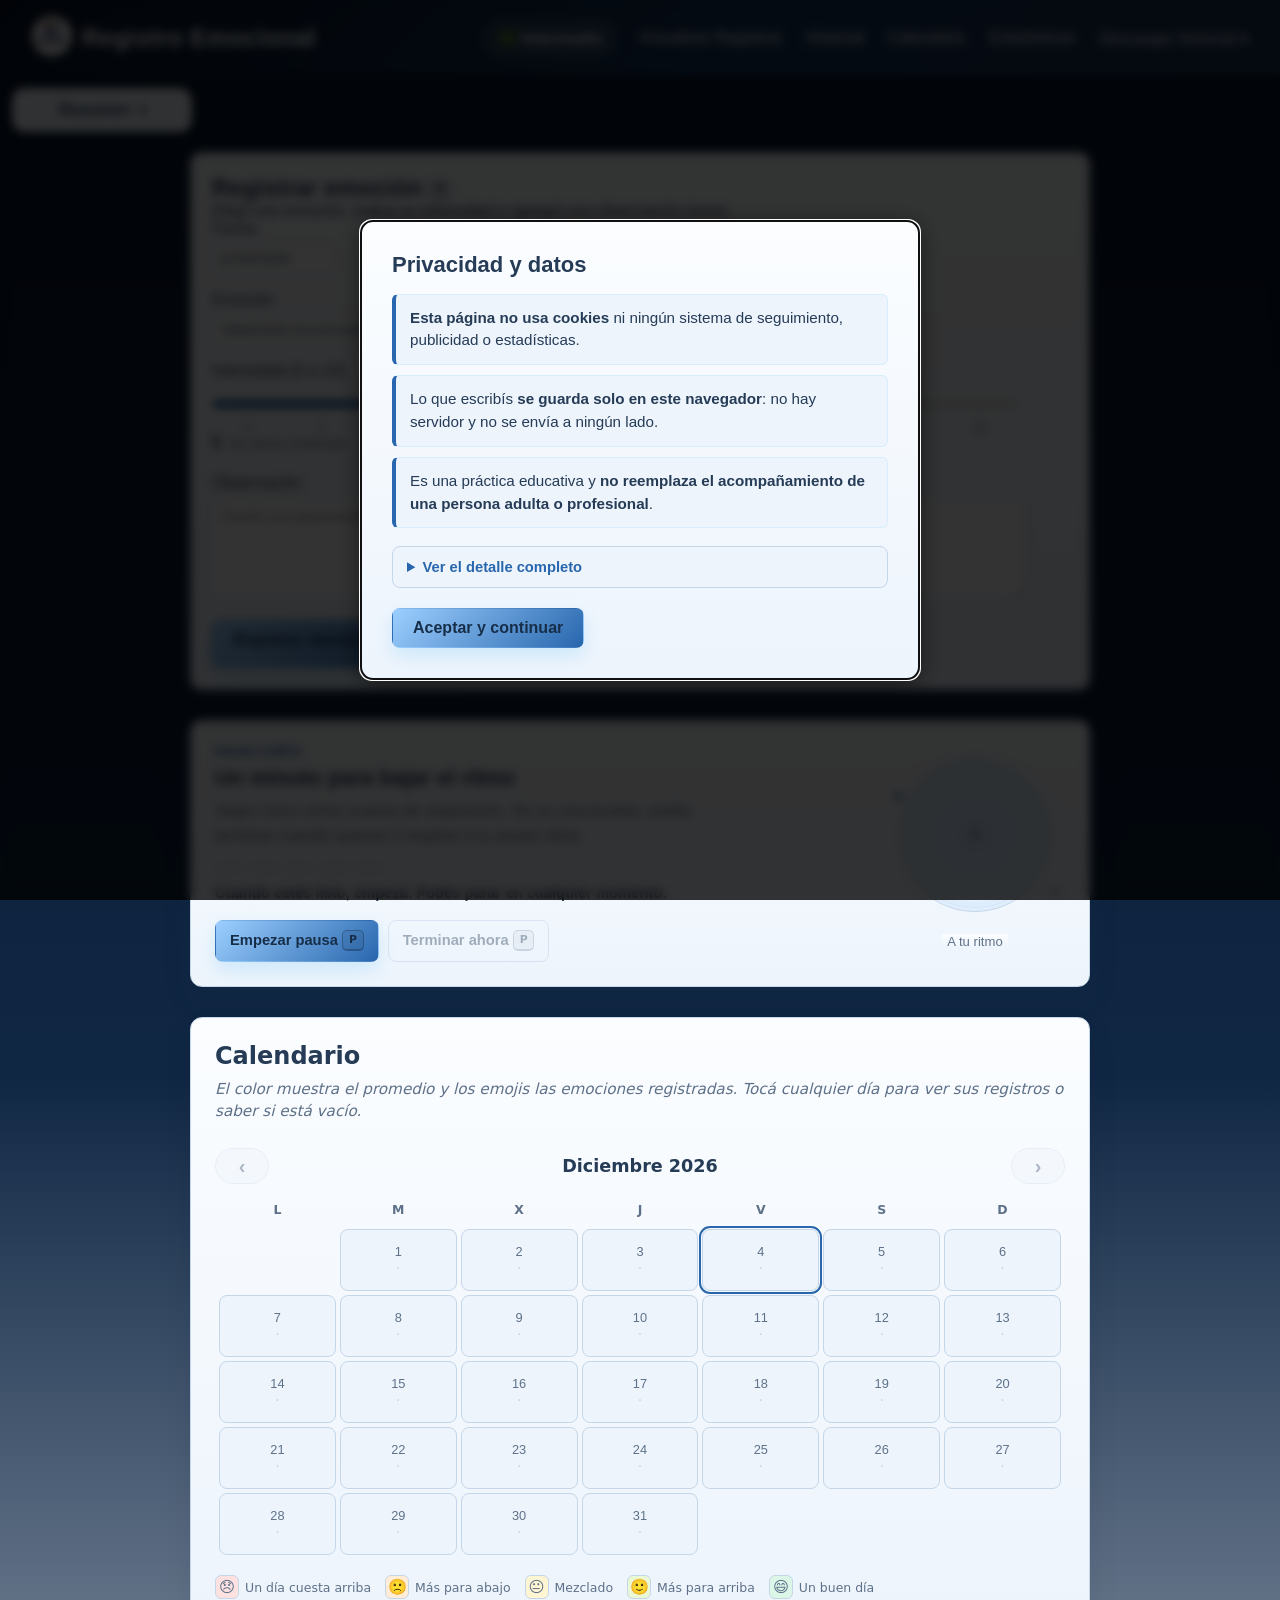
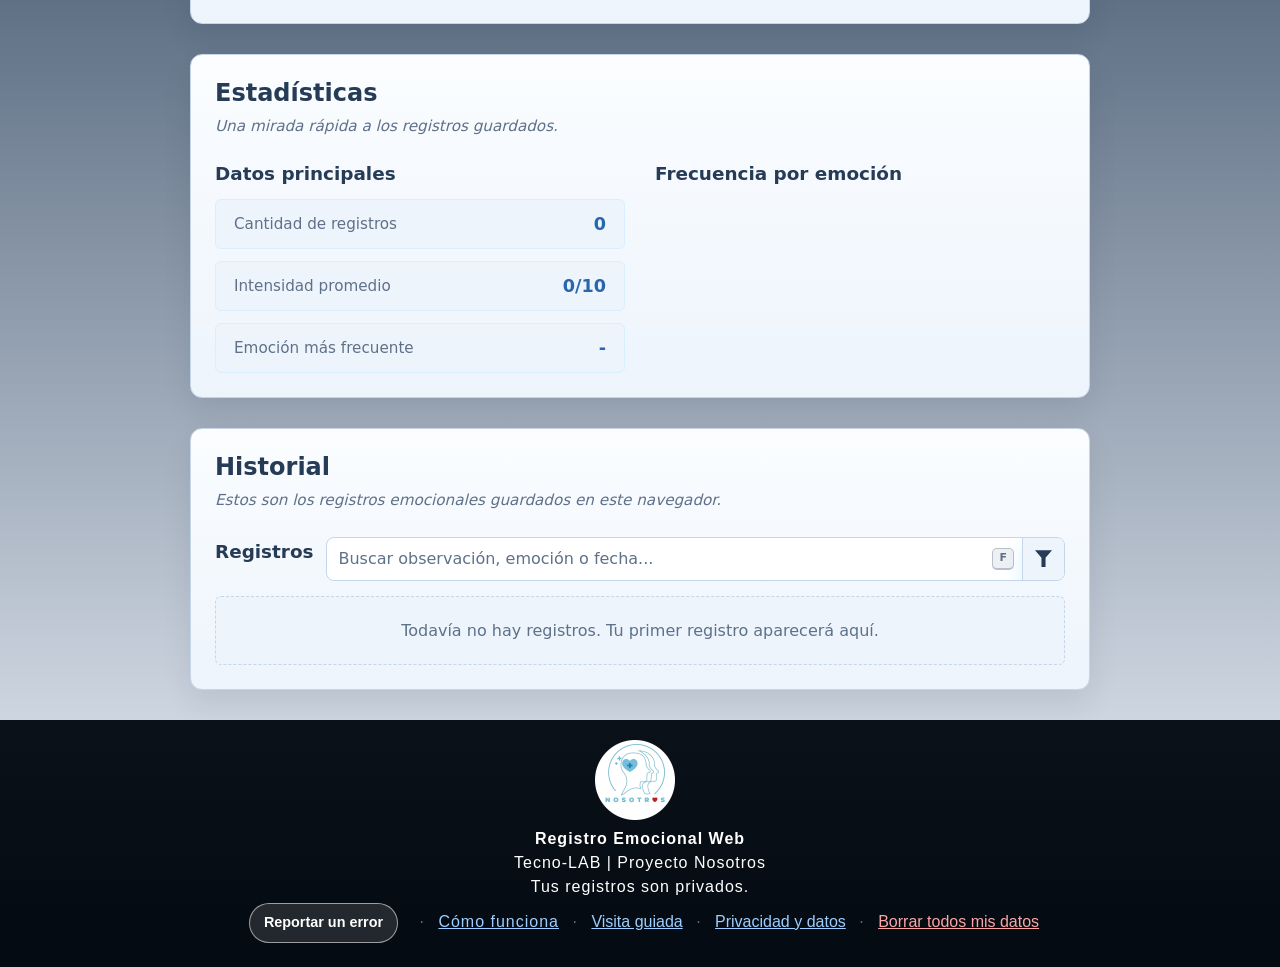
<file: index.html>
<!doctype html>
<html lang="es">
  <head>
    <meta charset="UTF-8" />
    <meta name="viewport" content="width=device-width, initial-scale=1.0" />
    <meta
      name="description"
      content="Registro emocional educativo de TECNO-LAB: anotá tu emoción, su intensidad y una observación. Los datos quedan guardados solo en tu navegador."
    />
    <meta name="theme-color" content="#2866ad" />
    <link rel="stylesheet" href="css/style.css" />
    <link rel="icon" type="image/png" href="img/favicon.png" />
    <link rel="manifest" href="manifest.json" />
    <link rel="apple-touch-icon" href="img/icono-512.png" />
    <title>Registro Emocional - TECNO-LAB</title>
    <script>
      document.documentElement.classList.add("app-cargando");
    </script>
  </head>
  <body>
    <nav class="navbar">
      <div class="logo">
        <a href="#inicio">
          <img src="img/favicon.png" alt="Proyecto Nosotros" class="logo-icon" />
        </a>
        <span class="logo-texto">Registro Emocional</span>
      </div>
      <button
        id="btn-menu"
        class="btn-menu"
        type="button"
        aria-label="Abrir menú"
        aria-expanded="false"
        aria-controls="menu-navegacion"
      >
        <span class="btn-menu-linea" aria-hidden="true"></span>
        <span class="btn-menu-linea" aria-hidden="true"></span>
        <span class="btn-menu-linea" aria-hidden="true"></span>
      </button>
      <button
        id="fondo-menu-movil"
        class="fondo-menu-movil"
        type="button"
        aria-label="Cerrar menú"
        hidden
      ></button>
      <ul id="menu-navegacion" class="nav-links">
        <li class="nav-tema">
          <button
            type="button"
            class="nav-boton theme-toggle"
            data-theme-toggle
            aria-label="Cambiar tema"
          >
            🌙 Oscuro
          </button>
        </li>
        <li>
          <button
            id="btn-actualizar-registros"
            class="nav-boton"
            type="button"
            aria-haspopup="dialog"
            aria-expanded="false"
            aria-controls="actualizar-registros"
          >
            Actualizar Registros
          </button>
        </li>
        <li><a href="#historial">Historial</a></li>
        <li><a href="#calendario">Calendario</a></li>
        <li><a href="#estadisticas">Estadísticas</a></li>
        <li id="menu-descargas" class="descargas">
          <button
            id="btn-descargas"
            class="nav-boton"
            type="button"
            aria-haspopup="true"
            aria-expanded="false"
            aria-controls="dropdown-descargas"
          >
            Descargar Historial ▾
          </button>

          <div id="dropdown-descargas" class="submenu-contenido">
            <button id="btn-descargar-texto" class="submenu-item" type="button">
              Descargar
            </button>
            <button id="btn-descargar-pdf" class="submenu-item" type="button">
              Descargar en PDF
            </button>
          </div>
        </li>
      </ul>
    </nav>

    <script>
      (() => {
        const root = document.documentElement;
        const buttons = document.querySelectorAll('[data-theme-toggle]');

        const themes = ['balanced', 'light', 'dark'];
        const labels = {
          balanced: '🌿 Intermedio',
          light: '☀️ Claro',
          dark: '🌙 Oscuro',
        };

        const setTheme = (theme) => {
          if (!themes.includes(theme)) theme = 'balanced';
          root.setAttribute('data-theme', theme);
          localStorage.setItem('registro-emocional-theme', theme);
          localStorage.setItem('archify-theme', theme === 'balanced' ? 'light' : theme);
          buttons.forEach((button) => {
            button.textContent = labels[theme];
            button.setAttribute('aria-label', `Cambiar tema, actual: ${labels[theme]}`);
          });
        };

        const savedTheme = localStorage.getItem('registro-emocional-theme') || 'balanced';
        setTheme(savedTheme);

        buttons.forEach((button) => {
          button.addEventListener('click', () => {
            const currentIndex = themes.indexOf(root.getAttribute('data-theme'));
            setTheme(themes[(currentIndex + 1) % themes.length]);
          });
        });
      })();
    </script>

    <div id="pantalla-carga" class="pantalla-estado pantalla-carga" role="status" aria-live="polite">
      <div class="estado-panel">
        <span class="indicador-carga" aria-hidden="true"></span>
        <p class="estado-etiqueta">REGISTRO EMOCIONAL</p>
        <h1>Preparando tu espacio</h1>
        <p>Estamos leyendo los datos guardados en este dispositivo.</p>
        <div class="estado-curiosidad">
          <span>¿Sabías que?</span>
          <p id="curiosidad-carga" aria-live="polite"></p>
        </div>
        <span class="estado-privacidad">Tus registros no se envían a ningún servidor.</span>
      </div>
    </div>

    <section
      id="pantalla-error"
      class="pantalla-estado pantalla-error"
      role="alertdialog"
      aria-modal="true"
      aria-labelledby="titulo-error-app"
      aria-describedby="mensaje-error-app detalle-error-app"
      hidden
    >
      <div class="estado-panel">
        <span id="icono-error-app" class="estado-icono-error" aria-hidden="true">!</span>
        <p class="estado-etiqueta">NO SE PUDO ABRIR</p>
        <h1 id="titulo-error-app">Algo interrumpió el inicio</h1>
        <p id="mensaje-error-app"></p>
        <p id="detalle-error-app" class="estado-detalle"></p>
        <div class="estado-acciones">
          <button id="btn-reintentar-app" type="button">Intentar de nuevo</button>
          <button id="btn-lectura-app" class="estado-secundario" type="button" hidden>
            Continuar en modo de lectura
          </button>
        </div>
      </div>
    </section>

    <script>
      (() => {
        const raiz = document.documentElement;
        const carga = document.getElementById("pantalla-carga");
        const error = document.getElementById("pantalla-error");
        const titulo = document.getElementById("titulo-error-app");
        const mensaje = document.getElementById("mensaje-error-app");
        const detalle = document.getElementById("detalle-error-app");
        const icono = document.getElementById("icono-error-app");
        const reintentar = document.getElementById("btn-reintentar-app");
        const lectura = document.getElementById("btn-lectura-app");
        const textoCuriosidad = document.getElementById("curiosidad-carga");
        const curiosidades = [
          "En un mismo día pueden convivir emociones opuestas; el calendario conserva sus emojis además del promedio.",
          "El cero del medidor significa intensidad mínima, no que no estés sintiendo nada.",
          "La observación es opcional: fecha, emoción e intensidad alcanzan para guardar un registro.",
          "El promedio del calendario combina la intensidad con si la emoción fue agradable o difícil.",
          "Un día sin registros también se puede tocar para ver su estado.",
          "La pausa dura un minuto: son cinco ciclos suaves de 4, 2 y 6 segundos.",
          "Cambiar el tema modifica los colores, no tus registros.",
          "Podés importar un respaldo válido desde «Actualizar Registros».",
          "Una vez abierta y guardada en el dispositivo, la app también puede funcionar sin conexión.",
          "Podés registrar más de una emoción en el mismo día; el historial las conserva por separado.",
        ];
        let indiceCuriosidad = Math.floor(Math.random() * curiosidades.length);
        const inicioCarga = performance.now();
        let iniciada = false;
        let temporizadorOcultarCarga = null;
        window.appLista = false;
        window.appSoloLectura = false;

        const mostrarCuriosidad = () => {
          textoCuriosidad.textContent = curiosidades[indiceCuriosidad];
          indiceCuriosidad = (indiceCuriosidad + 1) % curiosidades.length;
        };

        mostrarCuriosidad();
        const intervaloCuriosidades = window.setInterval(mostrarCuriosidad, 3600);

        const casos = {
          archivo: {
            titulo: "No llegó el archivo principal",
            mensaje: "El navegador no pudo cargar la parte interactiva de la página.",
            detalle: "Puede ocurrir si abriste una versión nueva sin conexión o si el archivo quedó bloqueado. Conectate y volvé a intentar.",
          },
          inicio: {
            titulo: "La aplicación no pudo iniciar",
            mensaje: "Un error inesperado interrumpió la preparación de la página.",
            detalle: "Tus datos locales no se borraron. Recargá para volver a intentarlo.",
          },
          demora: {
            titulo: "La página está tardando más de lo normal",
            mensaje: "La primera apertura sin conexión puede tardar si este dispositivo todavía no guardó una copia.",
            detalle: "Comprobá la conexión y reintentá. No cierres ni borres los datos del sitio.",
          },
          almacenamiento: {
            titulo: "El navegador no deja leer tus registros",
            mensaje: "El almacenamiento local está bloqueado o no disponible en esta sesión.",
            detalle: "Puede pasar en una ventana privada o en un dispositivo con políticas escolares. Podés entrar en modo de lectura; no guardaremos cambios.",
            lectura: true,
          },
          datos: {
            titulo: "Hay datos guardados con un formato inesperado",
            mensaje: "No pudimos interpretar todos los registros de este dispositivo.",
            detalle: "Para proteger el original, bloqueamos los cambios y no sobrescribimos esos datos. Podés revisar lo legible o importar un respaldo válido. No borres los datos del sitio.",
            lectura: true,
          },
          espacio: {
            titulo: "El almacenamiento de este sitio está lleno",
            mensaje: "El último registro no se guardó; el formulario conserva lo que escribiste.",
            detalle: "Descargá una copia de tus registros y liberá espacio del sitio en el navegador antes de volver a guardar.",
            lectura: true,
          },
        };

        window.mostrarErrorApp = (tipo) => {
          const caso = casos[tipo] || casos.inicio;
          titulo.textContent = caso.titulo;
          mensaje.textContent = caso.mensaje;
          detalle.textContent = caso.detalle;
          icono.textContent = tipo === "espacio" ? "⌁" : "!";
          lectura.hidden = !caso.lectura;
          carga.hidden = true;
          error.hidden = false;
          window.clearTimeout(temporizadorOcultarCarga);
          window.clearInterval(intervaloCuriosidades);
          raiz.classList.remove("app-cargando");
          requestAnimationFrame(() => reintentar.focus());
        };

        window.marcarAppLista = () => {
          iniciada = true;
          window.appLista = true;
          window.clearTimeout(temporizador);
          error.hidden = true;
          const demoraRestante = Math.max(
            0,
            1050 - (performance.now() - inicioCarga),
          );
          temporizadorOcultarCarga = window.setTimeout(() => {
            carga.hidden = true;
            raiz.classList.remove("app-cargando");
            window.clearInterval(intervaloCuriosidades);
          }, demoraRestante);
        };

        window.cerrarErrorApp = () => {
          error.hidden = true;
        };

        reintentar.addEventListener("click", () => window.location.reload());
        lectura.addEventListener("click", () => {
          window.appSoloLectura = true;
          error.hidden = true;
          if (typeof window.mostrarAviso === "function") {
            window.mostrarAviso("Modo de lectura: los datos no se modificarán.", "error");
          }
        });

        document.addEventListener("error", (evento) => {
          if (
            evento.target instanceof HTMLScriptElement &&
            new URL(evento.target.src).pathname.endsWith("/js/script.js")
          ) {
            window.mostrarErrorApp("archivo");
          }
        }, true);

        window.addEventListener("error", (evento) => {
          if (!iniciada && evento.target === window) {
            window.mostrarErrorApp("inicio");
          }
        });

        window.addEventListener("unhandledrejection", () => {
          if (!iniciada) window.mostrarErrorApp("inicio");
        });

        const temporizador = window.setTimeout(() => {
          if (!iniciada) window.mostrarErrorApp("demora");
        }, 15000);
      })();
    </script>

    <main>
      <section id="inicio" class="iniciocontenedor">
        <button
          id="btn-resumen"
          type="button"
          aria-expanded="false"
          aria-controls="contenido-resumen"
        >
          Resumen
        </button>
        <div id="contenido-resumen" class="contenido-inicio">
          <h3>Último registro</h3>
          <p id="resumen-fecha"><i>Sin registros</i></p>
          <h3>Intensidad</h3>
          <p id="resumen-intensidad"><i>Sin registros</i></p>
          <h3>Emoción más reciente</h3>
          <p id="resumen-emocion"><i>Sin registros</i></p>
        </div>
      </section>

      <section id="registrar">
        <div class="cajaregistrar">
          <h2>
            Registrar emoción
            <kbd class="atajo-tecla" aria-hidden="true">R</kbd>
          </h2>
          <p>
            <i
              >Elegí una emoción, indicá su intensidad y agregá una observación
              breve.</i
            >
          </p>

          <form id="form-emocion">
            <div class="campo-formulario">
              <label for="fecha">Fecha</label>
              <input class="casilladefecha" type="date" id="fecha" readonly />
            </div>

            <div class="campo-formulario">
              <label for="emocion-select">Emoción</label>
              <select
                id="emocion-select"
                class="selectemocion"
                aria-keyshortcuts="R"
              >
                <option value="" disabled selected style="display: none">
                  Seleccioná una emoción
                </option>
                <option value="😀 Felicidad">😀 Felicidad</option>
                <option value="😌 Calma">😌 Calma</option>
                <option value="😟 Ansiedad">😟 Ansiedad</option>
                <option value="😢 Tristeza">😢 Tristeza</option>
                <option value="😠 Enojo">😠 Enojo</option>
                <option value="💪 Motivación">💪 Motivación</option>
                <option value="😤 Frustración">😤 Frustración</option>
                <option value="😳 Vergüenza">😳 Vergüenza</option>
                <option value="😥 Culpa">😥 Culpa</option>
                <option value="😎 Orgullo">😎 Orgullo</option>
                <option value="🥰 Gratitud">🥰 Gratitud</option>
                <option value="😍 Amor">😍 Amor</option>
                <option value="😒 Celos">😒 Celos</option>
                <option value="😖 Envidia">😖 Envidia</option>
                <option value="😞 Decepción">😞 Decepción</option>
                <option value="😇 Esperanza">😇 Esperanza</option>
              </select>
            </div>

            <div class="campo-formulario">
              <label for="intensidad">Intensidad (0 a 10)</label>
              <input
                type="range"
                class="intensidadmedidor"
                id="intensidad"
                min="0"
                max="10"
                step="1"
                value="5"
              />
              <div class="escala-intensidad" aria-hidden="true">
                <span>0</span><span>1</span><span>2</span><span>3</span
                ><span>4</span><span>5</span><span>6</span><span>7</span
                ><span>8</span><span>9</span><span>10</span>
              </div>
              <div class="resultado-intensidad">
                <strong id="valor-intensidad">5</strong>
                <span id="descripcion-intensidad">Se siente moderada</span>
              </div>
              <p
                id="aviso-intensidad"
                class="aviso-intensidad"
                role="status"
                aria-live="polite"
                hidden
              ></p>
            </div>

            <div class="campo-formulario">
              <label for="observacion">Observación</label>
              <textarea
                id="observacion"
                placeholder="Escribí una observación breve"
                class="areadeobservacion"
              ></textarea>
            </div>

            <button type="submit" aria-keyshortcuts="Control+Enter Meta+Enter">
              Registrar emoción
              <span class="atajo-pista" aria-hidden="true">
                <kbd>Ctrl</kbd><kbd>↵</kbd>
              </span>
            </button>
          </form>
        </div>
        <div
          id="aviso-pagina"
          class="aviso-pagina"
          role="status"
          aria-live="polite"
          aria-atomic="true"
        >
          <span class="aviso-pagina-texto"></span>
          <button
            id="btn-cerrar-aviso-pagina"
            class="btn-cerrar-aviso"
            type="button"
            aria-label="Cerrar aviso"
            title="Cerrar aviso"
            hidden
          >
            ×
          </button>
        </div>

        <aside
          id="actualizar-registros"
          class="panel-actualizar-registros"
          role="dialog"
          aria-modal="true"
          aria-labelledby="titulo-actualizar-registros"
          aria-hidden="true"
        >
          <button
            id="btn-cerrar-actualizar"
            class="btn-cerrar-actualizar"
            type="button"
            aria-label="Cerrar pegar registro"
          >
            X
          </button>
          <h2 id="titulo-actualizar-registros">Actualizar registros</h2>
          <p>Pegá aquí el contenido descargado para recuperar tus registros.</p>
          <div class="selector-archivo" role="group" aria-label="Importar archivo de respaldo">
            <span class="selector-archivo-titulo">Importar archivo de respaldo</span>
            <span class="selector-archivo-mensaje"
              >Arrastrá el archivo aquí o seleccionalo desde tu dispositivo</span
            >
            <button id="btn-seleccionar-archivo" class="btn-seleccionar-archivo" type="button">
              Seleccionar archivo
            </button>
            <span id="nombre-archivo-seleccionado" class="selector-archivo-nombre"
              >Ningún archivo seleccionado</span
            >
            <input
              id="archivo-registros"
              type="file"
              aria-label="Archivo de respaldo"
              hidden
              accept=".txt,.json,.csv,text/plain,application/json,text/csv"
            />
          </div>
          <label class="etiqueta-pegar" for="registro-para-pegar"
            >Contenido del respaldo</label
          >
          <textarea
            id="registro-para-pegar"
            placeholder="Pegá aquí el registro descargado"
          ></textarea>
          <button id="btn-importar-registro" type="button">
            Actualizar registros
          </button>
        </aside>

        <aside
          id="modal-sugerencia"
          class="panel-sugerencia"
          role="dialog"
          aria-modal="true"
          aria-labelledby="titulo-sugerencia"
          aria-hidden="true"
          tabindex="-1"
        >
          <button
            id="btn-cerrar-sugerencia"
            class="btn-cerrar-sugerencia"
            type="button"
            aria-label="Cerrar sugerencia"
          >
            X
          </button>
          <p id="sugerencia-emocion" class="sugerencia-emocion"></p>
          <h2 id="titulo-sugerencia"></h2>
          <p id="sugerencia-intro" class="sugerencia-intro"></p>
          <ul id="sugerencia-ideas" class="sugerencia-ideas"></ul>
          <p id="sugerencia-ayuda" class="sugerencia-ayuda" hidden></p>
          <button id="btn-listo-sugerencia" type="button">Entendido</button>
        </aside>

        <aside
          id="modal-borrar"
          class="panel-borrar"
          role="alertdialog"
          aria-modal="true"
          aria-labelledby="titulo-borrar"
          aria-describedby="texto-borrar"
          aria-hidden="true"
          tabindex="-1"
        >
          <h2 id="titulo-borrar">¿Borrar todos tus datos?</h2>
          <p id="texto-borrar"></p>
          <p class="borrar-aviso">
            Esto no se puede deshacer. Si querés conservar tus registros,
            cancelá y descargalos antes desde
            <strong>Descargar Historial</strong>.
          </p>
          <div class="borrar-acciones">
            <button id="btn-cancelar-borrar" type="button">Cancelar</button>
            <button id="btn-confirmar-borrar" class="btn-peligro" type="button">
              Sí, borrar todo
            </button>
          </div>
        </aside>

        <aside
          id="modal-reportar-bug"
          class="panel-reportar-bug"
          role="dialog"
          aria-modal="true"
          aria-labelledby="titulo-reportar-bug"
          aria-describedby="info-reportar-bug"
          aria-hidden="true"
          tabindex="-1"
        >
          <button
            id="btn-cerrar-reportar-bug"
            class="btn-cerrar-actualizar"
            type="button"
            aria-label="Cerrar formulario de errores"
          >
            ×
          </button>
          <h2 id="titulo-reportar-bug">Reportar un error</h2>
          <div id="info-reportar-bug" class="info-reportar-bug">
            <p>
              Ayudanos a mejorar la aplicación. El reporte y la imagen se
              enviarán al equipo de Proyecto Nosotros por Google Apps Script y
              Gmail; el servicio guardará únicamente un identificador anónimo
              para contar los envíos diarios. La web seguirá alojada en
              GitHub Pages; Google solo procesa el envío.
            </p>
            <ul>
              <li>
                Se permiten hasta <strong>3 reportes por día por navegador</strong>.
                Borrar los datos del sitio o cambiar de navegador puede crear
                un identificador distinto, así que el límite ayuda a ordenar
                los envíos pero no identifica a una persona.
              </li>
              <li>
                La imagen debe ser PNG, JPG o WebP y pesar como máximo 4 MB.
                Revisá que no muestre datos personales antes de enviarla.
              </li>
              <li>
                El tipo, los pasos, el resultado esperado, la página y el
                navegador ayudan a reproducir el problema. Los campos
                opcionales se pueden dejar vacíos.
              </li>
            </ul>
            <p id="aviso-config-reportes" class="aviso-config-reportes" hidden>
              El formulario todavía no está conectado. Falta activar el
              servicio de Google Apps Script y configurar su URL; la web
              seguirá funcionando desde GitHub Pages.
            </p>
          </div>
          <form id="form-reportar-bug" class="form-reportar-bug">
            <div class="campo-reporte campo-reporte-trampa" aria-hidden="true">
              <label for="reporte-sitio">Dejá este campo vacío</label>
              <input
                id="reporte-sitio"
                name="website"
                type="text"
                tabindex="-1"
                autocomplete="off"
              />
            </div>
            <div class="campo-reporte">
              <label for="reporte-tipo">Tipo de problema *</label>
              <select id="reporte-tipo" name="type" required>
                <option value="visual">Visual o de diseño</option>
                <option value="funcional">Botón o función no funciona</option>
                <option value="contenido">Texto o información incorrecta</option>
                <option value="rendimiento">Lentitud o bloqueo</option>
                <option value="otro">Otro</option>
              </select>
            </div>
            <div class="campo-reporte">
              <label for="reporte-descripcion">Descripción del error *</label>
              <textarea
                id="reporte-descripcion"
                name="description"
                minlength="20"
                maxlength="3000"
                rows="4"
                required
                placeholder="¿Qué pasó? ¿Qué estabas intentando hacer?"
              ></textarea>
            </div>
            <div class="campo-reporte">
              <label for="reporte-pasos">Pasos para reproducirlo (opcional)</label>
              <textarea
                id="reporte-pasos"
                name="steps"
                maxlength="1500"
                rows="3"
                placeholder="1. Abrí… 2. Presioná… 3. Ocurre…"
              ></textarea>
            </div>
            <div class="campo-reporte">
              <label for="reporte-esperado">¿Qué esperabas que ocurriera? (opcional)</label>
              <input
                id="reporte-esperado"
                name="expected"
                type="text"
                maxlength="500"
              />
            </div>
            <div class="campo-reporte">
              <label for="reporte-imagen">Imagen del error * (PNG, JPG o WebP; hasta 4 MB)</label>
              <input
                id="reporte-imagen"
                name="screenshot"
                type="file"
                accept="image/png,image/jpeg,image/webp"
                required
              />
              <span id="reporte-imagen-nombre" class="reporte-ayuda"
                >La imagen es obligatoria para enviar el reporte.</span
              >
            </div>
            <label class="consentimiento-reporte" for="reporte-consentimiento">
              <input
                id="reporte-consentimiento"
                name="consent"
                type="checkbox"
                required
              />
              <span>
                Confirmo que revisé la imagen y acepto enviar este reporte al
                equipo de Proyecto Nosotros.
              </span>
            </label>
            <p
              id="estado-reporte-bug"
              class="estado-reporte-bug"
              role="status"
              aria-live="polite"
              hidden
            ></p>
            <button id="btn-enviar-reporte-bug" type="submit">
              Enviar reporte
            </button>
          </form>
        </aside>

        <div id="modal-overlay-bg" class="modal-overlay-bg" hidden></div>

        <div id="contenedorBloqueo" class="pantalla-bloqueo-privacidad oculto">
          <div
            class="importante-privacidad"
            id="aviso-privacidad"
            role="dialog"
            aria-modal="true"
            aria-labelledby="titulo-privacidad"
            tabindex="-1"
          >
            <button
              id="btn-cerrar-privacidad"
              class="btn-cerrar-privacidad"
              type="button"
              aria-label="Cerrar la nota de privacidad"
            >
              X
            </button>

            <h3 id="titulo-privacidad">Privacidad y datos</h3>

            <ul class="privacidad-resumen">
              <li>
                <strong>Esta página no usa cookies</strong> ni ningún sistema de
                seguimiento, publicidad o estadísticas.
              </li>
              <li>
                Lo que escribís
                <strong>se guarda solo en este navegador</strong>: no hay
                servidor y no se envía a ningún lado.
              </li>
              <li>
                Es una práctica educativa y
                <strong
                  >no reemplaza el acompañamiento de una persona adulta o
                  profesional</strong
                >.
              </li>
            </ul>

            <details id="privacidad-detalle" class="privacidad-detalle">
              <summary>Ver el detalle completo</summary>

              <h4>Qué se guarda y dónde</h4>
              <p>
                Todo queda en el almacenamiento local de este navegador, en este
                dispositivo. Son tres cosas:
              </p>
              <ul>
                <li>
                  <code>registros_emocionales</code>: tus registros, con fecha,
                  emoción, intensidad y observación.
                </li>
                <li>
                  <code>nota_educativa_aceptada</code>: una marca para no
                  mostrarte este aviso en cada visita.
                </li>
                <li>
                  <code>visita_guiada_vista</code>: una marca para no repetirte
                  la visita guiada cada vez que entrás.
                </li>
              </ul>
              <p>
                Además, el navegador guarda una copia de los archivos de la
                página para que funcione sin conexión. Son archivos del sitio,
                no datos tuyos.
              </p>

              <h4>Cookies y servicios de terceros</h4>
              <p>
                No hay ninguno. La página no usa cookies y no carga nada desde
                otros sitios: ni fuentes, ni analítica, ni botones de redes
                sociales. Tampoco hay publicidad.
              </p>

              <h4>Quién puede ver tus registros</h4>
              <p>
                Cualquier persona que use este mismo navegador en este
                dispositivo. Si estás en una computadora compartida —del aula,
                de la escuela o de tu casa— tené en cuenta que tus registros
                quedan ahí hasta que los borres.
              </p>

              <h4>Cómo borrar todo</h4>
              <p>
                Con el botón <strong>Borrar todos mis datos</strong> que está al
                pie de la página: elimina tus registros y esta marca de
                aceptación, y te pide confirmación antes. También podés hacerlo
                desde la configuración de tu navegador, borrando los datos de
                este sitio.
              </p>

              <h4>Si descargás tus registros</h4>
              <p>
                El archivo JSON o el PDF salen del navegador y quedan guardados
                en tu dispositivo. Desde ese momento, dónde los guardás y con
                quién los compartís depende de vos.
              </p>

              <h4>Dónde está publicada la página</h4>
              <p>
                Los archivos se sirven desde GitHub Pages. Como cualquier
                servidor web, puede registrar datos técnicos de la visita, por
                ejemplo la dirección IP. Eso corresponde al servicio de
                alojamiento y no tiene relación con tus registros, que nunca
                salen de tu dispositivo.
              </p>

              <h4>Una aclaración</h4>
              <p>
                Este es un proyecto escolar del taller y este aviso está escrito
                en lenguaje simple para que se entienda. No es un texto legal
                redactado por profesionales.
              </p>
            </details>

            <button id="btnEntendido" type="button">Aceptar y continuar</button>
          </div>
        </div>
      </section>

      <section id="pausa-calma" class="pausa-contenedor" aria-labelledby="titulo-pausa">
        <div class="pausa-contenido">
          <p class="pausa-etiqueta">PAUSA CORTA</p>
          <h2 id="titulo-pausa">Un minuto para bajar el ritmo</h2>
          <p class="pausa-descripcion">
            Seguí cinco ciclos suaves de respiración. No es una prueba: podés
            terminar cuando quieras o respirar a tu propio ritmo.
          </p>
          <div class="pausa-progreso" aria-label="Cinco ciclos" aria-hidden="true">
            <span class="pausa-ciclo" data-ciclo="0"></span>
            <span class="pausa-ciclo" data-ciclo="1"></span>
            <span class="pausa-ciclo" data-ciclo="2"></span>
            <span class="pausa-ciclo" data-ciclo="3"></span>
            <span class="pausa-ciclo" data-ciclo="4"></span>
          </div>
          <p id="pausa-instruccion" class="pausa-instruccion" role="status" aria-live="polite">
            Cuando estés listo, empezá. Podés parar en cualquier momento.
          </p>
          <div class="pausa-acciones">
            <button id="btn-iniciar-pausa" type="button" aria-keyshortcuts="P">
              <span id="texto-btn-iniciar-pausa">Empezar pausa</span>
              <kbd class="atajo-tecla" aria-hidden="true">P</kbd>
            </button>
            <button
              id="btn-detener-pausa"
              class="pausa-detener"
              type="button"
              aria-keyshortcuts="P"
              disabled
            >
              Terminar ahora
              <kbd class="atajo-tecla" aria-hidden="true">P</kbd>
            </button>
          </div>
        </div>
        <div class="pausa-visualizacion" aria-hidden="true">
          <span class="pausa-orbita"></span>
          <div id="pausa-circulo" class="pausa-circulo">
            <span class="pausa-onda" aria-hidden="true"></span>
            <span class="pausa-onda pausa-onda-secundaria" aria-hidden="true"></span>
            <span id="pausa-cuenta" class="pausa-cuenta">·</span>
          </div>
          <span class="pausa-visual-etiqueta">A tu ritmo</span>
        </div>
      </section>

      <section id="calendario" class="calendario-contenedor">
        <h2 class="calendario-titulo">Calendario</h2>
        <p class="calendario-descripcion">
          El color muestra el promedio y los emojis las emociones registradas.
          Tocá cualquier día para ver sus registros o saber si está vacío.
        </p>

        <div class="calendario-controles">
          <button
            id="btn-mes-anterior"
            class="btn-mes"
            type="button"
            aria-label="Mes anterior"
          >
            ‹
          </button>
          <h3 id="calendario-mes" class="calendario-mes" aria-live="polite">
            &nbsp;
          </h3>
          <button
            id="btn-mes-siguiente"
            class="btn-mes"
            type="button"
            aria-label="Mes siguiente"
          >
            ›
          </button>
        </div>

        <table class="calendario-grilla">
          <caption class="visualmente-oculto">
            Promedio emocional de cada día del mes
          </caption>
          <thead>
            <tr>
              <th scope="col"><abbr title="Lunes">L</abbr></th>
              <th scope="col"><abbr title="Martes">M</abbr></th>
              <th scope="col"><abbr title="Miércoles">X</abbr></th>
              <th scope="col"><abbr title="Jueves">J</abbr></th>
              <th scope="col"><abbr title="Viernes">V</abbr></th>
              <th scope="col"><abbr title="Sábado">S</abbr></th>
              <th scope="col"><abbr title="Domingo">D</abbr></th>
            </tr>
          </thead>
          <tbody id="calendario-dias"></tbody>
        </table>

        <ul id="calendario-leyenda" class="calendario-leyenda"></ul>

        <div
          id="calendario-detalle"
          class="calendario-detalle"
          role="status"
          aria-live="polite"
        ></div>
      </section>

      <section id="estadisticas" class="estadisticas-contenedor">
        <h2 class="estadisticas-titulo">Estadísticas</h2>
        <p class="estadisticas-descripcion">
          Una mirada rápida a los registros guardados.
        </p>

        <div class="estadisticas-panel">
          <div class="bloque-datos">
            <h3 class="bloque-subtitulo">Datos principales</h3>
            <div class="tarjetas-grid">
              <div class="tarjeta-dato">
                <span>Cantidad de registros</span>
                <strong id="stat-cantidad">0</strong>
              </div>
              <div class="tarjeta-dato">
                <span>Intensidad promedio</span>
                <strong id="stat-promedio">0/10</strong>
              </div>
              <div class="tarjeta-dato">
                <span>Emoción más frecuente</span>
                <strong id="stat-frecuente">-</strong>
              </div>
            </div>
          </div>

          <div class="bloque-frecuencias">
            <h3 class="bloque-subtitulo">Frecuencia por emoción</h3>
            <ul id="stat-frecuencias" class="lista-frecuencias"></ul>
          </div>
        </div>
      </section>

      <section id="historial" class="historial-contenedor">
        <h2 class="historial-titulo">Historial</h2>
        <p class="historial-descripcion">
          Estos son los registros emocionales guardados en este navegador.
        </p>

        <div class="registros-bloque">
          <div class="encabezado-registros">
            <h3 class="registros-subtitulo">Registros</h3>
            <div
              class="barra-busqueda-historial"
              role="search"
              aria-label="Buscar en el historial"
            >
              <input
                type="search"
                id="campo-busqueda-historial"
                class="campo-busqueda-historial"
                aria-label="Buscar observación, emoción o fecha"
                aria-keyshortcuts="F"
                placeholder="Buscar observación, emoción o fecha..."
                autocomplete="off"
              />
              <kbd class="atajo-tecla atajo-busqueda" aria-hidden="true">F</kbd>
              <button
                id="btn-buscar-historial"
                class="btn-buscar-historial"
                type="button"
                aria-label="Mostrar filtros del historial"
                aria-expanded="false"
                aria-controls="busqueda-historial"
              >
                <span class="icono-filtro" aria-hidden="true"></span>
              </button>
            </div>
          </div>
          <div
            id="busqueda-historial"
            class="busqueda-historial"
            aria-label="Filtros avanzados del historial"
            hidden
          >
            <div class="filtros-historial">
              <div class="campo-filtro-historial">
                <label for="filtro-emocion-historial">Emoción</label>
                <select id="filtro-emocion-historial">
                  <option value="">Todas</option>
                </select>
              </div>
              <div class="campo-filtro-historial">
                <label for="filtro-intensidad-historial">Intensidad</label>
                <select id="filtro-intensidad-historial">
                  <option value="">Todas</option>
                  <option value="0">0</option>
                  <option value="1">1</option>
                  <option value="2">2</option>
                  <option value="3">3</option>
                  <option value="4">4</option>
                  <option value="5">5</option>
                  <option value="6">6</option>
                  <option value="7">7</option>
                  <option value="8">8</option>
                  <option value="9">9</option>
                  <option value="10">10</option>
                </select>
              </div>
              <div class="campo-filtro-historial filtro-fecha-historial">
                <label for="filtro-fecha-desde">Fecha (desde / hasta)</label>
                <div class="rango-fecha-historial">
                  <input
                    type="date"
                    id="filtro-fecha-desde"
                    aria-label="Fecha desde"
                    title="Desde"
                  />
                  <span aria-hidden="true">a</span>
                  <input
                    type="date"
                    id="filtro-fecha-hasta"
                    aria-label="Fecha hasta"
                    title="Hasta"
                  />
                </div>
              </div>
              <button id="btn-limpiar-filtros" class="btn-limpiar-filtros" type="button">
                Limpiar filtros
              </button>
            </div>
          </div>
          <div id="lista-historial" class="lista-registros"></div>
        </div>
      </section>
    </main>

    <div id="visita-guiada" class="visita-guiada" hidden>
      <div id="visita-foco" class="visita-foco"></div>
      <div
        id="visita-globo"
        class="visita-globo"
        role="dialog"
        aria-modal="true"
        aria-labelledby="visita-titulo"
        aria-describedby="visita-texto"
        tabindex="-1"
      >
        <p id="visita-paso" class="visita-paso"></p>
        <h2 id="visita-titulo" class="visita-titulo"></h2>
        <p id="visita-texto" class="visita-texto"></p>
        <div class="visita-acciones">
          <button id="btn-visita-saltar" class="visita-secundario" type="button">
            Saltar
          </button>
          <div class="visita-navegacion">
            <button
              id="btn-visita-anterior"
              class="visita-secundario"
              type="button"
            >
              Anterior
            </button>
            <button id="btn-visita-siguiente" type="button">Siguiente</button>
          </div>
        </div>
      </div>
    </div>

    <div
      id="aviso-actualizacion"
      class="aviso-actualizacion"
      role="status"
      aria-live="polite"
      hidden
    >
      <span>Hay una versión nueva de la página.</span>
      <button id="btn-actualizar-version" type="button">Actualizar</button>
      <button
        id="btn-cerrar-aviso-actualizacion"
        class="btn-cerrar-aviso-actualizacion"
        type="button"
        aria-label="Cerrar aviso de actualización"
        title="Cerrar aviso"
      >
        ×
      </button>
    </div>

    <footer id="pie-pagina">
      <img
        src="img/icono-circular.png"
        alt="logo Proyecto Nosotros"
        class="logo-icon-footer"
      />
      <p><strong>Registro Emocional Web</strong></p>
      <p>Tecno-LAB | Proyecto Nosotros</p>
      <p>Tus registros son privados.</p>
      <p>
        <button
          id="btn-reportar-bug"
          class="btn-reportar-bug"
          type="button"
          aria-haspopup="dialog"
          aria-expanded="false"
          aria-controls="modal-reportar-bug"
        >
          Reportar un error
        </button>
        <span class="separador-pie" aria-hidden="true">·</span>
        <a class="enlace-privacidad" href="docs/index.html">Cómo funciona</a>
        <span class="separador-pie" aria-hidden="true">·</span>
        <button
          id="btn-ver-visita"
          class="enlace-privacidad"
          type="button"
        >
          Visita guiada
        </button>
        <span class="separador-pie" aria-hidden="true">·</span>
        <button
          id="btn-ver-privacidad"
          class="enlace-privacidad"
          type="button"
        >
          Privacidad y datos
        </button>
        <span class="separador-pie" aria-hidden="true">·</span>
        <button
          id="btn-borrar-datos"
          class="enlace-privacidad enlace-peligro"
          type="button"
        >
          Borrar todos mis datos
        </button>
      </p>
    </footer>
    <!-- jsPDF 2.5.1, servido desde el repo para que el PDF también
         funcione sin conexión. -->
    <script src="js/jspdf.umd.min.js"></script>
    <script src="js/reportes-config.js"></script>
    <script src="js/script.js"></script>
  </body>
</html>
</file>
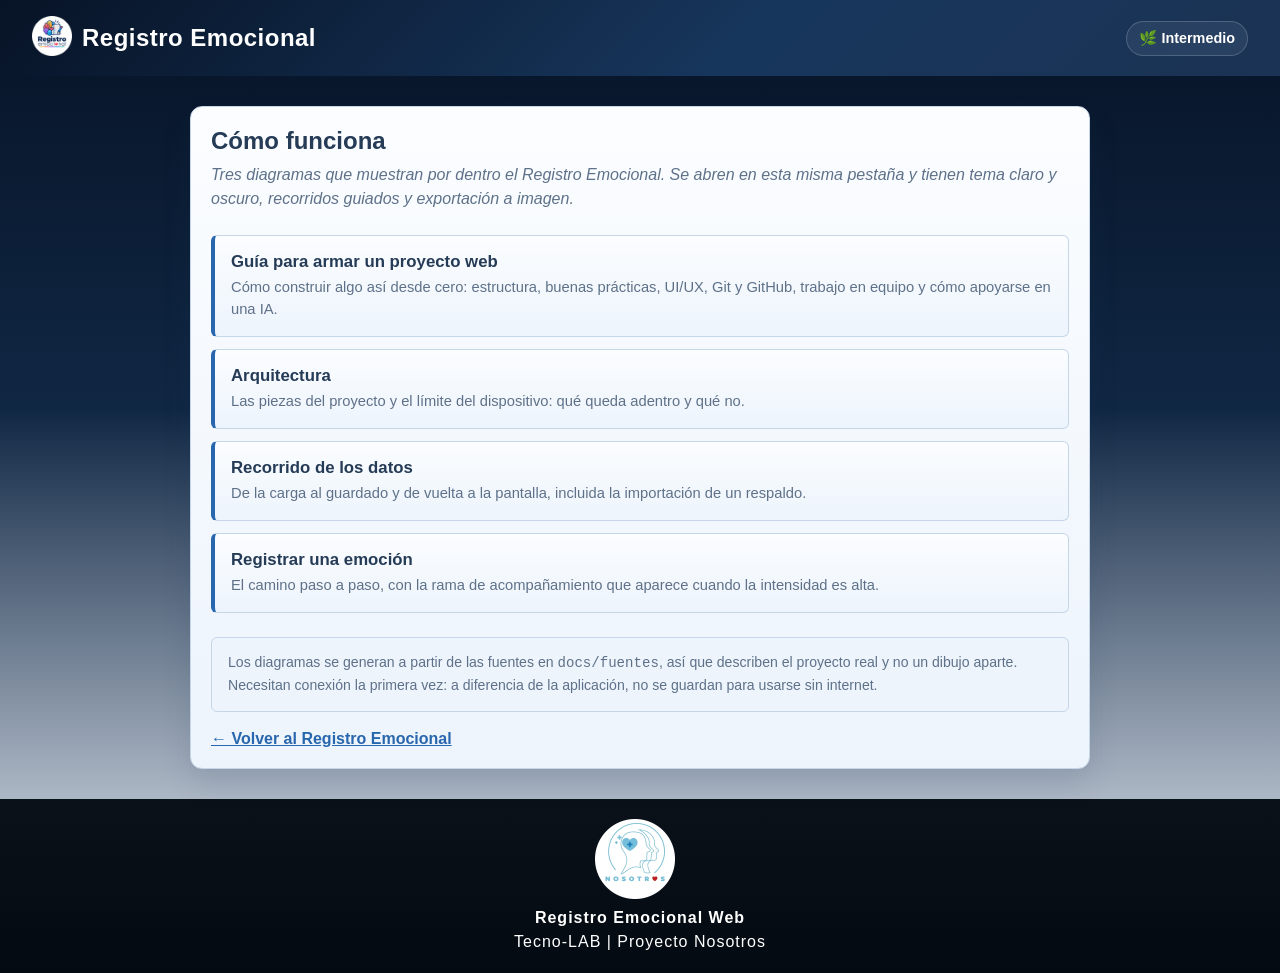
<file: docs/index.html>
<!doctype html>
<html lang="es">
  <head>
    <meta charset="UTF-8" />
    <meta name="viewport" content="width=device-width, initial-scale=1.0" />
    <meta
      name="description"
      content="Diagramas del Registro Emocional de TECNO-LAB: arquitectura, recorrido de los datos y camino de un registro."
    />
    <meta name="theme-color" content="#2866ad" />
    <link rel="stylesheet" href="../css/style.css" />
    <link rel="icon" type="image/png" href="../img/favicon.png" />
    <title>Cómo funciona · Registro Emocional</title>
    <style>
      .portada {
        width: var(--ancho-caja);
        margin: 30px auto;
        padding: 20px;
        border: 1px solid var(--borde);
        border-radius: 12px;
        background: var(--panel-gradiente);
        box-shadow: 0 14px 30px var(--sombra);
        color: var(--texto);
        animation: portada-aparece 420ms cubic-bezier(0.2, 0.7, 0.2, 1) both;
        transition: background 240ms ease, border-color 240ms ease, color 240ms ease;
      }

      .portada h1 {
        margin-bottom: 8px;
        font-size: 1.5rem;
      }

      .portada-intro {
        margin-bottom: 24px;
        color: var(--texto-suave);
        font-style: italic;
        line-height: 1.5;
      }

      .lista-diagramas {
        display: flex;
        flex-direction: column;
        gap: 12px;
        margin: 0 0 24px;
        padding: 0;
        list-style: none;
      }

      .lista-diagramas a {
        display: block;
        padding: 16px;
        border: 1px solid var(--borde);
        border-left: 4px solid var(--celeste-fuerte);
        border-radius: 6px;
        background: var(--panel-gradiente);
        color: var(--texto);
        text-decoration: none;
        transition:
          transform 0.2s ease,
          box-shadow 0.2s ease,
          border-color 0.2s ease,
          color 0.2s ease,
          background 240ms ease;
      }

      .lista-diagramas li {
        animation: enlace-aparece 360ms cubic-bezier(0.2, 0.7, 0.2, 1) both;
      }

      .lista-diagramas li:nth-child(1) { animation-delay: 70ms; }
      .lista-diagramas li:nth-child(2) { animation-delay: 130ms; }
      .lista-diagramas li:nth-child(3) { animation-delay: 190ms; }
      .lista-diagramas li:nth-child(4) { animation-delay: 250ms; }

      .lista-diagramas a:hover,
      .lista-diagramas a:focus-visible {
        border-left-color: var(--celeste-oscuro);
        outline: 2px solid var(--celeste-fuerte);
        outline-offset: 2px;
        box-shadow: 0 6px 16px var(--sombra);
        transform: translateY(-2px);
      }

      .diagrama-titulo {
        display: block;
        margin-bottom: 4px;
        font-size: 1.05rem;
        font-weight: 600;
      }

      .diagrama-detalle {
        color: var(--texto-suave);
        font-size: 0.92rem;
        line-height: 1.5;
      }

      .portada-nota {
        padding: 14px 16px;
        border: 1px solid var(--borde);
        border-radius: 6px;
        background-color: var(--bg-panel-2);
        color: var(--texto-suave);
        font-size: 0.88rem;
        line-height: 1.55;
        transition: background-color 240ms ease, border-color 240ms ease, color 240ms ease;
      }

      .volver {
        display: inline-block;
        margin-top: 18px;
        color: var(--celeste-fuerte);
        font-weight: 600;
      }

      .volver:focus-visible {
        outline: 2px solid var(--celeste-fuerte);
        outline-offset: 4px;
      }

      @keyframes portada-aparece {
        from { opacity: 0; transform: translateY(8px); }
        to { opacity: 1; transform: translateY(0); }
      }

      @keyframes enlace-aparece {
        from { opacity: 0; transform: translateY(7px); }
        to { opacity: 1; transform: translateY(0); }
      }

      @media (prefers-reduced-motion: reduce) {
        .portada,
        .lista-diagramas li {
          animation: none;
        }

        .lista-diagramas a {
          transition: none;
        }
      }
    </style>
  </head>
  <body>
    <nav class="navbar">
      <div class="logo">
        <a href="../index.html">
          <img
            src="../img/favicon.png"
            alt="Proyecto Nosotros"
            class="logo-icon"
          />
        </a>
        <span class="logo-texto">Registro Emocional</span>
      </div>
      <button
        type="button"
        class="nav-boton theme-toggle"
        data-theme-toggle
        aria-label="Cambiar tema"
      >
        🌙 Oscuro
      </button>
    </nav>

    <script>
      (() => {
        const root = document.documentElement;
        const buttons = document.querySelectorAll('[data-theme-toggle]');

        const themes = ['balanced', 'light', 'dark'];
        const labels = {
          balanced: '🌿 Intermedio',
          light: '☀️ Claro',
          dark: '🌙 Oscuro',
        };

        const setTheme = (theme) => {
          if (!themes.includes(theme)) theme = 'balanced';
          root.setAttribute('data-theme', theme);
          localStorage.setItem('registro-emocional-theme', theme);
          localStorage.setItem('archify-theme', theme === 'balanced' ? 'light' : theme);
          buttons.forEach((button) => {
            button.textContent = labels[theme];
            button.setAttribute('aria-label', `Cambiar tema, actual: ${labels[theme]}`);
          });
        };

        const savedTheme = localStorage.getItem('registro-emocional-theme') || 'balanced';
        setTheme(savedTheme);

        buttons.forEach((button) => {
          button.addEventListener('click', () => {
            const currentIndex = themes.indexOf(root.getAttribute('data-theme'));
            setTheme(themes[(currentIndex + 1) % themes.length]);
          });
        });
      })();
    </script>

    <main>
      <section class="portada">
        <h1>Cómo funciona</h1>
        <p class="portada-intro">
          Tres diagramas que muestran por dentro el Registro Emocional. Se abren
          en esta misma pestaña y tienen tema claro y oscuro, recorridos
          guiados y exportación a imagen.
        </p>

        <ul class="lista-diagramas">
          <li>
            <a href="guia.html">
              <span class="diagrama-titulo">Guía para armar un proyecto web</span>
              <span class="diagrama-detalle"
                >Cómo construir algo así desde cero: estructura, buenas
                prácticas, UI/UX, Git y GitHub, trabajo en equipo y cómo
                apoyarse en una IA.</span
              >
            </a>
          </li>
          <li>
            <a href="arquitectura.html">
              <span class="diagrama-titulo">Arquitectura</span>
              <span class="diagrama-detalle"
                >Las piezas del proyecto y el límite del dispositivo: qué queda
                adentro y qué no.</span
              >
            </a>
          </li>
          <li>
            <a href="datos.html">
              <span class="diagrama-titulo">Recorrido de los datos</span>
              <span class="diagrama-detalle"
                >De la carga al guardado y de vuelta a la pantalla, incluida la
                importación de un respaldo.</span
              >
            </a>
          </li>
          <li>
            <a href="flujo.html">
              <span class="diagrama-titulo">Registrar una emoción</span>
              <span class="diagrama-detalle"
                >El camino paso a paso, con la rama de acompañamiento que
                aparece cuando la intensidad es alta.</span
              >
            </a>
          </li>
        </ul>

        <p class="portada-nota">
          Los diagramas se generan a partir de las fuentes en
          <code>docs/fuentes</code>, así que describen el proyecto real y no un
          dibujo aparte. Necesitan conexión la primera vez: a diferencia de la
          aplicación, no se guardan para usarse sin internet.
        </p>

        <a class="volver" href="../index.html">← Volver al Registro Emocional</a>
      </section>
    </main>

    <footer id="pie-pagina">
      <img
        src="../img/icono-circular.png"
        alt="logo Proyecto Nosotros"
        class="logo-icon-footer"
      />
      <p><strong>Registro Emocional Web</strong></p>
      <p>Tecno-LAB | Proyecto Nosotros</p>
    </footer>
  </body>
</html>
</file>
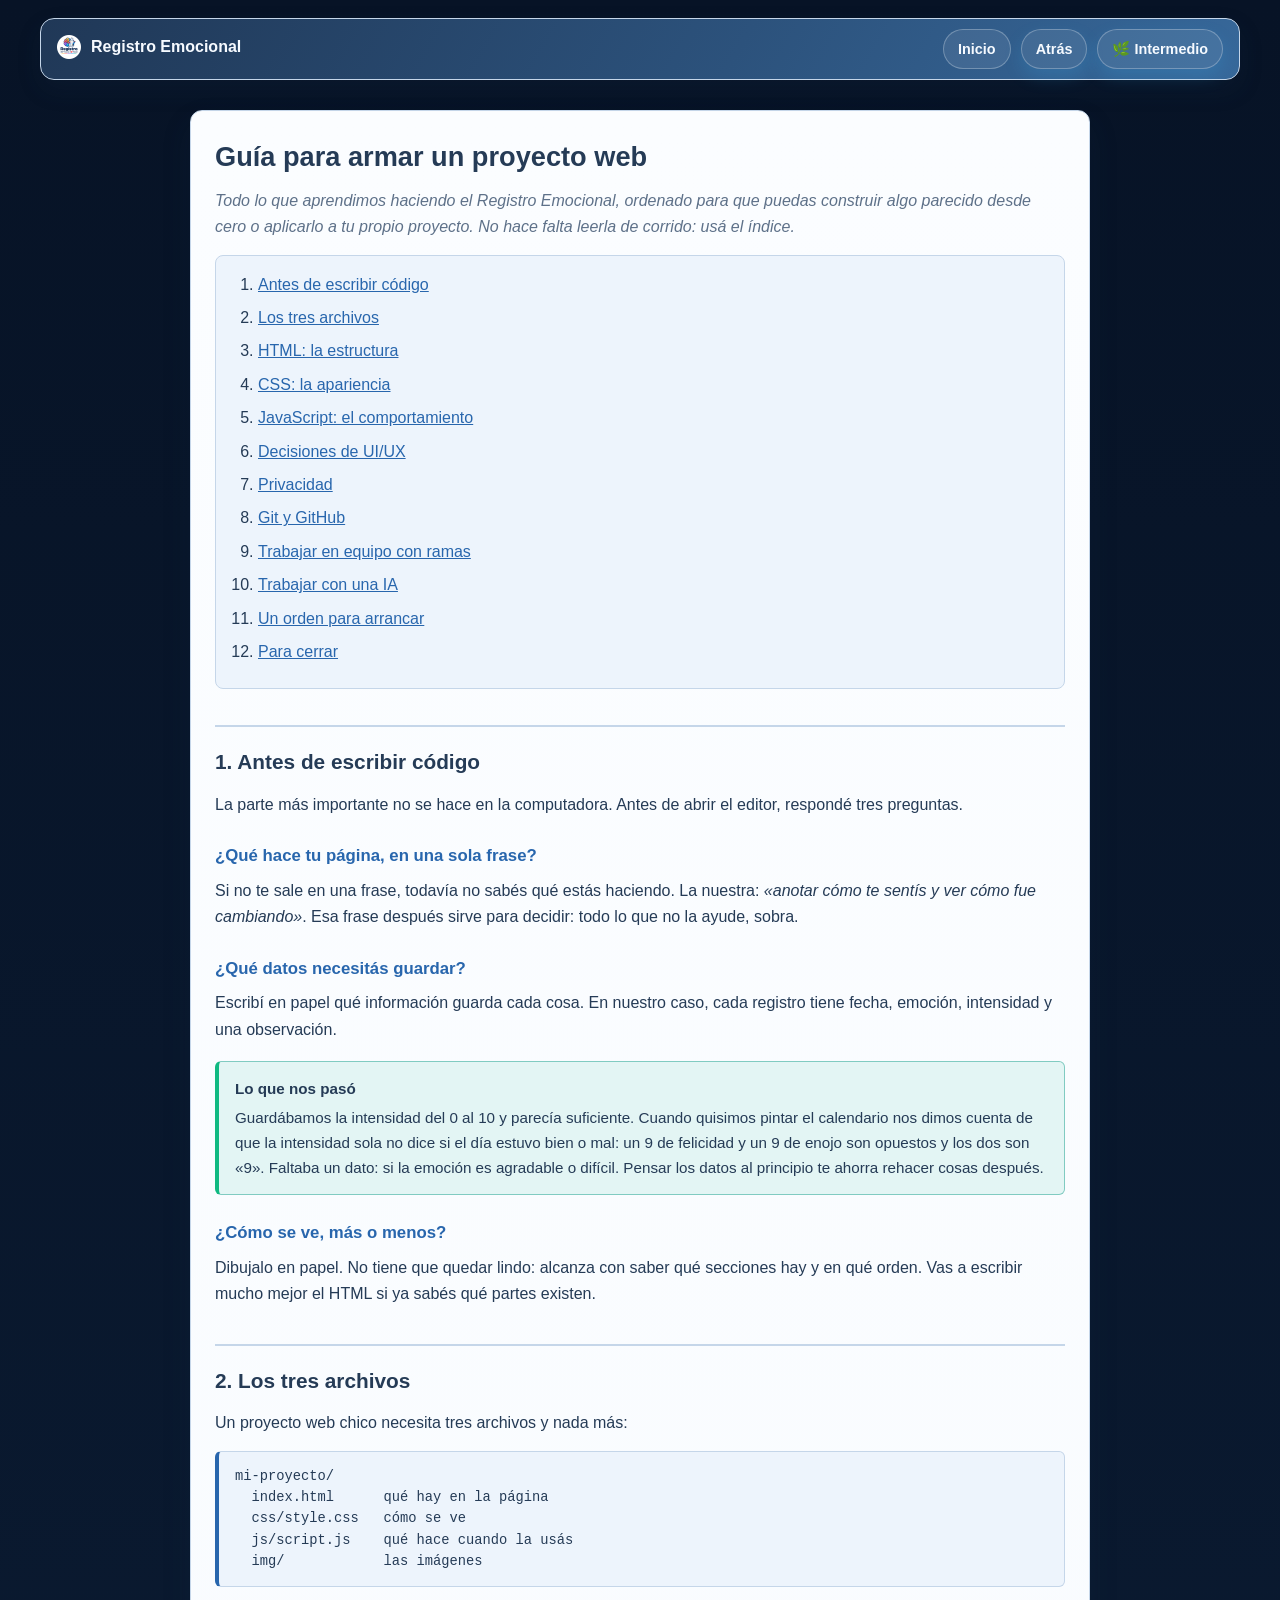
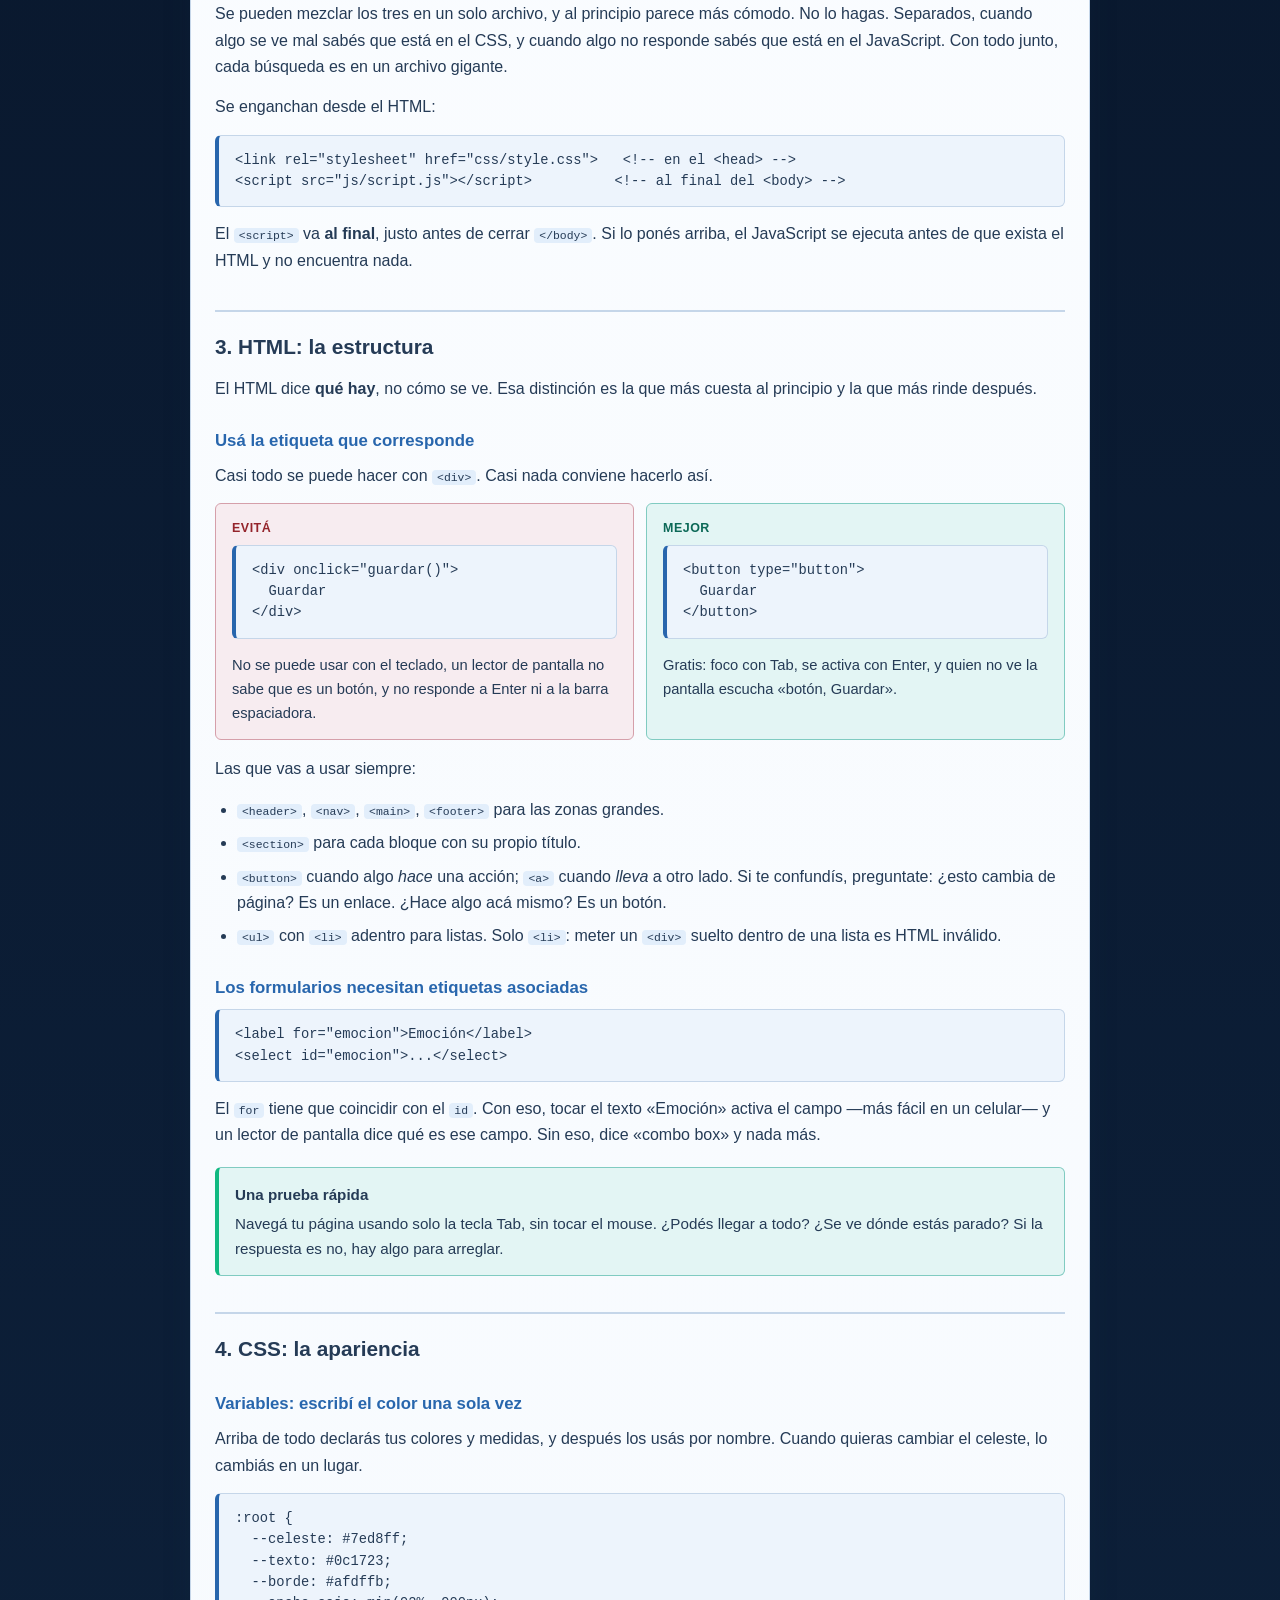
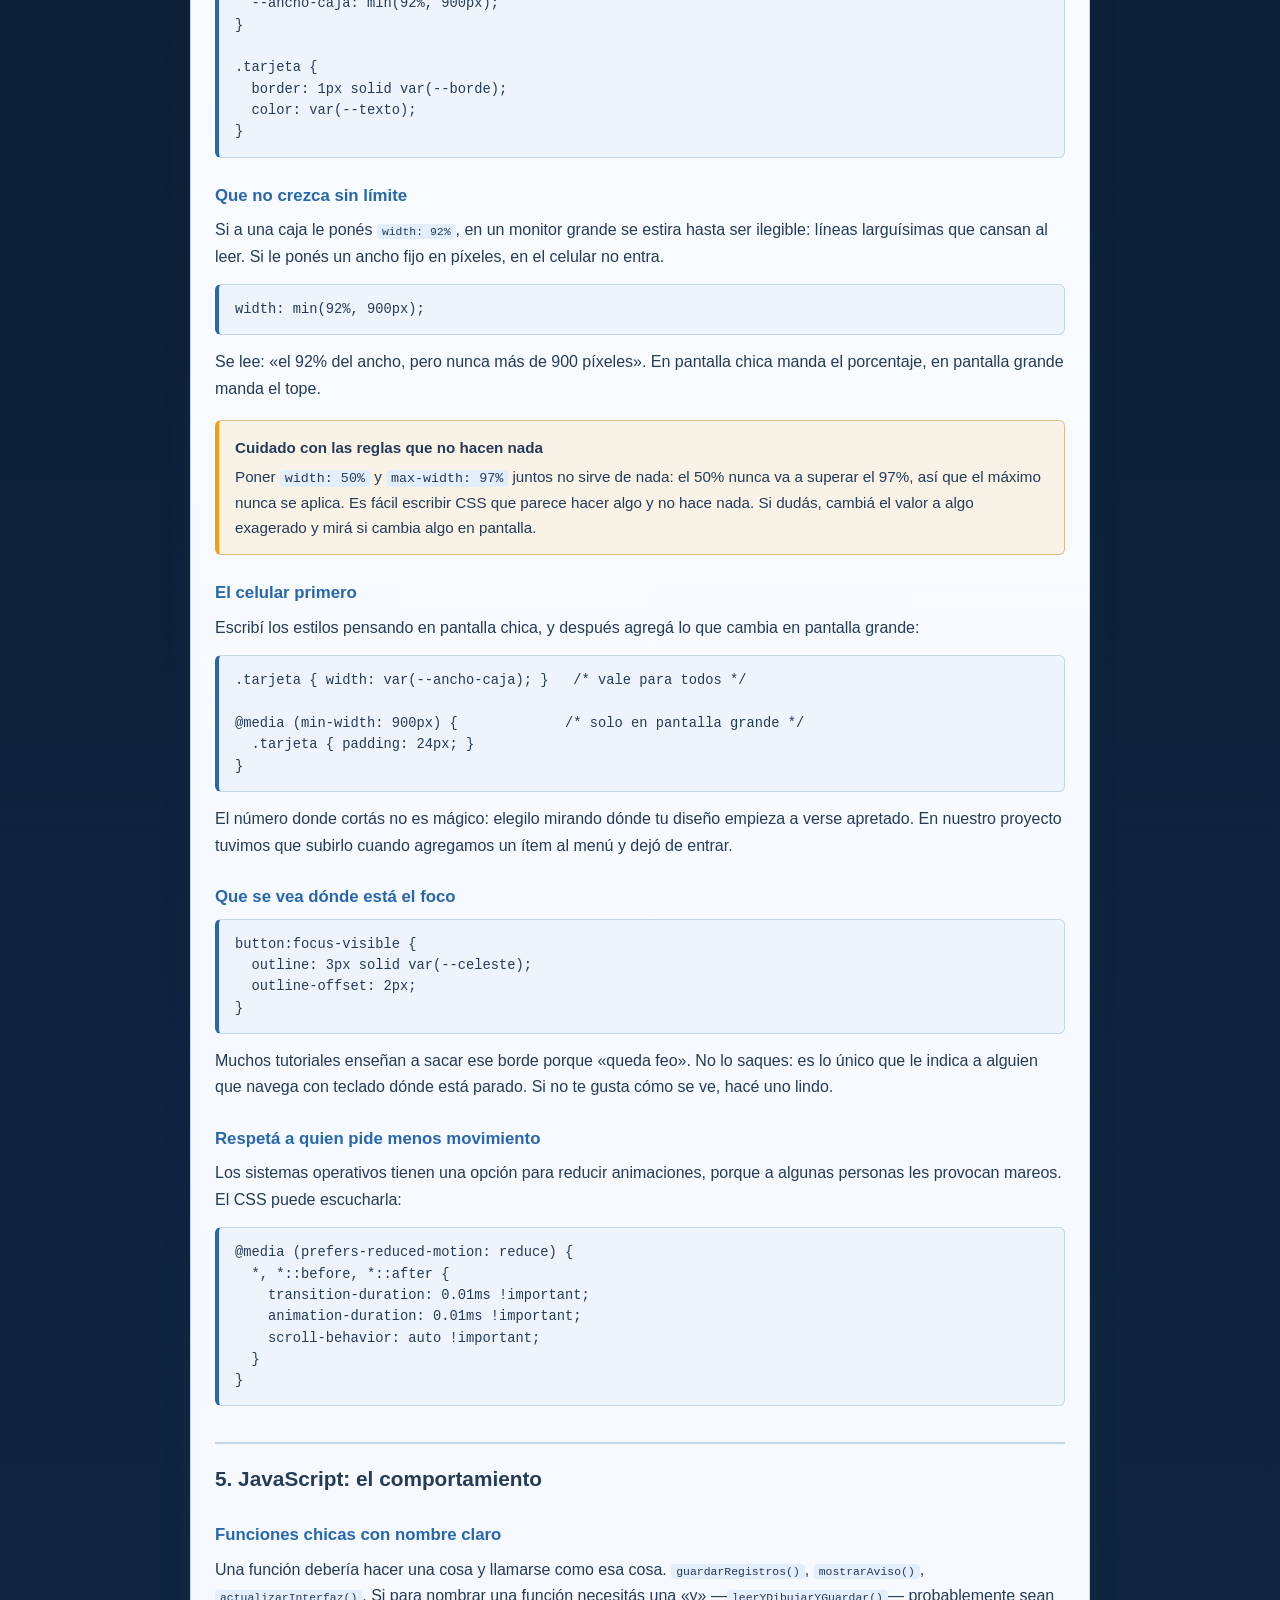
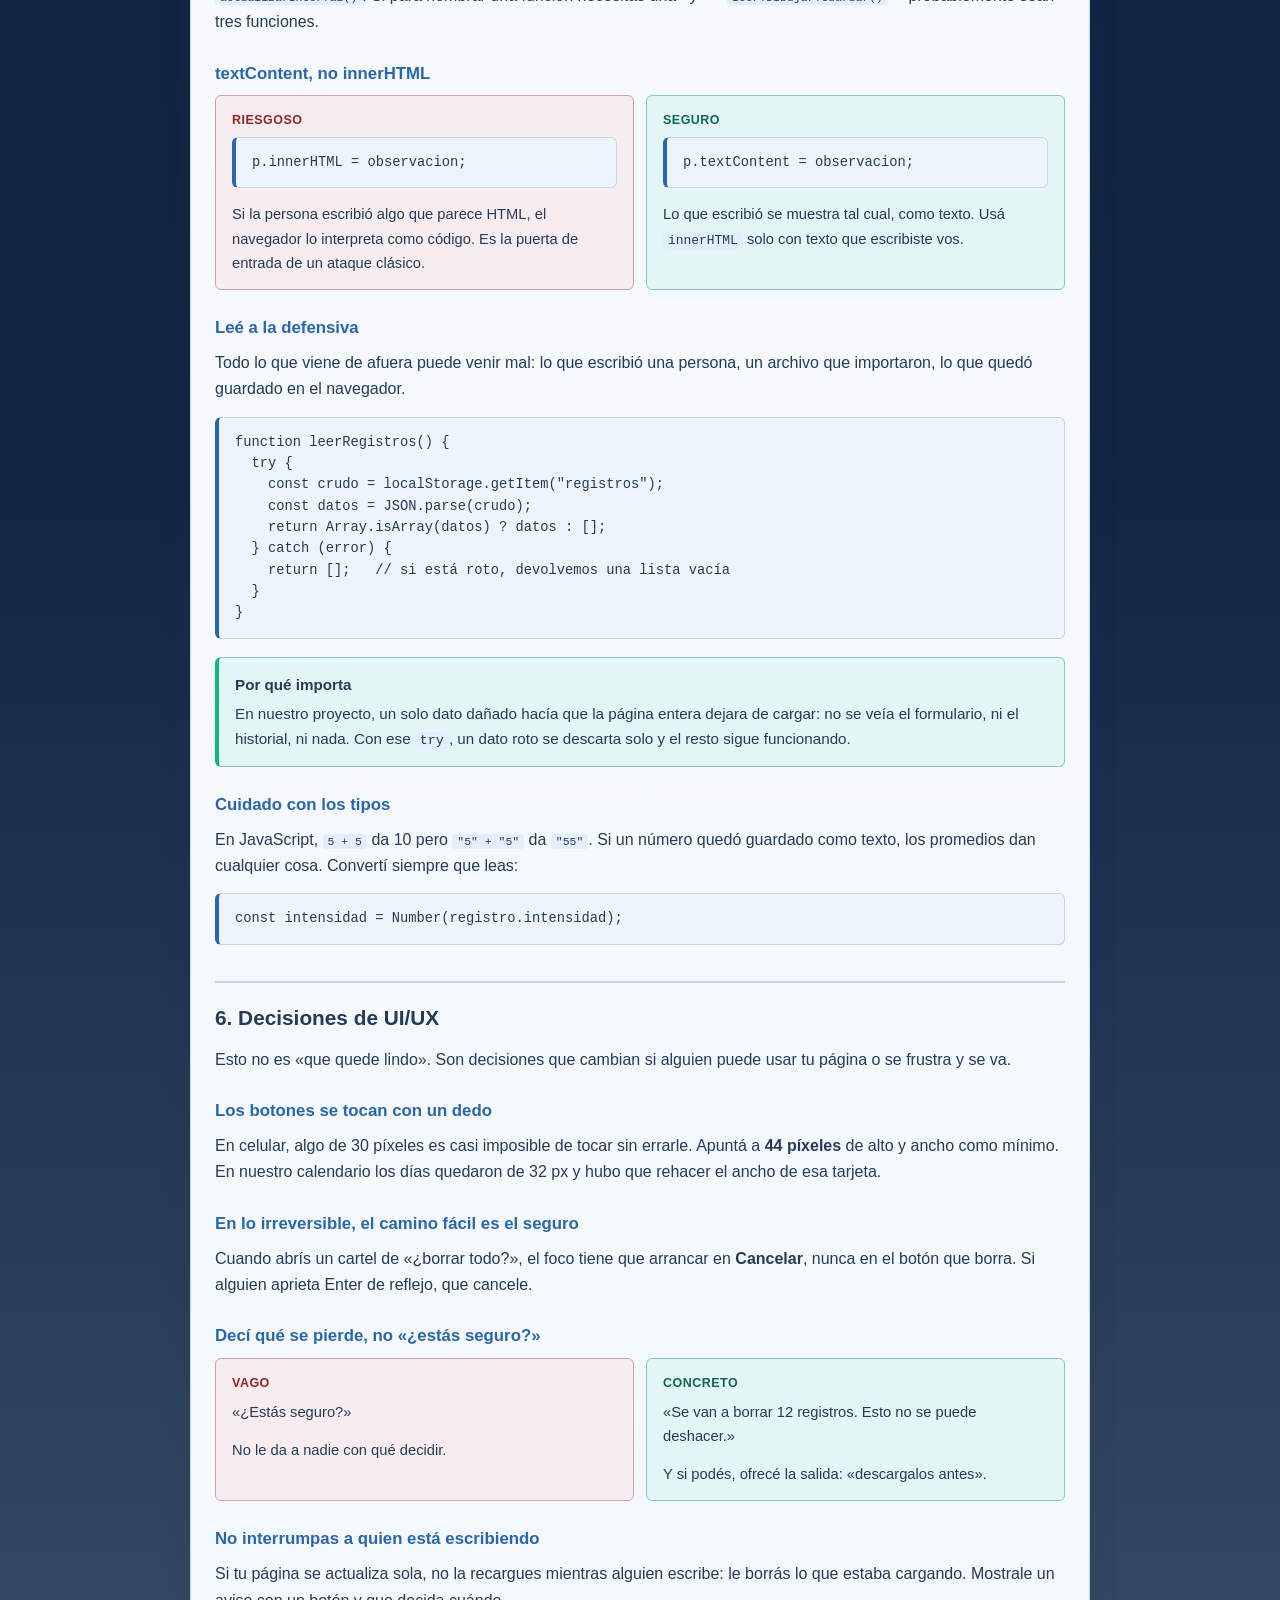
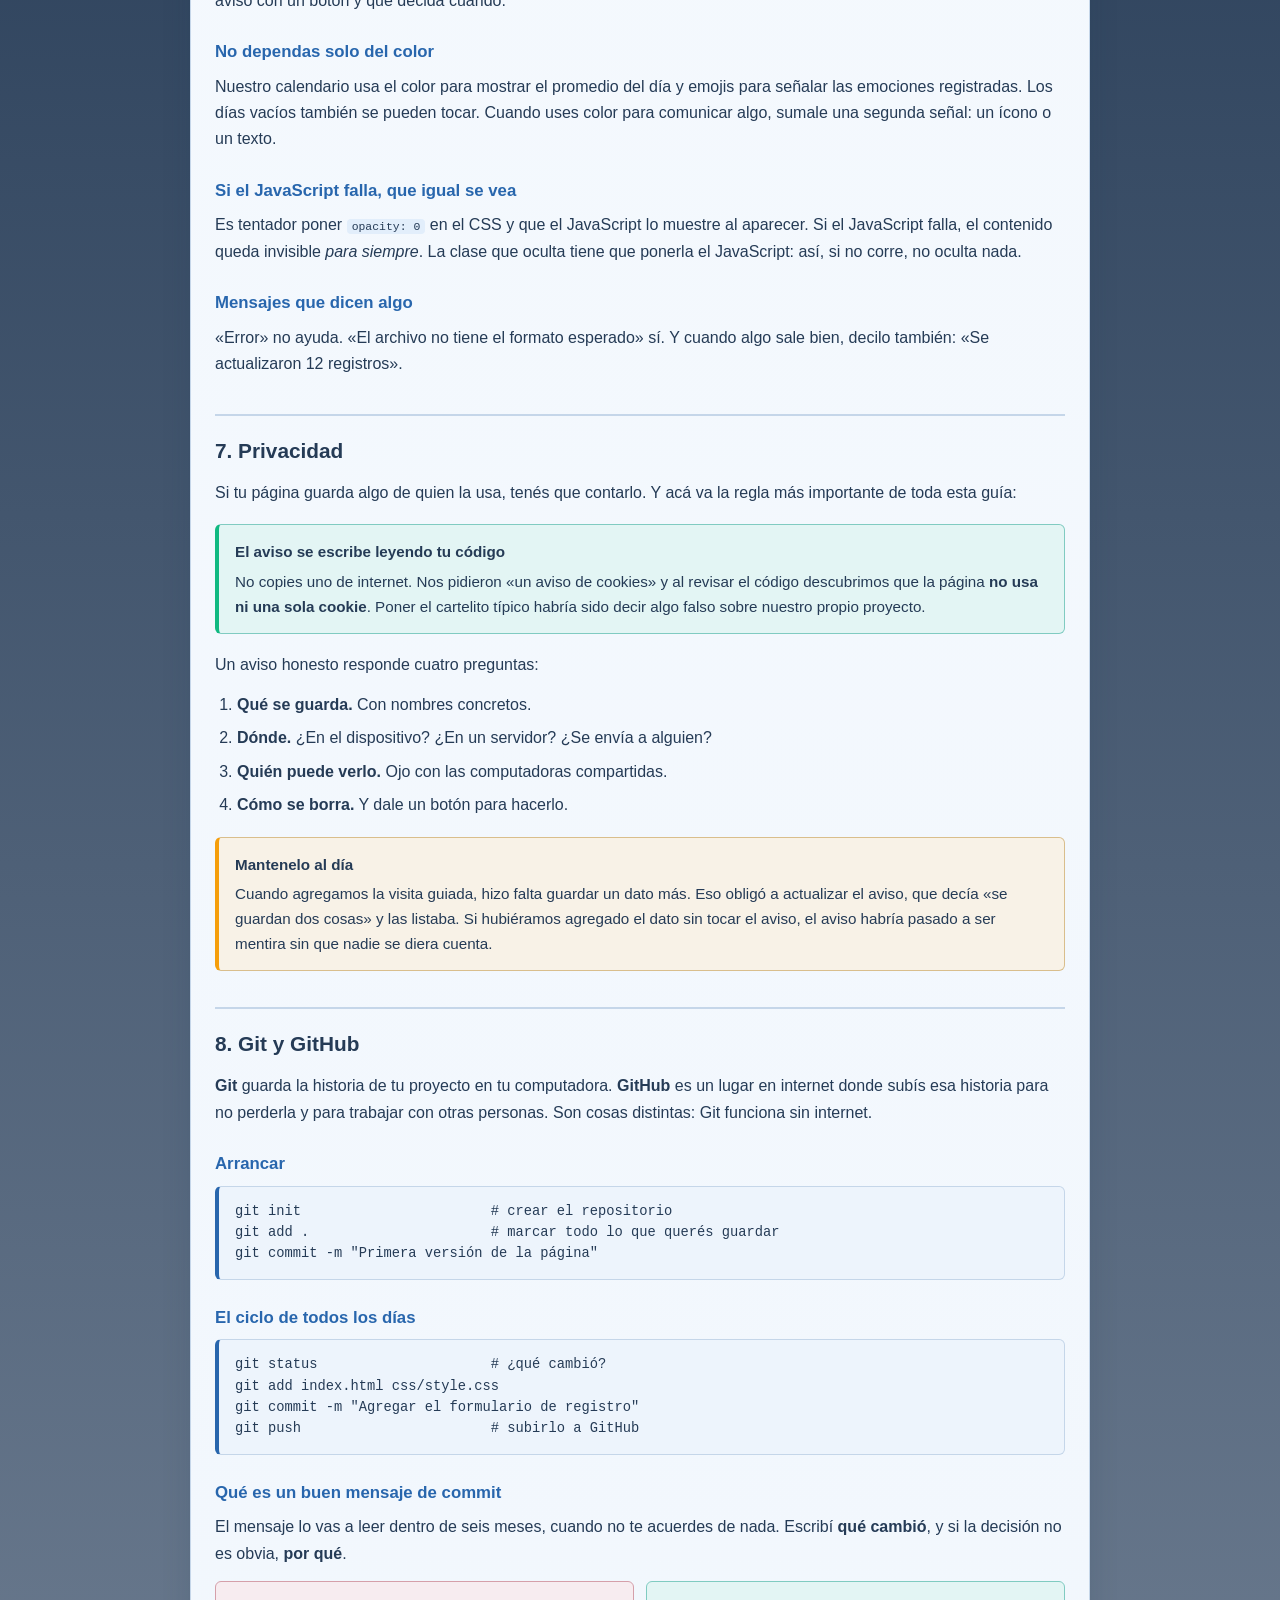
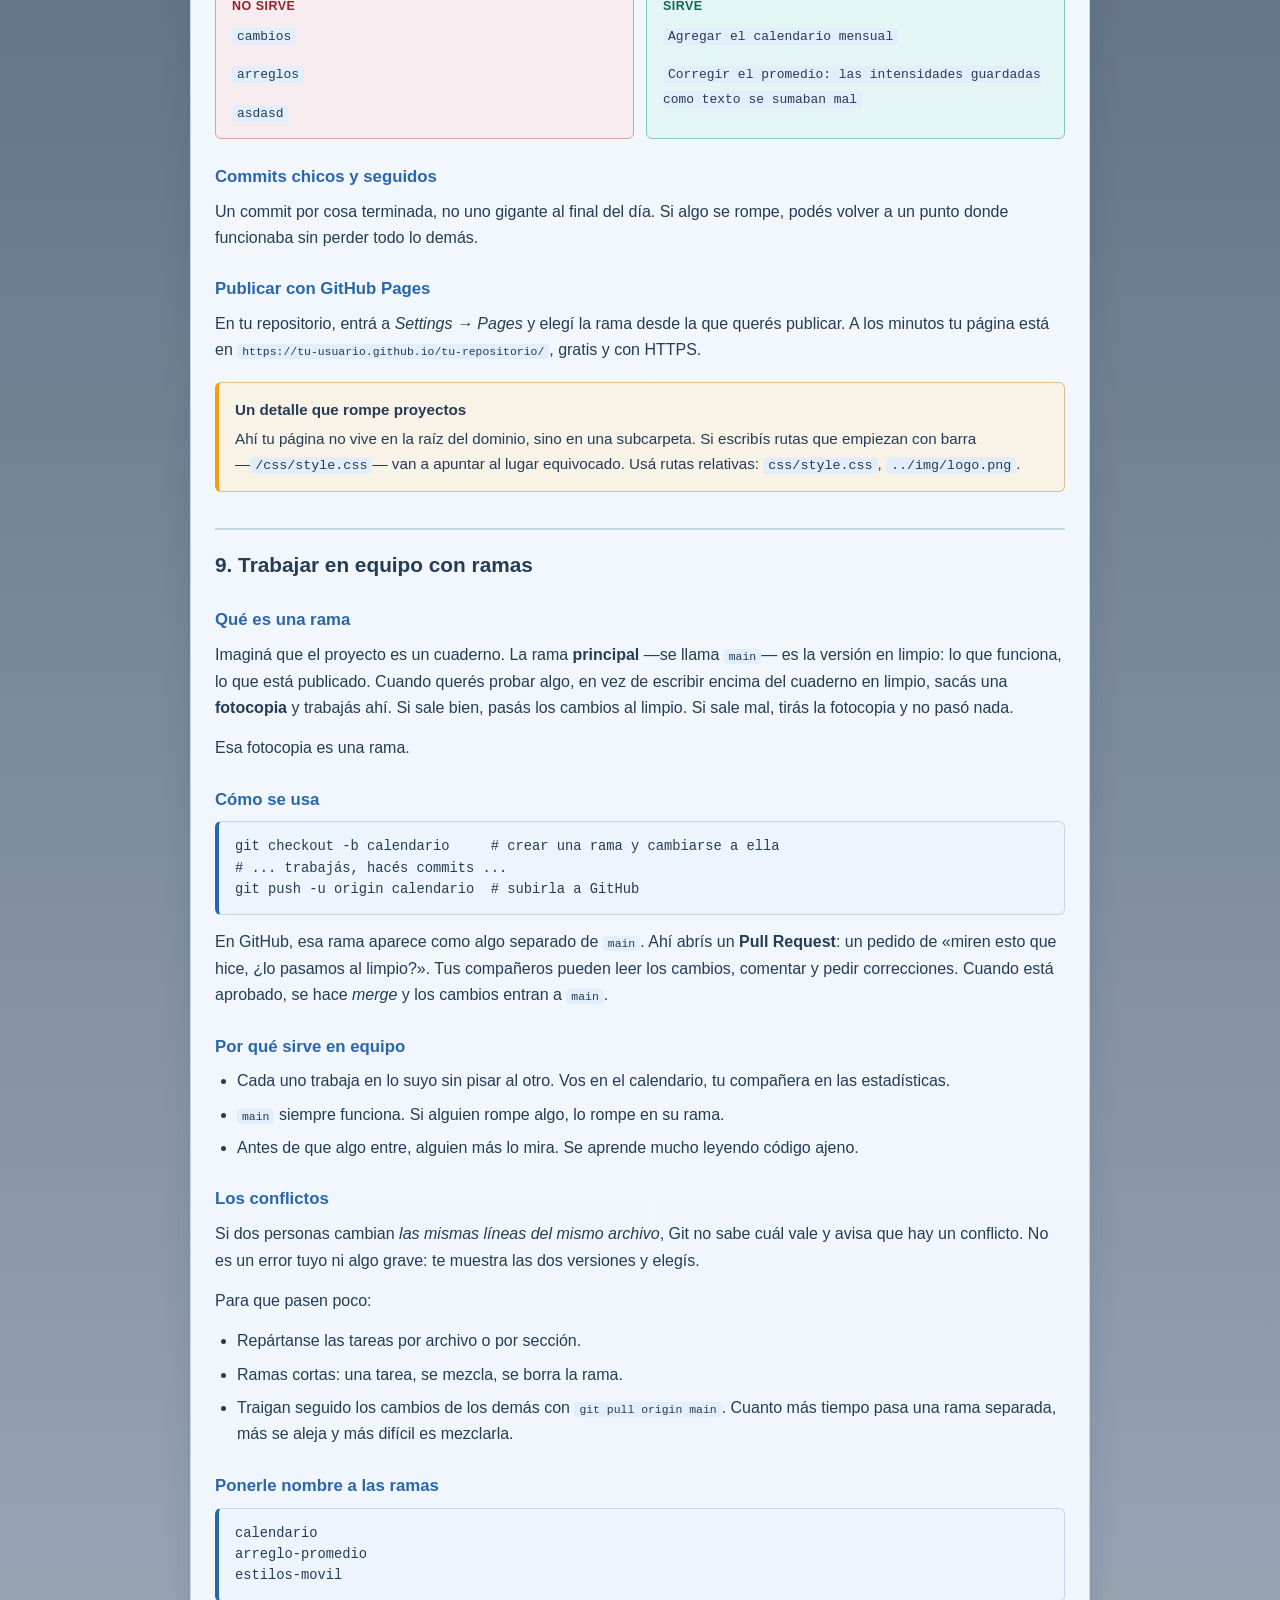
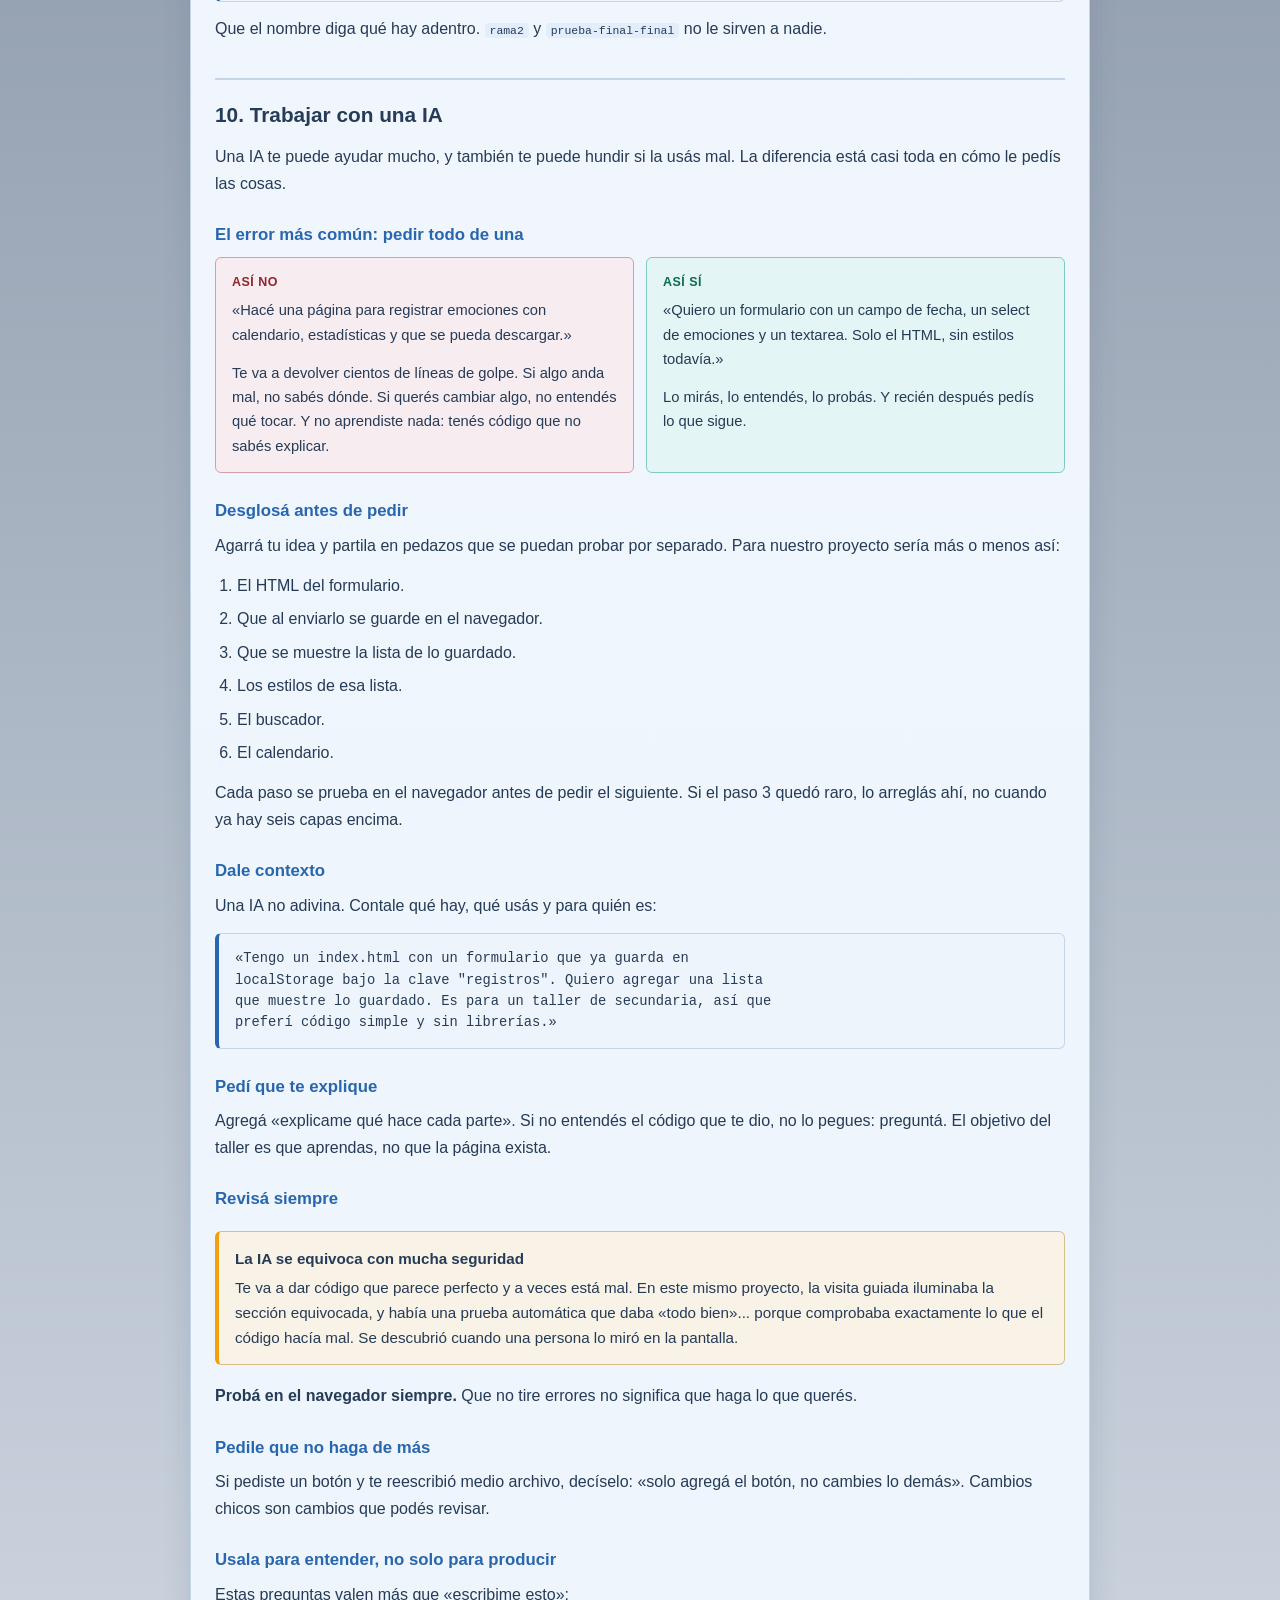
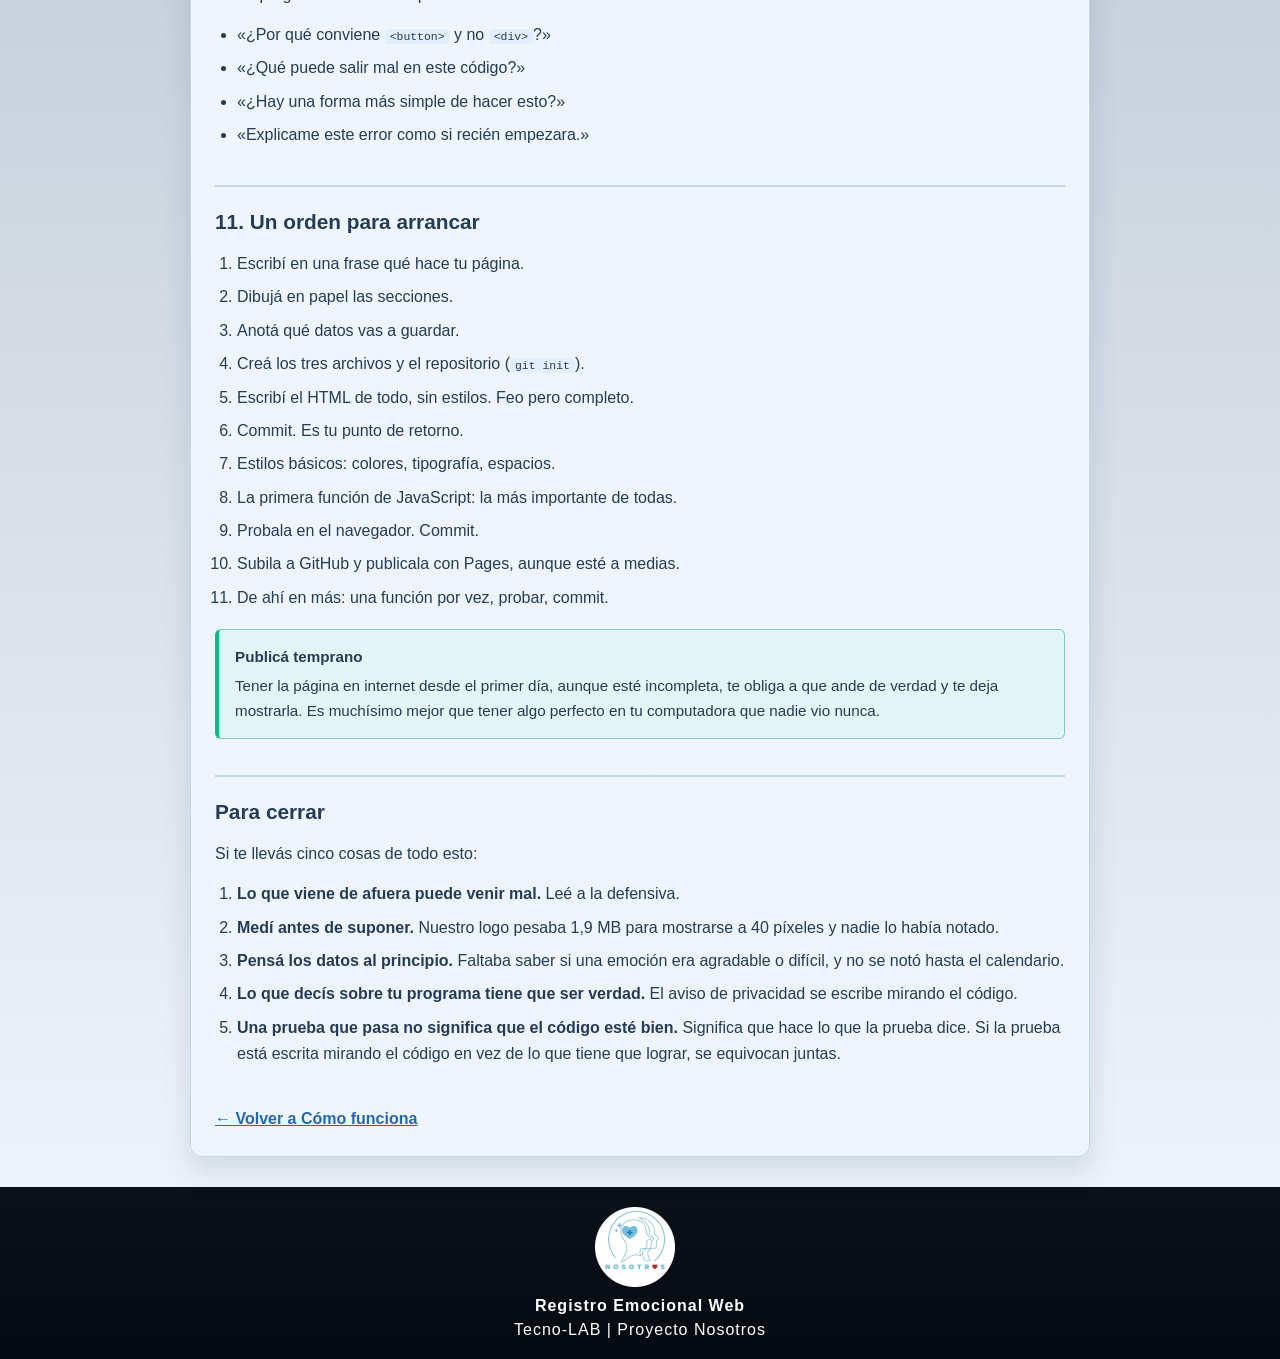
<file: docs/guia.html>
<!doctype html>
<html lang="es">
  <head>
    <meta charset="UTF-8" />
    <meta name="viewport" content="width=device-width, initial-scale=1.0" />
    <meta
      name="description"
      content="Guía del taller TECNO-LAB: cómo armar un proyecto web desde cero, buenas prácticas, UI/UX, Git y GitHub, trabajo en equipo con ramas y cómo apoyarse en una IA."
    />
    <meta name="theme-color" content="#2866ad" />
    <link rel="stylesheet" href="../css/style.css" />
    <link rel="icon" type="image/png" href="../img/favicon.png" />
    <title>Guía del taller · Registro Emocional</title>
    <style>
      .guia {
        width: var(--ancho-caja);
        margin: 30px auto;
        padding: 24px;
        border: 1px solid var(--borde);
        border-radius: 12px;
        background: var(--panel-gradiente);
        box-shadow: 0 14px 30px var(--sombra);
        color: var(--texto);
        line-height: 1.65;
        overflow-wrap: anywhere;
        animation: guia-aparece 420ms cubic-bezier(0.2, 0.7, 0.2, 1) both;
        transition: background 240ms ease, border-color 240ms ease, color 240ms ease;
      }

      .guia h1 {
        margin-bottom: 8px;
        font-size: 1.7rem;
      }

      .guia h2 {
        margin: 36px 0 12px;
        padding-top: 18px;
        border-top: 2px solid var(--borde);
        font-size: 1.3rem;
        scroll-margin-top: 100px;
      }

      .guia h3 {
        margin: 24px 0 8px;
        color: var(--celeste-fuerte);
        font-size: 1.05rem;
      }

      .guia p,
      .guia ul,
      .guia ol {
        margin-bottom: 14px;
      }

      .guia ul,
      .guia ol {
        padding-left: 22px;
      }

      .guia li {
        margin-bottom: 7px;
      }

      .guia-intro {
        margin-bottom: 24px;
        color: var(--texto-suave);
        font-style: italic;
      }

      .indice {
        margin-bottom: 8px;
        padding: 16px 20px;
        border: 1px solid var(--borde);
        border-radius: 8px;
        background-color: var(--bg-panel-2);
        transition: background-color 240ms ease, border-color 240ms ease;
      }

      .indice ol {
        margin-bottom: 0;
      }

      .indice a {
        color: var(--celeste-fuerte);
      }

      pre {
        margin-bottom: 14px;
        padding: 14px 16px;
        overflow-x: auto;
        border: 1px solid var(--borde);
        border-left: 4px solid var(--celeste-fuerte);
        border-radius: 6px;
        background-color: var(--bg-panel-2);
        color: var(--texto);
        font-size: 0.86rem;
        line-height: 1.55;
        white-space: pre-wrap;
        overflow-wrap: anywhere;
        transition: background-color 240ms ease, border-color 240ms ease, color 240ms ease;
      }

      code {
        padding: 1px 5px;
        border-radius: 4px;
        background-color: var(--fondo-hover);
        color: var(--texto);
        font-size: 0.88em;
        overflow-wrap: anywhere;
        transition: background-color 180ms ease, color 180ms ease;
      }

      pre code {
        padding: 0;
        background: none;
        font-size: 1em;
      }

      .idea,
      .ojo {
        margin: 18px 0;
        padding: 14px 16px;
        border-radius: 6px;
        font-size: 0.95rem;
        color: var(--texto);
        transition: background-color 220ms ease, border-color 220ms ease, color 220ms ease;
      }

      .idea {
        border: 1px solid color-mix(in srgb, #10b981 38%, var(--borde));
        border-left: 4px solid #10b981;
        background-color: color-mix(in srgb, #10b981 9%, var(--bg-panel));
      }

      .ojo {
        border: 1px solid color-mix(in srgb, #f59e0b 42%, var(--borde));
        border-left: 4px solid #f59e0b;
        background-color: color-mix(in srgb, #f59e0b 10%, var(--bg-panel));
      }

      .idea strong:first-child,
      .ojo strong:first-child {
        display: block;
        margin-bottom: 4px;
      }

      .comparar {
        display: grid;
        gap: 12px;
        margin-bottom: 16px;
      }

      .comparar > * {
        min-width: 0;
      }

      @media (min-width: 700px) {
        .comparar {
          grid-template-columns: 1fr 1fr;
        }
      }

      .mal,
      .bien {
        min-width: 0;
        padding: 14px 16px;
        border-radius: 6px;
        font-size: 0.92rem;
        color: var(--texto);
        transition: background-color 220ms ease, border-color 220ms ease, color 220ms ease;
      }

      .mal {
        border: 1px solid color-mix(in srgb, #ef4444 38%, var(--borde));
        background-color: color-mix(in srgb, #ef4444 8%, var(--bg-panel));
      }

      .bien {
        border: 1px solid color-mix(in srgb, #10b981 38%, var(--borde));
        background-color: color-mix(in srgb, #10b981 9%, var(--bg-panel));
      }

      .mal p:last-child,
      .bien p:last-child {
        margin-bottom: 0;
      }

      .etiqueta {
        display: block;
        margin-bottom: 6px;
        font-size: 0.78rem;
        font-weight: 700;
        letter-spacing: 0.04em;
        text-transform: uppercase;
      }

      .mal .etiqueta {
        color: color-mix(in srgb, #b91c1c 75%, var(--texto));
      }

      .bien .etiqueta {
        color: color-mix(in srgb, #047857 75%, var(--texto));
      }

      .volver {
        display: inline-block;
        margin-top: 24px;
        color: var(--celeste-fuerte);
        font-weight: 600;
      }

      .docs-navbar {
        position: sticky;
        top: 0;
        z-index: 20;
        display: flex;
        align-items: center;
        justify-content: space-between;
        gap: 12px;
        width: min(1200px, calc(100% - 24px));
        margin: 18px auto 18px;
        padding: 10px 16px;
        border: 1px solid var(--borde);
        border-radius: 14px;
        background: var(--barra-gradiente);
        backdrop-filter: blur(10px);
        box-shadow: 0 10px 24px var(--sombra);
        color: var(--texto-barra);
        animation: navegacion-aparece 320ms ease-out both;
        transition: background 240ms ease, border-color 240ms ease, color 240ms ease;
      }

      .docs-navbar__brand a,
      .docs-navbar__link {
        color: var(--texto-barra);
        text-decoration: none;
      }

      .docs-navbar__brand a {
        display: inline-flex;
        align-items: center;
        gap: 10px;
        font-weight: 700;
      }

      .docs-navbar__logo {
        width: 24px;
        height: 24px;
        border-radius: 8px;
      }

      .docs-navbar__links {
        display: flex;
        flex-wrap: wrap;
        align-items: center;
        gap: 10px;
      }

      .docs-navbar__link {
        display: inline-flex;
        min-height: 40px;
        align-items: center;
        justify-content: center;
        padding: 8px 14px;
        border: 1px solid color-mix(in srgb, var(--texto-barra) 28%, transparent);
        border-radius: 999px;
        background: color-mix(in srgb, var(--texto-barra) 8%, transparent);
        color: var(--texto-barra);
        font-size: 0.9rem;
        font-weight: 600;
        cursor: pointer;
        white-space: nowrap;
        transition: background 180ms ease, border-color 180ms ease, color 180ms ease;
      }

      .docs-navbar__link:hover,
      .docs-navbar__link:focus-visible {
        background: color-mix(in srgb, var(--celeste) 18%, transparent);
        border-color: var(--celeste-oscuro);
        outline: none;
      }

      @keyframes guia-aparece {
        from { opacity: 0; transform: translateY(9px); }
        to { opacity: 1; transform: translateY(0); }
      }

      @keyframes navegacion-aparece {
        from { opacity: 0; }
        to { opacity: 1; }
      }

      @media (prefers-reduced-motion: reduce) {
        .guia,
        .docs-navbar {
          animation: none;
          transition: none;
        }

        .indice,
        pre,
        .docs-navbar__link {
          transition: none;
        }
      }

      @media (max-width: 640px) {
        .docs-navbar {
          flex-wrap: wrap;
          padding: 10px 12px;
        }

        .docs-navbar__brand a {
          font-size: 0.8rem;
        }

        .docs-navbar__brand,
        .docs-navbar__links {
          width: 100%;
        }

        .docs-navbar__links {
          justify-content: flex-start;
          gap: 6px;
        }

        .docs-navbar__link {
          flex: 1 1 auto;
          padding: 7px 9px;
          font-size: 0.8rem;
        }

        .guia {
          margin: 18px auto;
          padding: 18px;
        }

        .guia h1 {
          font-size: 1.45rem;
        }

        .guia h2 {
          font-size: 1.18rem;
        }

        pre {
          padding: 12px;
          font-size: 0.8rem;
        }
      }
    </style>
  </head>
  <body>
    <nav class="docs-navbar" aria-label="Navegación de la guía">
      <div class="docs-navbar__brand">
        <a href="index.html">
          <img
            src="../img/favicon.png"
            alt="Proyecto Nosotros"
            class="docs-navbar__logo"
          />
          <span>Registro Emocional</span>
        </a>
      </div>
      <div class="docs-navbar__links">
        <a href="index.html" class="docs-navbar__link">Inicio</a>
        <button type="button" class="docs-navbar__link" onclick="history.back()">Atrás</button>
        <button type="button" class="docs-navbar__link" data-theme-toggle aria-label="Cambiar tema">🌙 Oscuro</button>
      </div>
    </nav>

    <script>
      (() => {
        const root = document.documentElement;
        const buttons = document.querySelectorAll('[data-theme-toggle]');

        const themes = ['balanced', 'light', 'dark'];
        const labels = {
          balanced: '🌿 Intermedio',
          light: '☀️ Claro',
          dark: '🌙 Oscuro',
        };

        const setTheme = (theme) => {
          if (!themes.includes(theme)) theme = 'balanced';
          root.setAttribute('data-theme', theme);
          localStorage.setItem('registro-emocional-theme', theme);
          localStorage.setItem('archify-theme', theme === 'balanced' ? 'light' : theme);
          buttons.forEach((button) => {
            button.textContent = labels[theme];
            button.setAttribute('aria-label', `Cambiar tema, actual: ${labels[theme]}`);
          });
        };

        const savedTheme = localStorage.getItem('registro-emocional-theme') || 'balanced';
        setTheme(savedTheme);

        buttons.forEach((button) => {
          button.addEventListener('click', () => {
            const currentIndex = themes.indexOf(root.getAttribute('data-theme'));
            setTheme(themes[(currentIndex + 1) % themes.length]);
          });
        });
      })();
    </script>

    <main>
      <article class="guia">
        <h1>Guía para armar un proyecto web</h1>
        <p class="guia-intro">
          Todo lo que aprendimos haciendo el Registro Emocional, ordenado para
          que puedas construir algo parecido desde cero o aplicarlo a tu propio
          proyecto. No hace falta leerla de corrido: usá el índice.
        </p>

        <nav class="indice" aria-label="Contenido de la guía">
          <ol>
            <li><a href="#antes">Antes de escribir código</a></li>
            <li><a href="#archivos">Los tres archivos</a></li>
            <li><a href="#html">HTML: la estructura</a></li>
            <li><a href="#css">CSS: la apariencia</a></li>
            <li><a href="#js">JavaScript: el comportamiento</a></li>
            <li><a href="#uiux">Decisiones de UI/UX</a></li>
            <li><a href="#privacidad">Privacidad</a></li>
            <li><a href="#git">Git y GitHub</a></li>
            <li><a href="#ramas">Trabajar en equipo con ramas</a></li>
            <li><a href="#ia">Trabajar con una IA</a></li>
            <li><a href="#orden">Un orden para arrancar</a></li>
            <li><a href="#cierre">Para cerrar</a></li>
          </ol>
        </nav>

        <h2 id="antes">1. Antes de escribir código</h2>

        <p>
          La parte más importante no se hace en la computadora. Antes de abrir
          el editor, respondé tres preguntas.
        </p>

        <h3>¿Qué hace tu página, en una sola frase?</h3>
        <p>
          Si no te sale en una frase, todavía no sabés qué estás haciendo. La
          nuestra: <em>«anotar cómo te sentís y ver cómo fue cambiando»</em>.
          Esa frase después sirve para decidir: todo lo que no la ayude,
          sobra.
        </p>

        <h3>¿Qué datos necesitás guardar?</h3>
        <p>
          Escribí en papel qué información guarda cada cosa. En nuestro caso,
          cada registro tiene fecha, emoción, intensidad y una observación.
        </p>

        <div class="idea">
          <strong>Lo que nos pasó</strong>
          Guardábamos la intensidad del 0 al 10 y parecía suficiente. Cuando
          quisimos pintar el calendario nos dimos cuenta de que la intensidad
          sola no dice si el día estuvo bien o mal: un 9 de felicidad y un 9 de
          enojo son opuestos y los dos son «9». Faltaba un dato: si la emoción
          es agradable o difícil. Pensar los datos al principio te ahorra
          rehacer cosas después.
        </div>

        <h3>¿Cómo se ve, más o menos?</h3>
        <p>
          Dibujalo en papel. No tiene que quedar lindo: alcanza con saber qué
          secciones hay y en qué orden. Vas a escribir mucho mejor el HTML si
          ya sabés qué partes existen.
        </p>

        <h2 id="archivos">2. Los tres archivos</h2>

        <p>Un proyecto web chico necesita tres archivos y nada más:</p>

        <pre><code>mi-proyecto/
  index.html      qué hay en la página
  css/style.css   cómo se ve
  js/script.js    qué hace cuando la usás
  img/            las imágenes</code></pre>

        <p>
          Se pueden mezclar los tres en un solo archivo, y al principio parece
          más cómodo. No lo hagas. Separados, cuando algo se ve mal sabés que
          está en el CSS, y cuando algo no responde sabés que está en el
          JavaScript. Con todo junto, cada búsqueda es en un archivo gigante.
        </p>

        <p>Se enganchan desde el HTML:</p>

        <pre><code>&lt;link rel="stylesheet" href="css/style.css"&gt;   &lt;!-- en el &lt;head&gt; --&gt;
&lt;script src="js/script.js"&gt;&lt;/script&gt;          &lt;!-- al final del &lt;body&gt; --&gt;</code></pre>

        <p>
          El <code>&lt;script&gt;</code> va <strong>al final</strong>, justo
          antes de cerrar <code>&lt;/body&gt;</code>. Si lo ponés arriba, el
          JavaScript se ejecuta antes de que exista el HTML y no encuentra nada.
        </p>

        <h2 id="html">3. HTML: la estructura</h2>

        <p>
          El HTML dice <strong>qué hay</strong>, no cómo se ve. Esa distinción
          es la que más cuesta al principio y la que más rinde después.
        </p>

        <h3>Usá la etiqueta que corresponde</h3>

        <p>
          Casi todo se puede hacer con <code>&lt;div&gt;</code>. Casi nada
          conviene hacerlo así.
        </p>

        <div class="comparar">
          <div class="mal">
            <span class="etiqueta">Evitá</span>
            <pre><code>&lt;div onclick="guardar()"&gt;
  Guardar
&lt;/div&gt;</code></pre>
            <p>
              No se puede usar con el teclado, un lector de pantalla no sabe que
              es un botón, y no responde a Enter ni a la barra espaciadora.
            </p>
          </div>
          <div class="bien">
            <span class="etiqueta">Mejor</span>
            <pre><code>&lt;button type="button"&gt;
  Guardar
&lt;/button&gt;</code></pre>
            <p>
              Gratis: foco con Tab, se activa con Enter, y quien no ve la
              pantalla escucha «botón, Guardar».
            </p>
          </div>
        </div>

        <p>Las que vas a usar siempre:</p>

        <ul>
          <li>
            <code>&lt;header&gt;</code>, <code>&lt;nav&gt;</code>,
            <code>&lt;main&gt;</code>, <code>&lt;footer&gt;</code> para las
            zonas grandes.
          </li>
          <li>
            <code>&lt;section&gt;</code> para cada bloque con su propio título.
          </li>
          <li>
            <code>&lt;button&gt;</code> cuando algo <em>hace</em> una acción;
            <code>&lt;a&gt;</code> cuando <em>lleva</em> a otro lado. Si te
            confundís, preguntate: ¿esto cambia de página? Es un enlace. ¿Hace
            algo acá mismo? Es un botón.
          </li>
          <li>
            <code>&lt;ul&gt;</code> con <code>&lt;li&gt;</code> adentro para
            listas. Solo <code>&lt;li&gt;</code>: meter un
            <code>&lt;div&gt;</code> suelto dentro de una lista es HTML
            inválido.
          </li>
        </ul>

        <h3>Los formularios necesitan etiquetas asociadas</h3>

        <pre><code>&lt;label for="emocion"&gt;Emoción&lt;/label&gt;
&lt;select id="emocion"&gt;...&lt;/select&gt;</code></pre>

        <p>
          El <code>for</code> tiene que coincidir con el <code>id</code>. Con
          eso, tocar el texto «Emoción» activa el campo —más fácil en un
          celular— y un lector de pantalla dice qué es ese campo. Sin eso, dice
          «combo box» y nada más.
        </p>

        <div class="idea">
          <strong>Una prueba rápida</strong>
          Navegá tu página usando solo la tecla Tab, sin tocar el mouse.
          ¿Podés llegar a todo? ¿Se ve dónde estás parado? Si la respuesta es
          no, hay algo para arreglar.
        </div>

        <h2 id="css">4. CSS: la apariencia</h2>

        <h3>Variables: escribí el color una sola vez</h3>

        <p>
          Arriba de todo declarás tus colores y medidas, y después los usás por
          nombre. Cuando quieras cambiar el celeste, lo cambiás en un lugar.
        </p>

        <pre><code>:root {
  --celeste: #7ed8ff;
  --texto: #0c1723;
  --borde: #afdffb;
  --ancho-caja: min(92%, 900px);
}

.tarjeta {
  border: 1px solid var(--borde);
  color: var(--texto);
}</code></pre>

        <h3>Que no crezca sin límite</h3>

        <p>
          Si a una caja le ponés <code>width: 92%</code>, en un monitor grande
          se estira hasta ser ilegible: líneas larguísimas que cansan al leer.
          Si le ponés un ancho fijo en píxeles, en el celular no entra.
        </p>

        <pre><code>width: min(92%, 900px);</code></pre>

        <p>
          Se lee: «el 92% del ancho, pero nunca más de 900 píxeles». En pantalla
          chica manda el porcentaje, en pantalla grande manda el tope.
        </p>

        <div class="ojo">
          <strong>Cuidado con las reglas que no hacen nada</strong>
          Poner <code>width: 50%</code> y <code>max-width: 97%</code> juntos no
          sirve de nada: el 50% nunca va a superar el 97%, así que el máximo
          nunca se aplica. Es fácil escribir CSS que parece hacer algo y no hace
          nada. Si dudás, cambiá el valor a algo exagerado y mirá si cambia
          algo en pantalla.
        </div>

        <h3>El celular primero</h3>

        <p>
          Escribí los estilos pensando en pantalla chica, y después agregá lo
          que cambia en pantalla grande:
        </p>

        <pre><code>.tarjeta { width: var(--ancho-caja); }   /* vale para todos */

@media (min-width: 900px) {             /* solo en pantalla grande */
  .tarjeta { padding: 24px; }
}</code></pre>

        <p>
          El número donde cortás no es mágico: elegilo mirando dónde tu diseño
          empieza a verse apretado. En nuestro proyecto tuvimos que subirlo
          cuando agregamos un ítem al menú y dejó de entrar.
        </p>

        <h3>Que se vea dónde está el foco</h3>

        <pre><code>button:focus-visible {
  outline: 3px solid var(--celeste);
  outline-offset: 2px;
}</code></pre>

        <p>
          Muchos tutoriales enseñan a sacar ese borde porque «queda feo». No lo
          saques: es lo único que le indica a alguien que navega con teclado
          dónde está parado. Si no te gusta cómo se ve, hacé uno lindo.
        </p>

        <h3>Respetá a quien pide menos movimiento</h3>

        <p>
          Los sistemas operativos tienen una opción para reducir animaciones,
          porque a algunas personas les provocan mareos. El CSS puede
          escucharla:
        </p>

        <pre><code>@media (prefers-reduced-motion: reduce) {
  *, *::before, *::after {
    transition-duration: 0.01ms !important;
    animation-duration: 0.01ms !important;
    scroll-behavior: auto !important;
  }
}</code></pre>

        <h2 id="js">5. JavaScript: el comportamiento</h2>

        <h3>Funciones chicas con nombre claro</h3>

        <p>
          Una función debería hacer una cosa y llamarse como esa cosa.
          <code>guardarRegistros()</code>, <code>mostrarAviso()</code>,
          <code>actualizarInterfaz()</code>. Si para nombrar una función
          necesitás una «y» —<code>leerYDibujarYGuardar()</code>— probablemente
          sean tres funciones.
        </p>

        <h3>textContent, no innerHTML</h3>

        <div class="comparar">
          <div class="mal">
            <span class="etiqueta">Riesgoso</span>
            <pre><code>p.innerHTML = observacion;</code></pre>
            <p>
              Si la persona escribió algo que parece HTML, el navegador lo
              interpreta como código. Es la puerta de entrada de un ataque
              clásico.
            </p>
          </div>
          <div class="bien">
            <span class="etiqueta">Seguro</span>
            <pre><code>p.textContent = observacion;</code></pre>
            <p>
              Lo que escribió se muestra tal cual, como texto. Usá
              <code>innerHTML</code> solo con texto que escribiste vos.
            </p>
          </div>
        </div>

        <h3>Leé a la defensiva</h3>

        <p>
          Todo lo que viene de afuera puede venir mal: lo que escribió una
          persona, un archivo que importaron, lo que quedó guardado en el
          navegador.
        </p>

        <pre><code>function leerRegistros() {
  try {
    const crudo = localStorage.getItem("registros");
    const datos = JSON.parse(crudo);
    return Array.isArray(datos) ? datos : [];
  } catch (error) {
    return [];   // si está roto, devolvemos una lista vacía
  }
}</code></pre>

        <div class="idea">
          <strong>Por qué importa</strong>
          En nuestro proyecto, un solo dato dañado hacía que la página entera
          dejara de cargar: no se veía el formulario, ni el historial, ni nada.
          Con ese <code>try</code>, un dato roto se descarta solo y el resto
          sigue funcionando.
        </div>

        <h3>Cuidado con los tipos</h3>

        <p>
          En JavaScript, <code>5 + 5</code> da 10 pero <code>"5" + "5"</code> da
          <code>"55"</code>. Si un número quedó guardado como texto, los
          promedios dan cualquier cosa. Convertí siempre que leas:
        </p>

        <pre><code>const intensidad = Number(registro.intensidad);</code></pre>

        <h2 id="uiux">6. Decisiones de UI/UX</h2>

        <p>
          Esto no es «que quede lindo». Son decisiones que cambian si alguien
          puede usar tu página o se frustra y se va.
        </p>

        <h3>Los botones se tocan con un dedo</h3>
        <p>
          En celular, algo de 30 píxeles es casi imposible de tocar sin errarle.
          Apuntá a <strong>44 píxeles</strong> de alto y ancho como mínimo. En
          nuestro calendario los días quedaron de 32 px y hubo que rehacer el
          ancho de esa tarjeta.
        </p>

        <h3>En lo irreversible, el camino fácil es el seguro</h3>
        <p>
          Cuando abrís un cartel de «¿borrar todo?», el foco tiene que arrancar
          en <strong>Cancelar</strong>, nunca en el botón que borra. Si alguien
          aprieta Enter de reflejo, que cancele.
        </p>

        <h3>Decí qué se pierde, no «¿estás seguro?»</h3>
        <div class="comparar">
          <div class="mal">
            <span class="etiqueta">Vago</span>
            <p>«¿Estás seguro?»</p>
            <p>No le da a nadie con qué decidir.</p>
          </div>
          <div class="bien">
            <span class="etiqueta">Concreto</span>
            <p>«Se van a borrar 12 registros. Esto no se puede deshacer.»</p>
            <p>Y si podés, ofrecé la salida: «descargalos antes».</p>
          </div>
        </div>

        <h3>No interrumpas a quien está escribiendo</h3>
        <p>
          Si tu página se actualiza sola, no la recargues mientras alguien
          escribe: le borrás lo que estaba cargando. Mostrale un aviso con un
          botón y que decida cuándo.
        </p>

        <h3>No dependas solo del color</h3>
        <p>
          Nuestro calendario usa el color para mostrar el promedio del día y
          emojis para señalar las emociones registradas. Los días vacíos
          también se pueden tocar. Cuando uses color para comunicar algo,
          sumale una segunda señal: un ícono o un texto.
        </p>

        <h3>Si el JavaScript falla, que igual se vea</h3>
        <p>
          Es tentador poner <code>opacity: 0</code> en el CSS y que el
          JavaScript lo muestre al aparecer. Si el JavaScript falla, el
          contenido queda invisible <em>para siempre</em>. La clase que oculta
          tiene que ponerla el JavaScript: así, si no corre, no oculta nada.
        </p>

        <h3>Mensajes que dicen algo</h3>
        <p>
          «Error» no ayuda. «El archivo no tiene el formato esperado» sí. Y
          cuando algo sale bien, decilo también: «Se actualizaron 12
          registros».
        </p>

        <h2 id="privacidad">7. Privacidad</h2>

        <p>
          Si tu página guarda algo de quien la usa, tenés que contarlo. Y acá va
          la regla más importante de toda esta guía:
        </p>

        <div class="idea">
          <strong>El aviso se escribe leyendo tu código</strong>
          No copies uno de internet. Nos pidieron «un aviso de cookies» y al
          revisar el código descubrimos que la página
          <strong>no usa ni una sola cookie</strong>. Poner el cartelito típico
          habría sido decir algo falso sobre nuestro propio proyecto.
        </div>

        <p>Un aviso honesto responde cuatro preguntas:</p>

        <ol>
          <li><strong>Qué se guarda.</strong> Con nombres concretos.</li>
          <li>
            <strong>Dónde.</strong> ¿En el dispositivo? ¿En un servidor? ¿Se
            envía a alguien?
          </li>
          <li><strong>Quién puede verlo.</strong> Ojo con las computadoras compartidas.</li>
          <li><strong>Cómo se borra.</strong> Y dale un botón para hacerlo.</li>
        </ol>

        <div class="ojo">
          <strong>Mantenelo al día</strong>
          Cuando agregamos la visita guiada, hizo falta guardar un dato más.
          Eso obligó a actualizar el aviso, que decía «se guardan dos cosas» y
          las listaba. Si hubiéramos agregado el dato sin tocar el aviso, el
          aviso habría pasado a ser mentira sin que nadie se diera cuenta.
        </div>

        <h2 id="git">8. Git y GitHub</h2>

        <p>
          <strong>Git</strong> guarda la historia de tu proyecto en tu
          computadora. <strong>GitHub</strong> es un lugar en internet donde
          subís esa historia para no perderla y para trabajar con otras
          personas. Son cosas distintas: Git funciona sin internet.
        </p>

        <h3>Arrancar</h3>
        <pre><code>git init                       # crear el repositorio
git add .                      # marcar todo lo que querés guardar
git commit -m "Primera versión de la página"
</code></pre>

        <h3>El ciclo de todos los días</h3>
        <pre><code>git status                     # ¿qué cambió?
git add index.html css/style.css
git commit -m "Agregar el formulario de registro"
git push                       # subirlo a GitHub</code></pre>

        <h3>Qué es un buen mensaje de commit</h3>
        <p>
          El mensaje lo vas a leer dentro de seis meses, cuando no te acuerdes
          de nada. Escribí <strong>qué cambió</strong>, y si la decisión no es
          obvia, <strong>por qué</strong>.
        </p>

        <div class="comparar">
          <div class="mal">
            <span class="etiqueta">No sirve</span>
            <p><code>cambios</code></p>
            <p><code>arreglos</code></p>
            <p><code>asdasd</code></p>
          </div>
          <div class="bien">
            <span class="etiqueta">Sirve</span>
            <p><code>Agregar el calendario mensual</code></p>
            <p>
              <code
                >Corregir el promedio: las intensidades guardadas como texto se
                sumaban mal</code
              >
            </p>
          </div>
        </div>

        <h3>Commits chicos y seguidos</h3>
        <p>
          Un commit por cosa terminada, no uno gigante al final del día. Si algo
          se rompe, podés volver a un punto donde funcionaba sin perder todo lo
          demás.
        </p>

        <h3>Publicar con GitHub Pages</h3>
        <p>
          En tu repositorio, entrá a <em>Settings → Pages</em> y elegí la rama
          desde la que querés publicar. A los minutos tu página está en
          <code>https://tu-usuario.github.io/tu-repositorio/</code>, gratis y
          con HTTPS.
        </p>

        <div class="ojo">
          <strong>Un detalle que rompe proyectos</strong>
          Ahí tu página no vive en la raíz del dominio, sino en una subcarpeta.
          Si escribís rutas que empiezan con barra —<code>/css/style.css</code>—
          van a apuntar al lugar equivocado. Usá rutas relativas:
          <code>css/style.css</code>, <code>../img/logo.png</code>.
        </div>

        <h2 id="ramas">9. Trabajar en equipo con ramas</h2>

        <h3>Qué es una rama</h3>
        <p>
          Imaginá que el proyecto es un cuaderno. La rama
          <strong>principal</strong> —se llama <code>main</code>— es la versión
          en limpio: lo que funciona, lo que está publicado. Cuando querés
          probar algo, en vez de escribir encima del cuaderno en limpio, sacás
          una <strong>fotocopia</strong> y trabajás ahí. Si sale bien, pasás los
          cambios al limpio. Si sale mal, tirás la fotocopia y no pasó nada.
        </p>

        <p>Esa fotocopia es una rama.</p>

        <h3>Cómo se usa</h3>
        <pre><code>git checkout -b calendario     # crear una rama y cambiarse a ella
# ... trabajás, hacés commits ...
git push -u origin calendario  # subirla a GitHub</code></pre>

        <p>
          En GitHub, esa rama aparece como algo separado de <code>main</code>.
          Ahí abrís un <strong>Pull Request</strong>: un pedido de «miren esto
          que hice, ¿lo pasamos al limpio?». Tus compañeros pueden leer los
          cambios, comentar y pedir correcciones. Cuando está aprobado, se hace
          <em>merge</em> y los cambios entran a <code>main</code>.
        </p>

        <h3>Por qué sirve en equipo</h3>
        <ul>
          <li>
            Cada uno trabaja en lo suyo sin pisar al otro. Vos en el calendario,
            tu compañera en las estadísticas.
          </li>
          <li>
            <code>main</code> siempre funciona. Si alguien rompe algo, lo rompe
            en su rama.
          </li>
          <li>
            Antes de que algo entre, alguien más lo mira. Se aprende mucho
            leyendo código ajeno.
          </li>
        </ul>

        <h3>Los conflictos</h3>
        <p>
          Si dos personas cambian <em>las mismas líneas del mismo archivo</em>,
          Git no sabe cuál vale y avisa que hay un conflicto. No es un error
          tuyo ni algo grave: te muestra las dos versiones y elegís.
        </p>
        <p>Para que pasen poco:</p>
        <ul>
          <li>Repártanse las tareas por archivo o por sección.</li>
          <li>Ramas cortas: una tarea, se mezcla, se borra la rama.</li>
          <li>
            Traigan seguido los cambios de los demás con
            <code>git pull origin main</code>. Cuanto más tiempo pasa una rama
            separada, más se aleja y más difícil es mezclarla.
          </li>
        </ul>

        <h3>Ponerle nombre a las ramas</h3>
        <pre><code>calendario
arreglo-promedio
estilos-movil</code></pre>
        <p>
          Que el nombre diga qué hay adentro. <code>rama2</code> y
          <code>prueba-final-final</code> no le sirven a nadie.
        </p>

        <h2 id="ia">10. Trabajar con una IA</h2>

        <p>
          Una IA te puede ayudar mucho, y también te puede hundir si la usás
          mal. La diferencia está casi toda en cómo le pedís las cosas.
        </p>

        <h3>El error más común: pedir todo de una</h3>

        <div class="comparar">
          <div class="mal">
            <span class="etiqueta">Así no</span>
            <p>«Hacé una página para registrar emociones con calendario, estadísticas y que se pueda descargar.»</p>
            <p>
              Te va a devolver cientos de líneas de golpe. Si algo anda mal, no
              sabés dónde. Si querés cambiar algo, no entendés qué tocar. Y no
              aprendiste nada: tenés código que no sabés explicar.
            </p>
          </div>
          <div class="bien">
            <span class="etiqueta">Así sí</span>
            <p>«Quiero un formulario con un campo de fecha, un select de emociones y un textarea. Solo el HTML, sin estilos todavía.»</p>
            <p>
              Lo mirás, lo entendés, lo probás. Y recién después pedís lo que
              sigue.
            </p>
          </div>
        </div>

        <h3>Desglosá antes de pedir</h3>
        <p>
          Agarrá tu idea y partila en pedazos que se puedan probar por separado.
          Para nuestro proyecto sería más o menos así:
        </p>
        <ol>
          <li>El HTML del formulario.</li>
          <li>Que al enviarlo se guarde en el navegador.</li>
          <li>Que se muestre la lista de lo guardado.</li>
          <li>Los estilos de esa lista.</li>
          <li>El buscador.</li>
          <li>El calendario.</li>
        </ol>
        <p>
          Cada paso se prueba en el navegador antes de pedir el siguiente. Si el
          paso 3 quedó raro, lo arreglás ahí, no cuando ya hay seis capas
          encima.
        </p>

        <h3>Dale contexto</h3>
        <p>
          Una IA no adivina. Contale qué hay, qué usás y para quién es:
        </p>
        <pre><code>«Tengo un index.html con un formulario que ya guarda en
localStorage bajo la clave "registros". Quiero agregar una lista
que muestre lo guardado. Es para un taller de secundaria, así que
preferí código simple y sin librerías.»</code></pre>

        <h3>Pedí que te explique</h3>
        <p>
          Agregá «explicame qué hace cada parte». Si no entendés el código que
          te dio, no lo pegues: preguntá. El objetivo del taller es que
          aprendas, no que la página exista.
        </p>

        <h3>Revisá siempre</h3>
        <div class="ojo">
          <strong>La IA se equivoca con mucha seguridad</strong>
          Te va a dar código que parece perfecto y a veces está mal. En este
          mismo proyecto, la visita guiada iluminaba la sección equivocada, y
          había una prueba automática que daba «todo bien»... porque
          comprobaba exactamente lo que el código hacía mal. Se descubrió
          cuando una persona lo miró en la pantalla.
        </div>
        <p>
          <strong>Probá en el navegador siempre.</strong> Que no tire errores no
          significa que haga lo que querés.
        </p>

        <h3>Pedile que no haga de más</h3>
        <p>
          Si pediste un botón y te reescribió medio archivo, decíselo: «solo
          agregá el botón, no cambies lo demás». Cambios chicos son cambios que
          podés revisar.
        </p>

        <h3>Usala para entender, no solo para producir</h3>
        <p>Estas preguntas valen más que «escribime esto»:</p>
        <ul>
          <li>«¿Por qué conviene <code>&lt;button&gt;</code> y no <code>&lt;div&gt;</code>?»</li>
          <li>«¿Qué puede salir mal en este código?»</li>
          <li>«¿Hay una forma más simple de hacer esto?»</li>
          <li>«Explicame este error como si recién empezara.»</li>
        </ul>

        <h2 id="orden">11. Un orden para arrancar</h2>

        <ol>
          <li>Escribí en una frase qué hace tu página.</li>
          <li>Dibujá en papel las secciones.</li>
          <li>Anotá qué datos vas a guardar.</li>
          <li>Creá los tres archivos y el repositorio (<code>git init</code>).</li>
          <li>Escribí el HTML de todo, sin estilos. Feo pero completo.</li>
          <li>Commit. Es tu punto de retorno.</li>
          <li>Estilos básicos: colores, tipografía, espacios.</li>
          <li>La primera función de JavaScript: la más importante de todas.</li>
          <li>Probala en el navegador. Commit.</li>
          <li>Subila a GitHub y publicala con Pages, aunque esté a medias.</li>
          <li>De ahí en más: una función por vez, probar, commit.</li>
        </ol>

        <div class="idea">
          <strong>Publicá temprano</strong>
          Tener la página en internet desde el primer día, aunque esté
          incompleta, te obliga a que ande de verdad y te deja mostrarla. Es
          muchísimo mejor que tener algo perfecto en tu computadora que nadie
          vio nunca.
        </div>

        <h2 id="cierre">Para cerrar</h2>

        <p>Si te llevás cinco cosas de todo esto:</p>

        <ol>
          <li><strong>Lo que viene de afuera puede venir mal.</strong> Leé a la defensiva.</li>
          <li><strong>Medí antes de suponer.</strong> Nuestro logo pesaba 1,9 MB para mostrarse a 40 píxeles y nadie lo había notado.</li>
          <li><strong>Pensá los datos al principio.</strong> Faltaba saber si una emoción era agradable o difícil, y no se notó hasta el calendario.</li>
          <li><strong>Lo que decís sobre tu programa tiene que ser verdad.</strong> El aviso de privacidad se escribe mirando el código.</li>
          <li><strong>Una prueba que pasa no significa que el código esté bien.</strong> Significa que hace lo que la prueba dice. Si la prueba está escrita mirando el código en vez de lo que tiene que lograr, se equivocan juntas.</li>
        </ol>

        <a class="volver" href="index.html">← Volver a Cómo funciona</a>
      </article>
    </main>

    <footer id="pie-pagina">
      <img
        src="../img/icono-circular.png"
        alt="logo Proyecto Nosotros"
        class="logo-icon-footer"
      />
      <p><strong>Registro Emocional Web</strong></p>
      <p>Tecno-LAB | Proyecto Nosotros</p>
    </footer>
  </body>
</html>
</file>
<file: css/style.css>
:root {
  color-scheme: light;
  --bg-principal: #e8eff8;
  --bg-secundario: #dbe7f5;
  --bg-panel: #f8fbff;
  --bg-panel-2: #edf4fc;
  --bg-gradiente: linear-gradient(155deg, #e7f0fb 0%, #f2f6fb 48%, #e2ecf8 100%);
  --panel-gradiente: linear-gradient(180deg, #fbfdff, #edf4fc);
  --barra-gradiente: linear-gradient(120deg, #203857, #2c527c 58%, #37689a);
  --pie-gradiente: linear-gradient(180deg, #203857, #162a42);
  --texto-barra: #f6faff;
  --fondo-hover: #e2eefb;
  --fondo-control: #ffffff;
  --celeste: #9ccfff;
  --celeste-oscuro: #5a9fe3;
  --celeste-fuerte: #2866ad;
  --texto: #253b56;
  --texto-suave: #5e7189;
  --blanco: #ffffff;
  --negro: #172e49;
  --borde: #c5d6e9;
  --sombra: rgba(30, 57, 86, 0.14);
  /* Ancho único de las tarjetas: ocupa el 92% en pantallas chicas y
     deja de crecer a partir de los 900px. */
  --ancho-caja: min(92%, 900px);
}

html[data-theme="light"] {
  --bg-principal: #f5f9ff;
  --bg-secundario: #e8f1fb;
  --bg-panel: #ffffff;
  --bg-panel-2: #f0f6fd;
  --bg-gradiente: linear-gradient(155deg, #f4f8ff 0%, #edf4fc 48%, #e5effa 100%);
  --panel-gradiente: linear-gradient(180deg, #ffffff, #f0f6fd);
  --barra-gradiente: linear-gradient(120deg, #f8fbff, #edf4fc 58%, #e5effa);
  --pie-gradiente: linear-gradient(180deg, #334f73, #243c59);
  --texto-barra: #253b56;
  --fondo-hover: #e5f0fc;
  --fondo-control: #ffffff;
  --celeste: #a6d6ff;
  --celeste-oscuro: #5799dd;
  --celeste-fuerte: #246ab8;
  --texto: #253b56;
  --texto-suave: #5b708b;
  --blanco: #ffffff;
  --negro: #172e49;
  --borde: #d0deef;
  --sombra: rgba(35, 61, 90, 0.1);
}

html[data-theme="dark"] {
  color-scheme: dark;
  --bg-principal: #111b2a;
  --bg-secundario: #1a293d;
  --bg-panel: #1c2c42;
  --bg-panel-2: #23364f;
  --bg-gradiente: linear-gradient(155deg, #101a2a 0%, #17243a 48%, #1c2d47 100%);
  --panel-gradiente: linear-gradient(180deg, #23364f, #1a293d);
  --barra-gradiente: linear-gradient(120deg, #0d1725, #182a40 58%, #203753);
  --pie-gradiente: linear-gradient(180deg, #17263b, #0d1725);
  --texto-barra: #e5eef9;
  --fondo-hover: #2c4462;
  --fondo-control: #17243a;
  --celeste: #78baff;
  --celeste-oscuro: #58a6f6;
  --celeste-fuerte: #8cc8ff;
  --texto: #e4edf8;
  --texto-suave: #b2c4da;
  --blanco: #ffffff;
  --negro: #0d1b2b;
  --borde: #3b536f;
  --sombra: rgba(0, 0, 0, 0.28);
}

/* Base */
html {
  /* Los enlaces del menú saltan a su sección deslizándose en lugar de
     cortar de golpe. La visita guiada pide desplazamiento instantáneo
     por su cuenta, porque mide posiciones apenas termina de moverse. */
  scroll-behavior: smooth;
}

* {
  box-sizing: border-box;
  margin: 0;
  padding: 0;
}

body {
  background: linear-gradient(180deg, #071326 0%, #102744 42%, #f3f8ff 100%);
  color: var(--texto);
  font-family: Arial, sans-serif;
}

html[data-theme="light"] body {
  background: linear-gradient(180deg, #edf8ff 0%, #dfeffc 40%, #f9fcff 100%);
  color: var(--texto);
}

section[id] {
  scroll-margin-top: 90px;
}

button {
  padding: 10px 20px;
  border: 1px solid transparent;
  border-radius: 8px;
  background: linear-gradient(135deg, var(--celeste), var(--celeste-fuerte));
  box-shadow: 0 8px 18px rgba(58, 180, 242, 0.18);
  color: var(--negro);
  cursor: pointer;
  font-size: 16px;
  font-weight: 700;
  transition: 0.3s ease;
}

button:hover {
  border-color: var(--celeste-oscuro);
  background: linear-gradient(135deg, var(--celeste-oscuro), var(--celeste));
  transform: translateY(-1px);
}

button:focus-visible {
  outline: 3px solid var(--celeste-fuerte);
  outline-offset: 2px;
}

footer {
  width: 100%;
  padding: 20px 0;
  background: linear-gradient(180deg, #0a1119, #040a12);
  color: var(--blanco);
  letter-spacing: 1px;
  line-height: 1.5;
  text-align: center;
}

.oculto {
  display: none !important;
}

/* Aparición al entrar en pantalla. La clase la agrega el JS: sin JS
   nada se oculta nunca. */
.revelar {
  opacity: 0;
  transform: translateY(14px);
  transition:
    opacity 0.5s ease,
    transform 0.5s ease;
}

.revelar.revelado {
  opacity: 1;
  transform: translateY(0);
}

.sin-scroll {
  overflow: hidden !important;
}

/* Navegación */
.navbar {
  position: sticky;
  top: 0;
  left: 0;
  z-index: 2000;
  display: flex;
  flex-wrap: wrap;
  align-items: center;
  justify-content: space-between;
  width: 100%;
  padding: 12px 16px;
  background: linear-gradient(135deg, #071326, #17365c 58%, #1b3354);
  color: var(--blanco);
}

html[data-theme="light"] .navbar {
  background: linear-gradient(135deg, #ebf7ff, #dfeffc 58%, #cfeaff);
  color: var(--negro);
}

.logo {
  display: flex;
  align-items: center;
}

.logo-texto {
  color: var(--blanco);
  font-size: 1.25rem;
  font-weight: 700;
  letter-spacing: 0.02em;
  line-height: 1.1;
  white-space: nowrap;
}

html[data-theme="light"] .logo-texto,
html[data-theme="light"] .nav-links a,
html[data-theme="light"] .nav-links .nav-boton,
html[data-theme="light"] .btn-menu {
  color: var(--negro);
}

.logo-icon {
  width: 40px;
  height: 40px;
  margin-right: 10px;
}

.logo-icon-footer {
  width: 80px;
  height: 80px;
  margin-right: 10px;
}

.btn-menu {
  display: grid;
  position: relative;
  z-index: 2004;
  width: 46px;
  height: 44px;
  align-content: center;
  justify-items: center;
  gap: 6px;
  padding: 8px;
  border: 1px solid color-mix(in srgb, var(--texto-barra) 28%, transparent);
  border-radius: 12px;
  background: color-mix(in srgb, var(--texto-barra) 9%, transparent);
  box-shadow: none;
  color: var(--texto-barra);
  transition:
    background-color 0.2s ease,
    border-color 0.2s ease,
    transform 0.2s ease;
}

.btn-menu-linea {
  display: block;
  width: 23px;
  height: 2px;
  border-radius: 999px;
  background: currentColor;
  transition:
    transform 0.24s ease,
    opacity 0.2s ease;
}

.navbar.menu-abierto .btn-menu-linea:first-child {
  transform: translateY(8px) rotate(45deg);
}

.navbar.menu-abierto .btn-menu-linea:nth-child(2) {
  opacity: 0;
  transform: scaleX(0.3);
}

.navbar.menu-abierto .btn-menu-linea:last-child {
  transform: translateY(-8px) rotate(-45deg);
}

.btn-menu:hover {
  border-color: color-mix(in srgb, var(--texto-barra) 52%, transparent);
  background: color-mix(in srgb, var(--texto-barra) 16%, transparent);
  color: var(--texto-barra);
  transform: translateY(-1px);
}

.nav-links {
  position: fixed;
  top: 68px;
  right: 0;
  z-index: 2003;
  display: flex;
  width: min(88vw, 340px);
  max-height: calc(100vh - 68px);
  max-height: calc(100dvh - 68px);
  overflow-y: auto;
  flex-direction: column;
  gap: 10px;
  padding: 18px 16px 22px;
  border-radius: 0 0 0 18px;
  border-left: 1px solid var(--borde);
  background: var(--barra-gradiente);
  box-shadow: -12px 16px 30px rgba(0, 0, 0, 0.22);
  list-style: none;
  opacity: 0;
  visibility: hidden;
  pointer-events: none;
  transform: translateX(100%);
  transition:
    transform 0.24s ease,
    opacity 0.2s ease,
    visibility 0s linear 0.24s;
}

.navbar.menu-abierto .nav-links {
  opacity: 1;
  visibility: visible;
  pointer-events: auto;
  transform: translateX(0);
  transition-delay: 0s;
}

.fondo-menu-movil {
  display: none;
}

.navbar.menu-abierto .fondo-menu-movil {
  position: fixed;
  inset: 68px 0 0;
  z-index: 2002;
  display: block;
  width: 100vw;
  height: calc(100vh - 68px);
  height: calc(100dvh - 68px);
  padding: 0;
  border: 0;
  border-radius: 0;
  background: rgba(7, 19, 38, 0.42);
  box-shadow: none;
}

.navbar.menu-abierto .fondo-menu-movil:hover {
  background: rgba(7, 19, 38, 0.5);
  transform: none;
}

.nav-links a {
  color: var(--blanco);
  text-decoration: none;
  transition: color 0.3s ease;
}

.atajo-tecla {
  display: inline-grid;
  min-width: 1.35rem;
  height: 1.35rem;
  padding: 0 0.25rem;
  border: 1px solid color-mix(in srgb, currentColor 38%, transparent);
  border-bottom-width: 2px;
  border-radius: 5px;
  background: color-mix(in srgb, currentColor 10%, transparent);
  color: inherit;
  font: 600 0.68rem/1 system-ui, sans-serif;
  place-items: center;
  vertical-align: middle;
}

.atajo-pista {
  display: inline-flex;
  align-items: center;
  gap: 3px;
  margin-left: 0.35rem;
  white-space: nowrap;
}

.atajo-busqueda {
  margin: 0 8px 0 4px;
  color: var(--texto-suave);
}

.atajo-pista kbd {
  min-width: 1.45rem;
  height: 1.35rem;
  padding: 0 0.25rem;
  border: 1px solid color-mix(in srgb, currentColor 35%, transparent);
  border-bottom-width: 2px;
  border-radius: 5px;
  background: color-mix(in srgb, currentColor 10%, transparent);
  color: inherit;
  font: 600 0.65rem/1 system-ui, sans-serif;
}

@media (max-width: 899px) {
  .atajo-tecla,
  .atajo-pista {
    display: none !important;
  }

  .nav-links > li:not(.nav-tema) > a,
  .nav-links > li:not(.nav-tema) > .nav-boton {
    display: flex;
    min-height: 44px;
    align-items: center;
    padding: 9px 12px;
    border-radius: 10px;
  }

  .nav-links > li:not(.nav-tema) > a:hover,
  .nav-links > li:not(.nav-tema) > .nav-boton:hover {
    background: color-mix(in srgb, var(--texto-barra) 10%, transparent);
  }

  .navbar.menu-abierto .descargas .submenu-contenido.mostrar-menu {
    top: auto;
    bottom: calc(100% + 6px);
    left: 0;
    margin: 0;
    transform: translateY(0);
  }
}

.nav-links a:hover {
  color: var(--celeste);
}

/* Los disparadores del menú son <button> por accesibilidad, pero deben
   verse igual que los enlaces de la barra. */
.nav-links .nav-boton {
  padding: 0;
  border: 0;
  background: none;
  box-shadow: none;
  color: var(--blanco);
  font-family: inherit;
  font-size: 1rem;
  font-weight: 400;
  text-align: left;
  transition: color 0.3s ease;
}

.nav-links .nav-boton:hover,
.nav-links .nav-boton:focus-visible {
  border-color: transparent;
  background: none;
  color: var(--celeste);
  transform: none;
}

.nav-links a:focus-visible,
.nav-links .nav-boton:focus-visible,
.btn-menu:focus-visible {
  outline: 2px solid var(--celeste);
  outline-offset: 3px;
}

.theme-toggle {
  padding: 8px 12px;
  border: 1px solid rgba(148, 163, 184, 0.35);
  border-radius: 999px;
  background: rgba(148, 163, 184, 0.12);
  box-shadow: none;
  color: var(--blanco);
  font-size: 0.9rem;
  font-weight: 700;
}

.nav-links .theme-toggle {
  width: 100%;
  min-height: 44px;
  margin-bottom: 4px;
  padding: 10px 12px;
  border: 1px solid color-mix(in srgb, var(--texto-barra) 24%, transparent);
  border-radius: 8px;
  background: color-mix(in srgb, var(--texto-barra) 10%, transparent);
  color: var(--texto-barra);
  font-weight: 700;
}

.nav-links .theme-toggle:hover,
.nav-links .theme-toggle:focus-visible {
  border-color: color-mix(in srgb, var(--texto-barra) 40%, transparent);
  background: color-mix(in srgb, var(--texto-barra) 18%, transparent);
  color: var(--texto-barra);
  transform: none;
}

html[data-theme="light"] .theme-toggle {
  color: var(--negro);
  background: rgba(15, 23, 42, 0.06);
  border-color: rgba(15, 23, 42, 0.18);
}

.descargas {
  position: relative;
  display: inline-block;
}

#btn-descargas {
  cursor: pointer;
}

.submenu-contenido {
  position: absolute;
  top: 100%;
  left: 0;
  z-index: 1;
  width: max-content;
  min-width: 180px;
  margin-top: 5px;
  overflow: hidden;
  border: 1px solid var(--borde);
  border-radius: 10px;
  background: var(--panel-gradiente);
  box-shadow: 0 12px 26px var(--sombra);
  color: var(--texto);
  opacity: 0;
  visibility: hidden;
  transform: translateY(-8px);
  transition:
    opacity 0.2s ease,
    transform 0.2s ease,
    visibility 0s linear 0.2s;
}

.submenu-contenido a,
.submenu-contenido .submenu-item {
  display: block;
  width: 100%;
  padding: 12px 16px;
  border: 0;
  border-radius: 0;
  background: none;
  box-shadow: none;
  color: var(--texto);
  font-family: inherit;
  font-size: 1rem;
  font-weight: 400;
  text-align: left;
  text-decoration: none;
  white-space: nowrap;
  transform: none;
}

.submenu-contenido a:hover,
.submenu-contenido .submenu-item:hover {
  border-color: transparent;
  background: var(--fondo-hover);
  color: var(--texto);
  transform: none;
}

.submenu-contenido a:focus-visible,
.submenu-contenido .submenu-item:focus-visible {
  outline: none;
  background: var(--fondo-hover);
  box-shadow: inset 3px 0 0 var(--celeste-fuerte);
  color: var(--texto);
  transform: none;
}

.mostrar-menu {
  opacity: 1;
  visibility: visible;
  transform: translateY(0);
  transition-delay: 0s;
}

/* Resumen */
.iniciocontenedor {
  position: sticky;
  top: 88px;
  z-index: 1900;
  display: inline-block;
  margin-left: 12px;
}

#btn-resumen {
  display: inline-flex;
  align-items: center;
  justify-content: center;
  gap: 8px;
  min-width: 180px;
  padding: 12px 18px;
  border: 1px solid var(--borde);
  border-radius: 12px;
  background: linear-gradient(135deg, #f8fdff, #eaf7ff);
  box-shadow: 0 10px 18px rgba(14, 27, 38, 0.1);
  color: var(--texto);
  font-weight: 700;
}

#btn-resumen::after {
  content: "▾";
  font-size: 0.9rem;
  transition: transform 0.2s ease;
}

#btn-resumen[aria-expanded="true"]::after {
  transform: rotate(180deg);
}

.contenido-inicio {
  position: absolute;
  top: calc(100% + 10px);
  left: 0;
  z-index: 901;
  min-width: 270px;
  max-width: 340px;
  padding: 18px 18px 12px;
  border: 1px solid var(--borde);
  border-radius: 16px;
  background: linear-gradient(180deg, rgba(255, 255, 255, 0.96), rgba(238, 248, 255, 0.98));
  box-shadow: 0 14px 28px rgba(0, 0, 0, 0.18);
  line-height: 1.5;
  opacity: 0;
  visibility: hidden;
  transform: translateY(-8px);
  transition:
    opacity 0.2s ease,
    transform 0.2s ease,
    visibility 0s linear 0.2s;
}

.contenido-inicio::before {
  content: "";
  position: absolute;
  top: -7px;
  left: 24px;
  width: 14px;
  height: 14px;
  border-top: 1px solid var(--borde);
  border-left: 1px solid var(--borde);
  background: linear-gradient(180deg, #ffffff, #eef8ff);
  transform: rotate(45deg);
}

.contenido-inicio h3 {
  margin: 0 0 6px;
  color: var(--texto-suave);
  font-size: 0.72rem;
  letter-spacing: 0.08em;
  text-transform: uppercase;
}

.contenido-inicio p {
  margin: 0 0 12px;
  padding: 8px 10px;
  border: 1px solid rgba(175, 223, 251, 0.7);
  border-radius: 10px;
  background: rgba(244, 251, 255, 0.9);
  color: var(--texto);
}

.contenido-inicio p:last-child {
  margin-bottom: 0;
}

.contenido-inicio.mostrar-resumen {
  opacity: 1;
  visibility: visible;
  transform: translateY(0);
  transition-delay: 0s;
}

/* Registro */
#registrar {
  position: relative;
  margin-top: 32px;
}

.cajaregistrar {
  width: var(--ancho-caja);
  margin: 0 auto;
  padding: 20px;
  border: 2px solid var(--borde);
  border-radius: 12px;
  background: linear-gradient(180deg, #ffffff, #eef9ff);
  text-align: left;
  transform: translateX(0);
  transition:
    transform 0.45s ease,
    width 0.45s ease;
}
.campo-formulario {
  margin-bottom: 18px;
}

.campo-formulario > label {
  display: block;
  margin-bottom: 6px;
}

.casilladefecha,
.selectemocion {
  padding: 5px;
  border: 1px solid var(--borde);
  border-radius: 5px;
  background: var(--blanco);
  color: var(--texto);
  font-family: Arial, sans-serif;
}

.intensidadmedidor {
  width: 94%;
  margin: 10px 0;
  accent-color: var(--celeste-fuerte);
  cursor: pointer;
  touch-action: none;
}

.escala-intensidad {
  display: grid;
  grid-template-columns: repeat(11, 1fr);
  width: 94%;
  margin-top: -8px;
  color: #64748b;
  font-size: 0.72rem;
  text-align: center;
}

.escala-intensidad span {
  position: relative;
  padding-top: 8px;
}

.escala-intensidad span::before {
  position: absolute;
  top: 0;
  left: 50%;
  width: 1px;
  height: 5px;
  background-color: #94a3b8;
  content: "";
}

.resultado-intensidad {
  display: flex;
  align-items: baseline;
  gap: 8px;
  min-height: 22px;
}

.resultado-intensidad strong {
  color: var(--texto);
  font-size: 1rem;
}

.resultado-intensidad span {
  color: var(--texto-suave);
  font-size: 0.82rem;
  font-style: italic;
}

.areadeobservacion {
  width: 95%;
  max-width: 95%;
  min-width: 95%;
  min-height: 100px;
  height: 100px;
  padding: 10px;
  border: 1px solid var(--borde);
  border-radius: 5px;
  background: var(--blanco);
  color: var(--texto);
  font-family: Arial, sans-serif;
}

/* Modales */
.panel-actualizar-registros,
.panel-sugerencia,
.panel-borrar,
.panel-reportar-bug {
  position: fixed;
  top: 50%;
  left: 50%;
  z-index: 2101;
  display: block;
  width: var(--ancho-caja);
  max-height: 85vh;
  padding: 28px 22px 22px;
  overflow-y: auto;
  border: 1px solid var(--borde);
  border-radius: 12px;
  background: linear-gradient(180deg, #ffffff, #eef9ff);
  box-shadow: 0 10px 25px rgba(0, 0, 0, 0.2);
  text-align: left;
  opacity: 0;
  visibility: hidden;
  pointer-events: none;
  transform: translate(-50%, -46%);
  transition:
    opacity 0.35s ease,
    transform 0.35s ease,
    visibility 0s linear 0.35s;
}

.panel-actualizar-registros.modal-visible,
.panel-sugerencia.modal-visible,
.panel-borrar.modal-visible,
.panel-reportar-bug.modal-visible {
  opacity: 1;
  visibility: visible;
  pointer-events: auto;
  transform: translate(-50%, -50%);
  transition-delay: 0s;
}

.panel-actualizar-registros h2 {
  margin-bottom: 8px;
}

.panel-reportar-bug {
  max-height: min(90vh, 900px);
  max-height: min(90dvh, 900px);
  padding-top: 38px;
  background: var(--panel-gradiente);
  color: var(--texto);
}

.panel-reportar-bug h2 {
  margin: 0 36px 12px 0;
  color: var(--texto);
  font-size: 1.4rem;
}

.info-reportar-bug {
  margin-bottom: 18px;
  padding: 14px 16px;
  border: 1px solid var(--borde);
  border-left: 4px solid var(--celeste-fuerte);
  border-radius: 9px;
  background: var(--bg-panel-2);
  color: var(--texto);
  font-size: 0.9rem;
  line-height: 1.55;
}

.info-reportar-bug p {
  margin: 0 0 10px;
}

.info-reportar-bug p:last-child {
  margin-bottom: 0;
}

.info-reportar-bug ul {
  display: grid;
  gap: 7px;
  margin: 0;
  padding-left: 20px;
}

.aviso-config-reportes {
  padding: 9px 11px;
  border-radius: 7px;
  background: color-mix(in srgb, #b45309 13%, var(--bg-panel-2));
  color: var(--texto);
  font-weight: 600;
}

.form-reportar-bug {
  display: grid;
  gap: 14px;
}

.campo-reporte {
  display: grid;
  min-width: 0;
  gap: 6px;
}

.campo-reporte-trampa {
  position: absolute;
  width: 1px;
  height: 1px;
  overflow: hidden;
  clip-path: inset(50%);
  white-space: nowrap;
}

.campo-reporte label {
  color: var(--texto);
  font-size: 0.92rem;
  font-weight: 700;
}

.campo-reporte input,
.campo-reporte select,
.campo-reporte textarea {
  width: 100%;
  min-width: 0;
  padding: 10px 12px;
  border: 1px solid var(--borde);
  border-radius: 8px;
  background: var(--fondo-control);
  color: var(--texto);
  font: inherit;
}

.campo-reporte input[type="file"] {
  padding: 8px;
}

.campo-reporte textarea {
  min-height: 76px;
  resize: vertical;
}

.campo-reporte input:focus-visible,
.campo-reporte select:focus-visible,
.campo-reporte textarea:focus-visible {
  outline: 3px solid color-mix(in srgb, var(--celeste-fuerte) 38%, transparent);
  outline-offset: 1px;
}

.reporte-ayuda {
  color: var(--texto-suave);
  font-size: 0.82rem;
}

.consentimiento-reporte {
  display: grid;
  grid-template-columns: 20px minmax(0, 1fr);
  gap: 9px;
  align-items: start;
  color: var(--texto);
  font-size: 0.88rem;
  line-height: 1.45;
}

.consentimiento-reporte input {
  width: 18px;
  height: 18px;
  margin: 1px 0 0;
  accent-color: var(--celeste-fuerte);
}

.estado-reporte-bug {
  margin: 0;
  padding: 11px 13px;
  border: 1px solid var(--borde);
  border-radius: 8px;
  background: var(--bg-panel-2);
  color: var(--texto);
  font-size: 0.9rem;
  line-height: 1.45;
}

.estado-reporte-bug.estado-error {
  border-color: #d98d8d;
  background: color-mix(in srgb, #b42318 12%, var(--bg-panel-2));
}

.estado-reporte-bug.estado-exito {
  border-color: #72b58b;
  background: color-mix(in srgb, #18864b 12%, var(--bg-panel-2));
}

.form-reportar-bug[aria-busy="true"] {
  opacity: 0.75;
}

.btn-reportar-bug {
  min-height: 40px;
  margin: 4px 8px;
  padding: 8px 14px;
  border: 1px solid rgba(255, 255, 255, 0.55);
  border-radius: 999px;
  background: rgba(255, 255, 255, 0.12);
  box-shadow: none;
  color: var(--blanco);
  font: inherit;
  font-size: 0.9rem;
  font-weight: 700;
}

.btn-reportar-bug:hover,
.btn-reportar-bug:focus-visible {
  border-color: var(--blanco);
  background: rgba(255, 255, 255, 0.22);
  color: var(--blanco);
  transform: none;
}

.panel-actualizar-registros p {
  margin-bottom: 16px;
}

.btn-cerrar-actualizar,
.btn-cerrar-sugerencia,
.btn-cerrar-privacidad {
  position: absolute;
  top: 10px;
  right: 14px;
  z-index: 1;
  display: grid;
  width: 32px;
  height: 32px;
  padding: 0;
  border: 1px solid #cbd5e1;
  /* El estilo genérico de button aplica un degradado: background-color
     solo no alcanza para quitarlo. */
  background-color: #f8fafc;
  background-image: none;
  color: #334155;
  font-size: 18px;
  line-height: 1;
  place-items: center;
}

.btn-cerrar-actualizar:hover,
.btn-cerrar-sugerencia:hover,
.btn-cerrar-privacidad:hover {
  border-color: #64748b;
  background-color: #e2e8f0;
  background-image: none;
  color: #0f172a;
}

.selector-archivo {
  display: flex;
  flex-direction: column;
  gap: 8px;
  align-items: center;
  width: 100%;
  margin-bottom: 16px;
  padding: 20px 18px;
  border: 2px dashed #60a5fa;
  border-radius: 8px;
  background: #f0f7ff;
  color: #1e3a5f;
  text-align: center;
  transition:
    border-color 0.2s ease,
    background 0.2s ease,
    box-shadow 0.2s ease;
}

.selector-archivo.dragover {
  border-color: #2563eb;
  background: #eff6ff;
  box-shadow: 0 0 0 4px rgba(37, 99, 235, 0.14);
}

.selector-archivo.archivo-cargado {
  border-color: #3b82f6;
  background: #eff6ff;
}

.selector-archivo-titulo {
  font-size: 0.95rem;
  font-weight: 700;
}

.selector-archivo-mensaje {
  font-size: 0.8rem;
  color: #475569;
}

.btn-seleccionar-archivo {
  padding: 9px 16px;
  border: 1px solid #0369a1;
  border-radius: 6px;
  background: #0284c7;
  box-shadow: none;
  color: #ffffff;
  font-size: 0.9rem;
  font-weight: 700;
}

.btn-seleccionar-archivo:hover {
  border-color: #075985;
  background: #0369a1;
  transform: translateY(-1px);
}

.btn-seleccionar-archivo:focus-visible {
  outline: 3px solid var(--celeste-fuerte);
  outline-offset: 3px;
}

.selector-archivo-nombre {
  display: inline-flex;
  max-width: 100%;
  padding: 4px 8px;
  border-radius: 999px;
  background-color: rgba(15, 23, 42, 0.06);
  color: #475569;
  font-size: 0.72rem;
  line-height: 1.4;
  overflow-wrap: anywhere;
}

.selector-archivo-nombre.activo {
  background-color: rgba(20, 184, 166, 0.12);
  color: #0f766e;
}

.etiqueta-pegar {
  display: block;
  margin-bottom: 8px;
  color: #334155;
  font-weight: 600;
}

#registro-para-pegar {
  display: block;
  width: 100%;
  min-height: 220px;
  margin-bottom: 16px;
  padding: 10px;
  border: 1px solid var(--borde);
  border-radius: 5px;
  outline: none;
  background-color: var(--blanco);
  color: var(--texto);
  font-family: Arial, sans-serif;
  resize: vertical;
}

#registro-para-pegar:focus {
  border-color: var(--celeste-fuerte);
  box-shadow: 0 0 0 4px rgba(58, 180, 242, 0.18);
}

#registro-para-pegar::placeholder {
  color: #777;
}

.modal-overlay-bg {
  position: fixed;
  inset: 0;
  z-index: 2100;
  background-color: rgba(15, 23, 42, 0.55);
}

.modal-overlay-bg[hidden] {
  display: none;
}

/* Aviso en vivo bajo el medidor de intensidad */
.aviso-intensidad {
  margin-top: 10px;
  padding: 8px 12px;
  border-left: 3px solid var(--celeste-fuerte);
  border-radius: 4px;
  background-color: #f1f9ff;
  color: var(--texto-suave);
  font-size: 0.85rem;
  line-height: 1.45;
}

.aviso-intensidad[hidden] {
  display: none;
}

.aviso-intensidad.tono-refuerzo {
  border-left-color: #34d399;
  background-color: #f0fdf7;
}

/* Modal de sugerencia */
.panel-sugerencia {
  border-top: 5px solid var(--celeste-fuerte);
}

.panel-sugerencia.tono-refuerzo {
  border-top-color: #34d399;
}

.sugerencia-emocion {
  margin-bottom: 6px;
  color: var(--texto-suave);
  font-size: 0.85rem;
  letter-spacing: 0.04em;
  text-transform: uppercase;
}

.panel-sugerencia h2 {
  margin-bottom: 10px;
  font-size: 1.35rem;
}

.sugerencia-intro {
  margin-bottom: 16px;
  color: var(--texto);
  line-height: 1.55;
}

.sugerencia-ideas {
  display: flex;
  flex-direction: column;
  gap: 10px;
  margin: 0 0 18px;
  padding: 0;
  list-style: none;
}

.sugerencia-ideas li {
  padding: 12px 14px;
  border: 1px solid #d8eefc;
  border-left: 4px solid var(--celeste-fuerte);
  border-radius: 6px;
  background: linear-gradient(180deg, #ffffff, #f2fbff);
  line-height: 1.5;
}

.panel-sugerencia.tono-refuerzo .sugerencia-ideas li {
  border-color: #c7f0dd;
  border-left-color: #34d399;
  background: linear-gradient(180deg, #ffffff, #f2fdf8);
}

.sugerencia-ayuda {
  margin-bottom: 18px;
  padding: 14px 16px;
  border: 1px solid #fcd9a4;
  border-radius: 6px;
  background-color: #fffaf0;
  color: #7c4a03;
  line-height: 1.55;
}

.sugerencia-ayuda[hidden] {
  display: none;
}

/* Privacidad y avisos */
.pantalla-bloqueo-privacidad {
  position: fixed;
  inset: 0;
  z-index: 999999;
  display: flex;
  align-items: center;
  justify-content: center;
  background-color: rgba(0, 0, 0, 0.8);
  backdrop-filter: blur(5px);
}

.importante-privacidad {
  position: relative;
  width: 90%;
  max-width: 560px;
  max-height: 85vh;
  overflow-y: auto;
  padding: 30px;
  border: 2px solid var(--borde);
  border-radius: 12px;
  background: linear-gradient(180deg, #ffffff, #ecfaff);
  box-shadow: 0 4px 25px rgba(0, 0, 0, 0.5);
  color: var(--texto);
  font-family: sans-serif;
}

.importante-privacidad h3 {
  margin-top: 0;
  color: var(--negro);
  font-size: 22px;
}

.importante-privacidad p {
  margin: 15px 0;
  font-size: 15px;
  line-height: 1.6;
}

.aviso-pagina {
  position: fixed;
  z-index: 5000;
  bottom: calc(env(safe-area-inset-bottom, 0px) + 16px);
  left: 50%;
  display: none;
  align-items: center;
  gap: 10px;
  width: min(calc(100% - 32px), 520px);
  margin: 0;
  padding: 12px 14px;
  border: 1px solid transparent;
  border-left-width: 4px;
  border-radius: 6px;
  box-shadow: 0 8px 24px rgba(15, 23, 42, 0.2);
  font-size: 0.92rem;
  font-weight: 600;
  line-height: 1.45;
  transform: translateX(-50%);
}

.aviso-pagina.aviso-visible {
  display: flex;
  animation: aviso-aparece 0.2s ease-out both;
}

.aviso-pagina-texto {
  flex: 1;
  min-width: 0;
  overflow-wrap: anywhere;
}

.btn-cerrar-aviso,
.btn-cerrar-aviso-actualizacion {
  display: grid;
  flex: 0 0 32px;
  width: 32px;
  height: 32px;
  padding: 0;
  border: 1px solid currentColor;
  border-radius: 50%;
  background: transparent;
  background-image: none;
  box-shadow: none;
  color: inherit;
  font-size: 1.1rem;
  line-height: 1;
  place-items: center;
}

.btn-cerrar-aviso:hover,
.btn-cerrar-aviso-actualizacion:hover {
  background: color-mix(in srgb, currentColor 10%, transparent);
  transform: none;
}

.btn-cerrar-aviso[hidden] {
  display: none;
}

@keyframes aviso-aparece {
  from {
    opacity: 0;
    transform: translate(-50%, 10px);
  }
  to {
    opacity: 1;
    transform: translate(-50%, 0);
  }
}

.aviso-pagina::before {
  display: grid;
  flex: 0 0 22px;
  width: 22px;
  height: 22px;
  border-radius: 50%;
  font-size: 0.85rem;
  font-weight: 800;
  place-items: center;
}

.aviso-error {
  border-color: #fecdd3;
  border-left-color: #e11d48;
  background-color: #fff1f2;
  color: #9f1239;
}

.aviso-error::before {
  background-color: #ffe4e6;
  color: #be123c;
  content: "!";
}

.aviso-exito {
  border-color: #a7f3d0;
  border-left-color: #059669;
  background-color: #ecfdf5;
  color: #065f46;
}

.aviso-exito::before {
  background-color: #d1fae5;
  color: #047857;
  content: "✓";
}

/* Visita guiada */
.visita-guiada {
  position: fixed;
  inset: 0;
  z-index: 3000;
}

.visita-guiada[hidden] {
  display: none;
}

/* El oscurecido lo hace la sombra del recuadro: todo lo que queda
   fuera del hueco se pinta, y el hueco deja ver la página. */
.visita-foco {
  position: fixed;
  border: 2px solid var(--celeste);
  border-radius: 10px;
  box-shadow: 0 0 0 9999px rgba(3, 10, 17, 0.72);
  pointer-events: none;
  transition:
    top 0.25s ease,
    left 0.25s ease,
    width 0.25s ease,
    height 0.25s ease;
}

.visita-foco.sin-animacion {
  transition: none;
}

.visita-globo {
  position: fixed;
  width: min(92vw, 340px);
  padding: 18px 20px;
  border: 1px solid var(--borde);
  border-radius: 12px;
  background: linear-gradient(180deg, #ffffff, #eef9ff);
  box-shadow: 0 14px 34px rgba(0, 0, 0, 0.35);
  color: var(--texto);
}

.visita-paso {
  margin-bottom: 4px;
  color: var(--texto-suave);
  font-size: 0.78rem;
  letter-spacing: 0.04em;
  text-transform: uppercase;
}

.visita-titulo {
  margin-bottom: 8px;
  font-size: 1.15rem;
}

.visita-texto {
  margin-bottom: 16px;
  font-size: 0.92rem;
  line-height: 1.55;
}

.visita-acciones {
  display: flex;
  flex-wrap: wrap;
  align-items: center;
  justify-content: space-between;
  gap: 10px;
}

.visita-navegacion {
  display: flex;
  gap: 8px;
  margin-left: auto;
}

.visita-acciones button {
  padding: 8px 14px;
  font-size: 0.88rem;
}

.visita-secundario {
  border-color: var(--borde);
  background-color: var(--bg-panel-2);
  background-image: none;
  box-shadow: none;
  color: var(--texto-suave);
}

.visita-secundario:hover:not(:disabled),
.visita-secundario:focus-visible {
  border-color: var(--celeste-fuerte);
  background-color: var(--fondo-hover);
  background-image: none;
  color: var(--texto);
}

.visita-secundario:focus-visible {
  outline: 3px solid color-mix(in srgb, var(--celeste-fuerte) 45%, transparent);
  outline-offset: 2px;
}

.visita-secundario:disabled {
  opacity: 0.65;
  cursor: not-allowed;
  transform: none;
}

/* Confirmación de borrado */
.panel-borrar {
  /* Sigue el ancho compartido, pero un diálogo de dos botones no tiene
     sentido a 900px: se acota sin dejar de acompañar a la variable. */
  width: min(var(--ancho-caja), 460px);
  border-top: 5px solid #dc2626;
}

.panel-borrar h2 {
  margin-bottom: 12px;
  font-size: 1.25rem;
}

.panel-borrar p {
  margin-bottom: 12px;
  line-height: 1.55;
}

.borrar-aviso {
  padding: 12px 14px;
  border: 1px solid #fecaca;
  border-radius: 6px;
  background-color: #fef2f2;
  color: #7f1d1d;
  font-size: 0.9rem;
}

.borrar-acciones {
  display: flex;
  flex-wrap: wrap;
  gap: 10px;
  justify-content: flex-end;
  margin-top: 18px;
}

.btn-peligro {
  border-color: #b91c1c;
  background-color: #dc2626;
  background-image: none;
  box-shadow: 0 8px 18px rgba(220, 38, 38, 0.2);
  color: var(--blanco);
}

.btn-peligro:hover,
.btn-peligro:focus-visible {
  border-color: #7f1d1d;
  background-color: #b91c1c;
  background-image: none;
  color: var(--blanco);
}

.separador-pie {
  margin: 0 8px;
  color: var(--texto-suave);
}

/* Doble clase a propósito: con un solo selector empata en
   especificidad con .enlace-privacidad y gana el que va último. */
.enlace-privacidad.enlace-peligro {
  color: #fca5a5;
}

.enlace-privacidad.enlace-peligro:hover,
.enlace-privacidad.enlace-peligro:focus-visible {
  color: #fee2e2;
}

/* Nota de privacidad */
.pantalla-bloqueo-privacidad.modo-inicial .btn-cerrar-privacidad {
  display: none;
}

.privacidad-resumen {
  display: flex;
  flex-direction: column;
  gap: 10px;
  margin: 16px 0 18px;
  padding: 0;
  list-style: none;
}

.privacidad-resumen li {
  padding: 12px 14px;
  border: 1px solid #d8eefc;
  border-left: 4px solid var(--celeste-fuerte);
  border-radius: 6px;
  background: linear-gradient(180deg, #ffffff, #f2fbff);
  font-size: 0.95rem;
  line-height: 1.5;
}

.privacidad-detalle {
  margin-bottom: 20px;
  border: 1px solid var(--borde);
  border-radius: 8px;
  background-color: #f8fdff;
}

.privacidad-detalle > summary {
  padding: 12px 14px;
  color: var(--celeste-fuerte);
  cursor: pointer;
  font-size: 0.92rem;
  font-weight: 600;
}

.privacidad-detalle > summary:focus-visible {
  outline: 2px solid var(--celeste-fuerte);
  outline-offset: -2px;
}

.privacidad-detalle[open] > summary {
  border-bottom: 1px solid var(--borde);
}

.privacidad-detalle h4 {
  margin: 16px 14px 6px;
  color: var(--texto);
  font-size: 0.95rem;
}

.privacidad-detalle p,
.privacidad-detalle ul {
  margin: 0 14px 10px;
  font-size: 0.9rem;
  line-height: 1.55;
}

.privacidad-detalle ul {
  padding-left: 18px;
}

.privacidad-detalle li {
  margin-bottom: 6px;
}

.privacidad-detalle code {
  padding: 1px 5px;
  border-radius: 4px;
  background-color: #e6f4fd;
  font-size: 0.85em;
  overflow-wrap: anywhere;
}

/* Enlace del pie que vuelve a abrir la nota */
.enlace-privacidad {
  padding: 0;
  border: 0;
  background: none;
  background-image: none;
  box-shadow: none;
  color: var(--celeste);
  font-family: inherit;
  font-size: 1rem;
  font-weight: 400;
  text-decoration: underline;
}

.enlace-privacidad:hover,
.enlace-privacidad:focus-visible {
  border-color: transparent;
  background: none;
  background-image: none;
  color: var(--blanco);
  transform: none;
}

/* Historial y estadísticas */
#historial.historial-contenedor,
#calendario.calendario-contenedor,
#estadisticas.estadisticas-contenedor {
  width: var(--ancho-caja);
  margin: 30px auto;
  padding: 20px;
  border: 1px solid var(--borde);
  border-radius: 12px;
  background: linear-gradient(180deg, #ffffff, #eef9ff);
  box-shadow: 0 14px 30px rgba(10, 25, 38, 0.08);
  font-family:
    system-ui,
    -apple-system,
    sans-serif;
}

.historial-titulo,
.calendario-titulo,
.estadisticas-titulo {
  margin: 0 0 8px;
  color: var(--texto);
  font-size: 1.5rem;
  font-weight: 600;
}

.historial-descripcion,
.calendario-descripcion,
.estadisticas-descripcion {
  margin-bottom: 25px;
  color: var(--texto-suave);
  font-size: 0.95rem;
  font-style: italic;
  line-height: 1.5;
}

.registros-subtitulo,
.bloque-subtitulo {
  margin: 0 0 15px;
  color: var(--texto);
  font-size: 1.15rem;
  font-weight: 600;
}

.encabezado-registros {
  display: flex;
  flex-wrap: wrap;
  align-items: center;
  justify-content: space-between;
  gap: 12px;
  margin-bottom: 15px;
}

.barra-busqueda-historial {
  display: flex;
  flex: 1 1 280px;
  min-width: 0;
  align-items: center;
  overflow: hidden;
  border: 1px solid var(--borde);
  border-radius: 8px;
  background: var(--fondo-control);
  transition: border-color 0.2s ease, box-shadow 0.2s ease;
}

.barra-busqueda-historial:focus-within {
  border-color: var(--celeste-fuerte);
  box-shadow: 0 0 0 3px color-mix(in srgb, var(--celeste-fuerte) 18%, transparent);
}

.campo-busqueda-historial {
  flex: 1 1 auto;
  width: 100%;
  min-width: 0;
  min-height: 42px;
  padding: 9px 12px;
  border: 0;
  outline: 0;
  background: transparent;
  color: var(--texto);
  font: inherit;
}

.campo-busqueda-historial::placeholder {
  color: var(--texto-suave);
  opacity: 1;
}

.btn-buscar-historial {
  display: grid;
  flex: 0 0 42px;
  width: 42px;
  height: 42px;
  padding: 0;
  border: 0;
  border-left: 1px solid var(--borde);
  border-radius: 0;
  background: var(--bg-panel-2);
  color: var(--texto);
  font-size: 24px;
  line-height: 1;
  place-items: center;
}

.icono-filtro {
  width: 17px;
  height: 17px;
  background: currentColor;
  clip-path: polygon(0 0, 100% 0, 62% 44%, 62% 100%, 38% 100%, 38% 44%);
}

.btn-buscar-historial:hover,
.btn-buscar-historial:focus-visible {
  border-color: var(--celeste-fuerte);
  background: var(--fondo-hover);
}

.btn-buscar-historial:focus-visible {
  outline: 3px solid color-mix(in srgb, var(--celeste-fuerte) 45%, transparent);
  outline-offset: 2px;
}

.busqueda-historial {
  margin: -2px 0 15px;
}

.busqueda-historial[hidden] {
  display: none;
}

.filtros-historial {
  display: grid;
  grid-template-columns: minmax(130px, 1.2fr) minmax(82px, 0.7fr) minmax(235px, 2fr) auto;
  gap: 8px;
  align-items: end;
  padding: 10px;
  border: 1px solid var(--borde);
  border-radius: 8px;
  background: var(--bg-panel-2);
}

.campo-filtro-historial {
  display: flex;
  min-width: 0;
  flex-direction: column;
  gap: 4px;
}

.campo-filtro-historial label {
  color: var(--texto-suave);
  font-size: 0.8rem;
}

.campo-filtro-historial input,
.campo-filtro-historial select {
  width: 100%;
  min-width: 0;
  min-height: 36px;
  padding: 7px 9px;
  border: 1px solid var(--borde);
  border-radius: 6px;
  background-color: var(--fondo-control);
  color: var(--texto);
  font: inherit;
}

.campo-filtro-historial input:focus,
.campo-filtro-historial select:focus {
  border-color: var(--celeste-fuerte);
  outline: 3px solid color-mix(in srgb, var(--celeste-fuerte) 18%, transparent);
}

.rango-fecha-historial {
  display: flex;
  min-width: 0;
  align-items: center;
  gap: 5px;
}

.rango-fecha-historial input {
  flex: 1 1 0;
  width: 50%;
  padding: 7px 5px;
}

.btn-limpiar-filtros {
  min-height: 36px;
  padding: 7px 9px;
  border: 1px solid var(--borde);
  background: var(--bg-panel);
  box-shadow: none;
  color: var(--texto);
  font-size: 0.88rem;
}

.btn-limpiar-filtros:hover {
  border-color: var(--celeste-fuerte);
  background: var(--fondo-hover);
}

@media (max-width: 899px) {
  .filtros-historial {
    grid-template-columns: repeat(3, minmax(0, 1fr));
  }

  .filtro-fecha-historial {
    grid-column: span 2;
  }
}

.btn-mostrar-mas {
  width: 100%;
  padding: 10px 14px;
  border: 1px solid var(--borde);
  border-radius: 6px;
  background: linear-gradient(135deg, #f3fbff, #dff5ff);
  color: var(--texto);
  font-weight: 600;
  cursor: pointer;
  transition: all 0.15s ease;
}

.btn-mostrar-mas:hover,
.btn-mostrar-mas:focus-visible {
  border-color: var(--celeste-fuerte);
  outline: none;
  background: linear-gradient(135deg, #dff5ff, #c7eeff);
}

.lista-registros,
.tarjetas-grid,
.lista-frecuencias {
  display: flex;
  flex-direction: column;
}

.lista-registros,
.tarjetas-grid {
  gap: 12px;
}

.lista-frecuencias {
  gap: 10px;
  margin: 0;
  padding: 0;
  list-style: none;
}

.historial-vacio {
  padding: 24px;
  border: 1px dashed var(--borde);
  border-radius: 6px;
  background-color: #f4fbff;
  color: var(--texto-suave);
  text-align: center;
}

.tarjeta-emocion {
  display: flex;
  flex-direction: column;
  gap: 6px;
  padding: 16px;
  border: 1px solid #d8eefc;
  border-left: 4px solid var(--celeste-fuerte);
  border-radius: 6px;
  background: linear-gradient(180deg, #ffffff, #f2fbff);
  transition:
    transform 0.15s ease,
    box-shadow 0.15s ease;
}

.tarjeta-emocion:hover {
  box-shadow: 0 4px 6px rgba(0, 0, 0, 0.05);
  transform: translateY(-1px);
}

.tarjeta-cabecera {
  display: flex;
  flex-direction: column;
  align-items: flex-start;
  gap: 4px;
}

.tarjeta-cabecera strong {
  color: var(--texto);
  font-size: 1.05rem;
}

.tarjeta-cabecera time {
  color: var(--texto-suave);
  font-size: 0.85rem;
  white-space: nowrap;
}

.tarjeta-intensidad {
  color: var(--celeste-fuerte);
  font-weight: 600;
}

.tarjeta-observacion {
  color: var(--texto);
  line-height: 1.5;
  overflow-wrap: anywhere;
}

.estadisticas-panel {
  display: grid;
  grid-template-columns: 1fr;
  gap: 30px;
}

.tarjeta-dato {
  display: flex;
  align-items: center;
  justify-content: space-between;
  padding: 14px 18px;
  border: 1px solid #d9effd;
  border-radius: 6px;
  background: linear-gradient(180deg, #f8fdff, #edf9ff);
}

.tarjeta-dato span {
  color: var(--texto-suave);
  font-size: 0.95rem;
}

.tarjeta-dato strong {
  color: var(--celeste-fuerte);
  font-size: 1.1rem;
  font-weight: 600;
}

.lista-frecuencias li {
  display: grid;
  grid-template-columns: minmax(0, 1fr) auto;
  gap: 6px 12px;
  padding: 9px 0;
  border-bottom: 1px dashed var(--borde);
  color: var(--texto-suave);
  font-size: 0.95rem;
}

.frecuencia-emocion {
  min-width: 0;
  overflow-wrap: anywhere;
}

.frecuencia-porcentaje {
  color: var(--celeste-fuerte);
  font-variant-numeric: tabular-nums;
}

.frecuencia-grafico {
  grid-column: 1 / -1;
  display: block;
  width: 100%;
  height: 8px;
  overflow: hidden;
  border-radius: 999px;
  background: var(--bg-panel-2);
}

.frecuencia-barra {
  display: block;
  height: 100%;
  border-radius: inherit;
  background: var(--celeste-fuerte);
  transform: scaleX(0);
  transform-origin: left center;
  animation: frecuencia-crece 650ms cubic-bezier(0.2, 0.7, 0.2, 1) both;
}

@keyframes frecuencia-crece {
  to { transform: scaleX(1); }
}

/* Aviso de versión nueva (PWA) */
.aviso-actualizacion {
  position: fixed;
  bottom: 16px;
  left: 50%;
  z-index: 2200;
  display: flex;
  align-items: center;
  gap: 14px;
  width: max-content;
  max-width: calc(100% - 32px);
  padding: 12px 14px 12px 18px;
  border: 1px solid var(--borde);
  border-radius: 10px;
  background: linear-gradient(180deg, #ffffff, #eef9ff);
  box-shadow: 0 10px 25px rgba(0, 0, 0, 0.25);
  color: var(--texto);
  font-size: 0.9rem;
  transform: translateX(-50%);
}

.aviso-actualizacion[hidden] {
  display: none;
}

.aviso-actualizacion > span {
  min-width: 0;
  overflow-wrap: anywhere;
}

.aviso-actualizacion > button:not(.btn-cerrar-aviso-actualizacion) {
  flex: none;
  padding: 8px 14px;
  font-size: 0.88rem;
}

.aviso-actualizacion button:disabled {
  opacity: 0.6;
  cursor: default;
  transform: none;
}

/* Calendario */
.visualmente-oculto {
  position: absolute;
  width: 1px;
  height: 1px;
  margin: -1px;
  padding: 0;
  overflow: hidden;
  clip-path: inset(50%);
  white-space: nowrap;
}

.calendario-controles {
  display: flex;
  align-items: center;
  justify-content: space-between;
  gap: 12px;
  margin-bottom: 14px;
}

.calendario-mes {
  margin: 0;
  color: var(--texto);
  font-size: 1.1rem;
  font-weight: 600;
  text-align: center;
  text-transform: capitalize;
}

.btn-mes {
  display: flex;
  width: 54px;
  height: 36px;
  align-items: center;
  justify-content: center;
  gap: 3px;
  padding: 0 4px;
  flex: none;
  border: 1px solid var(--borde);
  border-radius: 18px;
  background-color: #f3fbff;
  background-image: none;
  box-shadow: none;
  color: var(--texto);
  font-size: 20px;
  line-height: 1;
}

.btn-mes:hover:not(:disabled) {
  border-color: var(--celeste-fuerte);
  background-color: #dff5ff;
  background-image: none;
  transform: none;
}

.btn-mes:disabled {
  opacity: 0.35;
  cursor: not-allowed;
}

.calendario-grilla {
  width: 100%;
  border-collapse: separate;
  border-spacing: 4px;
  table-layout: fixed;
}

.calendario-grilla th {
  padding-bottom: 4px;
  color: var(--texto-suave);
  font-size: 0.78rem;
  font-weight: 600;
}

.calendario-grilla th abbr {
  text-decoration: none;
}

.dia-calendario {
  display: flex;
  flex-direction: column;
  align-items: center;
  justify-content: center;
  gap: 1px;
  width: 100%;
  min-height: 46px;
  padding: 4px 2px;
  border: 1px solid var(--borde);
  border-radius: 8px;
  background-color: var(--blanco);
  background-image: none;
  box-shadow: none;
  color: var(--texto);
  font-size: 0.72rem;
  font-weight: 600;
  line-height: 1.1;
  transition: transform 0.15s ease;
}

button.dia-calendario:hover,
button.dia-calendario:focus-visible {
  border-color: var(--celeste-fuerte);
  background-image: none;
  transform: translateY(-2px);
}

.dia-cara {
  font-size: 1.15rem;
  line-height: 1;
}

.dia-sin-registros {
  color: #9fb3c4;
  font-weight: 400;
}

.dia-fuera-de-mes {
  padding: 0;
}

.dia-hoy {
  outline: 2px solid var(--celeste-fuerte);
  outline-offset: 1px;
}

.dia-seleccionado {
  border-width: 2px;
  border-color: var(--texto);
}

/* Cinco niveles, de rojo a verde */
.nivel-muy-bajo {
  border-color: #f2a8a8;
  background-color: #fee2e2;
}

.nivel-bajo {
  border-color: #f8c48c;
  background-color: #ffedd5;
}

.nivel-neutro {
  border-color: #efd07a;
  background-color: #fef6d3;
}

.nivel-alto {
  border-color: #bfe08a;
  background-color: #eaf8d4;
}

.nivel-muy-alto {
  border-color: #8fd8ac;
  background-color: #dcf7e7;
}

.calendario-leyenda {
  display: flex;
  flex-wrap: wrap;
  gap: 8px 14px;
  margin: 16px 0 0;
  padding: 0;
  list-style: none;
}

.calendario-leyenda li {
  display: flex;
  align-items: center;
  gap: 6px;
  color: var(--texto-suave);
  font-size: 0.78rem;
}

.leyenda-muestra {
  display: grid;
  width: 24px;
  height: 24px;
  border: 1px solid var(--borde);
  border-radius: 6px;
  font-size: 0.95rem;
  place-items: center;
}

.calendario-detalle {
  margin-top: 16px;
}

.calendario-detalle:empty {
  display: none;
}

.detalle-titulo {
  margin: 0 0 10px;
  color: var(--texto);
  font-size: 1rem;
  font-weight: 600;
}

.detalle-promedio {
  color: var(--texto-suave);
  font-weight: 400;
}

.calendario-vacio {
  padding: 18px;
  border: 1px dashed var(--borde);
  border-radius: 6px;
  background-color: #f4fbff;
  color: var(--texto-suave);
  text-align: center;
}

/* Móvil: la grilla de 7 columnas se aprieta, así que se recortan las
   separaciones para que cada día siga siendo tocable. */
@media (max-width: 899px) {
  .calendario-grilla {
    border-spacing: 3px;
  }

  .dia-calendario {
    min-height: 44px;
    font-size: 0.68rem;
  }

  .dia-cara {
    font-size: 1.05rem;
  }
}

/* Escritorio. El corte está en 900px y no en 769px porque la barra de
   navegación completa no entra por debajo de eso. */
@media (min-width: 900px) {
  .navbar {
    flex-wrap: nowrap;
    gap: 1rem;
    padding: 1rem 2rem;
  }

  .logo-texto {
    font-size: 1.5rem;
  }

  .btn-menu {
    display: none;
  }

  .nav-links {
    position: static;
    top: auto;
    right: auto;
    z-index: auto;
    display: flex;
    width: auto;
    max-height: none;
    overflow: visible;
    flex-basis: auto;
    flex-direction: row;
    align-items: center;
    gap: 1.5rem;
    padding: 0;
    border: 0;
    background: none;
    box-shadow: none;
    opacity: 1;
    visibility: visible;
    pointer-events: auto;
    transform: none;
    transition: none;
  }

  .nav-links .theme-toggle {
    width: auto;
    min-height: 0;
    margin-bottom: 0;
    padding: 8px 12px;
    border-radius: 999px;
  }

  .fondo-menu-movil {
    display: none !important;
  }

  /* El submenú cuelga del último ítem de la barra: anclado a la
     izquierda se sale de la pantalla y agrega scroll horizontal aun
     estando cerrado, porque sigue ocupando lugar. */
  .submenu-contenido {
    right: 0;
    left: auto;
  }

  #historial.historial-contenedor,
  #calendario.calendario-contenedor,
  #estadisticas.estadisticas-contenedor {
    padding: 24px;
  }

  /* Con la tarjeta a 900px cada columna del calendario es ancha: se
     sube el alto para que el día no quede achatado. */
  .dia-calendario {
    min-height: 58px;
    font-size: 0.8rem;
  }

  .dia-cara {
    font-size: 1.35rem;
  }

  .estadisticas-panel {
    grid-template-columns: 1fr 1fr;
  }

  .tarjeta-cabecera {
    flex-direction: row;
    align-items: center;
    gap: 16px;
  }
}

/* Accesibilidad: respetar a quien pide menos movimiento */
@media (prefers-reduced-motion: reduce) {
  html {
    scroll-behavior: auto !important;
  }

  *,
  *::before,
  *::after {
    animation-duration: 0.01ms !important;
    animation-iteration-count: 1 !important;
    transition-duration: 0.01ms !important;
    scroll-behavior: auto !important;
  }

  /* Sin animación de entrada, el contenido tiene que estar visible. */
  .revelar {
    opacity: 1;
    transform: none;
  }
}

.submenu-contenido,
.contenido-inicio,
.cajaregistrar,
.panel-actualizar-registros,
.panel-sugerencia,
.panel-borrar,
.importante-privacidad,
.aviso-actualizacion,
.visita-globo,
.panel-reportar-bug,
#historial.historial-contenedor,
#calendario.calendario-contenedor,
#estadisticas.estadisticas-contenedor,
.tarjeta-emocion {
  background: var(--panel-gradiente);
  color: var(--texto);
}

.contenido-inicio p,
.privacidad-detalle,
.privacidad-resumen li,
.tarjeta-dato,
.historial-vacio,
.calendario-vacio {
  background: var(--bg-panel-2);
}

.casilladefecha,
.selectemocion,
.areadeobservacion,
#registro-para-pegar,
.busqueda-historial input,
.dia-calendario {
  background-color: var(--fondo-control);
  color: var(--texto);
}

.btn-resumen,
#btn-resumen,
.btn-buscar-historial,
.btn-mostrar-mas,
.btn-mes {
  background: var(--bg-panel-2);
  color: var(--texto);
}

.selector-archivo {
  background: var(--bg-panel-2);
  color: var(--texto);
}

.btn-mostrar-menos {
  width: 100%;
  padding: 9px 14px;
  border: 1px solid var(--borde);
  border-radius: 6px;
  background: transparent;
  box-shadow: none;
  color: var(--texto-suave);
  font-size: 0.9rem;
  font-weight: 600;
}

.btn-mostrar-mas:hover,
.btn-mostrar-mas:focus-visible,
.btn-mostrar-menos:hover,
.btn-mostrar-menos:focus-visible {
  border-color: var(--celeste-fuerte);
  background: var(--fondo-hover);
  color: var(--texto);
}

.dia-calendario {
  min-height: 62px;
  padding: 5px 2px;
}

.dia-calendario.dia-sin-registros {
  background: var(--bg-panel-2);
  color: var(--texto-suave);
}

.dia-vacio-marca {
  color: var(--borde);
  font-size: 1rem;
  line-height: 1;
}

.dia-emociones {
  display: flex;
  align-items: center;
  justify-content: center;
  gap: 2px;
  width: 100%;
  min-height: 18px;
  overflow: hidden;
}

.dia-emocion {
  font-size: 0.78rem;
  line-height: 1;
}

.dia-emociones-mas {
  color: var(--texto-suave);
  font-size: 0.55rem;
  font-weight: 700;
}

.dia-calendario.dia-seleccionado {
  border-width: 2px;
  border-color: var(--celeste-fuerte);
  box-shadow: 0 0 0 2px color-mix(in srgb, var(--celeste-fuerte) 20%, transparent);
}

.calendario-sin-registros {
  padding: 18px;
  border: 1px dashed var(--borde);
  border-radius: 10px;
  background: var(--bg-panel-2);
  color: var(--texto-suave);
  text-align: center;
}

@media (max-width: 899px) {
  .dia-calendario {
    min-height: 54px;
  }
}

.sugerencia-ideas li {
  border-color: var(--borde);
  background: var(--bg-panel-2);
  color: var(--texto);
}

html[data-theme="dark"] .nivel-muy-bajo {
  border-color: #a8636d;
  background-color: #462c31;
}

html[data-theme="dark"] .nivel-bajo {
  border-color: #a77b4e;
  background-color: #493726;
}

html[data-theme="dark"] .nivel-neutro {
  border-color: #a18b43;
  background-color: #4b4326;
}

html[data-theme="dark"] .nivel-alto {
  border-color: #78964d;
  background-color: #36452a;
}

html[data-theme="dark"] .nivel-muy-alto {
  border-color: #55916b;
  background-color: #264233;
}

.btn-mostrar-mas {
  background: var(--bg-panel-2);
  color: var(--texto);
}

.dia-calendario.nivel-muy-bajo {
  border-color: #d7a3a0;
  background-color: #f6e6e5;
}

.dia-calendario.nivel-bajo {
  border-color: #d4b888;
  background-color: #f4eddf;
}

.dia-calendario.nivel-neutro {
  border-color: #cdc182;
  background-color: #f1eedc;
}

.dia-calendario.nivel-alto {
  border-color: #a9c38c;
  background-color: #e7f0df;
}

.dia-calendario.nivel-muy-alto {
  border-color: #8bb99c;
  background-color: #e0eee5;
}

.dia-calendario.dia-sin-registros {
  background: var(--bg-panel-2);
}

.importante-privacidad h3 {
  color: var(--texto);
}

.privacidad-detalle code {
  background-color: var(--fondo-hover);
  color: var(--texto);
}

.pausa-contenedor {
  display: grid;
  grid-template-columns: minmax(0, 1fr) 180px;
  align-items: center;
  gap: 24px;
  width: var(--ancho-caja);
  margin: 30px auto;
  padding: 24px;
  border: 1px solid var(--borde);
  border-radius: 12px;
  background: var(--panel-gradiente);
  box-shadow: 0 12px 28px var(--sombra);
  color: var(--texto);
}

.pausa-contenido {
  min-width: 0;
}

.pausa-etiqueta {
  margin-bottom: 6px;
  color: var(--celeste-fuerte);
  font-size: 0.76rem;
  font-weight: 700;
}

.pausa-contenedor h2 {
  margin-bottom: 8px;
  color: var(--texto);
  font-size: 1.35rem;
}

.pausa-descripcion,
.pausa-instruccion {
  max-width: 58ch;
  color: var(--texto-suave);
  line-height: 1.55;
}

.pausa-progreso {
  display: flex;
  gap: 7px;
  margin: 16px 0 12px;
}

.pausa-ciclo {
  width: 28px;
  height: 5px;
  border: 1px solid var(--borde);
  border-radius: 999px;
  background: var(--bg-panel-2);
  transition: background-color 0.3s ease, border-color 0.3s ease;
}

.pausa-ciclo.completado {
  border-color: var(--celeste-fuerte);
  background: var(--celeste-fuerte);
}

.pausa-instruccion {
  min-height: 24px;
  margin-bottom: 14px;
  color: var(--texto);
  font-size: 0.92rem;
  font-weight: 600;
}

.pausa-acciones {
  display: flex;
  flex-wrap: wrap;
  gap: 9px;
}

.pausa-acciones button {
  min-height: 42px;
  padding: 9px 14px;
  font-size: 0.92rem;
}

.pausa-detener {
  border-color: var(--borde);
  background: transparent;
  box-shadow: none;
  color: var(--texto-suave);
}

.pausa-detener:hover:not(:disabled) {
  border-color: var(--celeste-oscuro);
  background: var(--bg-panel-2);
  color: var(--texto);
}

.pausa-detener:disabled {
  opacity: 0.55;
  cursor: not-allowed;
  transform: none;
}

.pausa-visualizacion {
  position: relative;
  isolation: isolate;
  display: grid;
  justify-items: center;
  gap: 22px;
}

.pausa-circulo {
  position: relative;
  isolation: isolate;
  display: grid;
  width: 154px;
  aspect-ratio: 1;
  border: 1px solid var(--borde);
  border-radius: 50%;
  background: radial-gradient(
    circle,
    color-mix(in srgb, var(--celeste) 23%, var(--bg-panel-2)),
    var(--bg-panel-2)
  );
  box-shadow: inset 0 0 0 9px color-mix(in srgb, var(--celeste) 9%, transparent);
  color: var(--texto);
  place-items: center;
  transform: scale(1);
  transition:
    transform 4s cubic-bezier(0.32, 0.02, 0.18, 1),
    box-shadow 4s cubic-bezier(0.32, 0.02, 0.18, 1),
    background 4s ease-in-out;
}

.pausa-circulo::before,
.pausa-circulo::after,
.pausa-onda {
  position: absolute;
  z-index: -1;
  border-radius: 50%;
  content: "";
  pointer-events: none;
  transition:
    transform 4s cubic-bezier(0.37, 0, 0.25, 1),
    opacity 4s ease-in-out;
}

.pausa-circulo::before {
  inset: 0;
  border: 1px solid color-mix(in srgb, var(--celeste-fuerte) 30%, transparent);
  opacity: 0.2;
  transform: scale(0.96);
}

.pausa-circulo::after {
  inset: 8px;
  background: color-mix(in srgb, var(--celeste) 18%, transparent);
  filter: blur(16px);
  opacity: 0.45;
  transform: scale(0.9);
}

.pausa-onda {
  inset: 8px;
  border: 1px solid color-mix(in srgb, var(--celeste-fuerte) 32%, transparent);
  opacity: 0;
  transform: scale(0.88);
  transition:
    transform 4s cubic-bezier(0.32, 0.02, 0.18, 1),
    opacity 4s ease-in-out;
}

.pausa-onda-secundaria {
  display: none;
}

.pausa-circulo > * {
  z-index: 1;
}

.pausa-circulo[data-fase="inhalar"] {
  transform: scale(1.14);
  box-shadow:
    inset 0 0 0 9px color-mix(in srgb, var(--celeste) 15%, transparent),
    0 0 30px color-mix(in srgb, var(--celeste-fuerte) 22%, transparent);
}

.pausa-circulo[data-fase="inhalar"]::before {
  opacity: 0.5;
  transform: scale(1.02);
}

.pausa-circulo[data-fase="inhalar"]::after {
  opacity: 0.9;
  transform: scale(1.2);
}

.pausa-circulo[data-fase="inhalar"] .pausa-onda {
  opacity: 0.55;
  transform: scale(1.12);
}

.pausa-circulo[data-fase="sostener"] {
  transform: scale(1.14);
  box-shadow:
    inset 0 0 0 9px color-mix(in srgb, var(--celeste) 15%, transparent),
    0 0 30px color-mix(in srgb, var(--celeste-fuerte) 22%, transparent);
  transition-duration: 2s;
}

.pausa-circulo[data-fase="sostener"]::before,
.pausa-circulo[data-fase="sostener"]::after,
.pausa-circulo[data-fase="sostener"] .pausa-onda {
  transition-duration: 2s;
}

.pausa-circulo[data-fase="sostener"]::before {
  opacity: 0.5;
  transform: scale(1.02);
}

.pausa-circulo[data-fase="sostener"]::after {
  opacity: 0.9;
  transform: scale(1.2);
}

.pausa-circulo[data-fase="sostener"] .pausa-onda {
  opacity: 0.7;
  transform: scale(1.12);
}

.pausa-circulo[data-fase="exhalar"] {
  transform: scale(0.88);
  box-shadow:
    inset 0 0 0 9px color-mix(in srgb, var(--celeste) 7%, transparent),
    0 0 12px color-mix(in srgb, var(--celeste-fuerte) 10%, transparent);
  transition-duration: 6s;
}

.pausa-circulo[data-fase="exhalar"]::before,
.pausa-circulo[data-fase="exhalar"]::after,
.pausa-circulo[data-fase="exhalar"] .pausa-onda {
  transition-duration: 6s;
}

.pausa-circulo[data-fase="exhalar"]::before {
  opacity: 0.25;
  transform: scale(0.94);
}

.pausa-circulo[data-fase="exhalar"]::after {
  opacity: 0.3;
  transform: scale(0.84);
}

.pausa-circulo[data-fase="exhalar"] .pausa-onda {
  opacity: 0.12;
  transform: scale(0.9);
}

.pausa-circulo[data-fase="inhalar"],
.pausa-circulo[data-fase="sostener"],
.pausa-circulo[data-fase="exhalar"] {
  animation: pausa-ritmo-respiracion 12s cubic-bezier(0.37, 0, 0.25, 1) infinite;
}

@keyframes pausa-ritmo-respiracion {
  0%,
  100% {
    transform: scale(0.92);
  }

  33.333%,
  50% {
    transform: scale(1.22);
  }
}

.pausa-contenedor[data-fase="inhalar"] .pausa-orbita,
.pausa-contenedor[data-fase="sostener"] .pausa-orbita {
  border-color: transparent;
  opacity: 1;
  transform: rotate(-18deg) scale(1.06);
}

.pausa-orbita {
  position: absolute;
  top: -10px;
  left: 50%;
  width: 160px;
  aspect-ratio: 1;
  border: 1px solid transparent;
  border-radius: 50%;
  opacity: 0.45;
  pointer-events: none;
  translate: -50% 0;
  transform: rotate(0) scale(0.96);
  transition:
    transform 6s cubic-bezier(0.32, 0.02, 0.18, 1),
    opacity 6s ease-in-out,
    border-color 6s ease-in-out;
  animation: pausa-giro-orbita 18s linear infinite;
}

.pausa-orbita::before,
.pausa-orbita::after {
  position: absolute;
  width: 8px;
  height: 8px;
  border: 2px solid var(--bg-panel-2);
  border-radius: 50%;
  background: var(--celeste-fuerte);
  box-shadow: 0 0 12px color-mix(in srgb, var(--celeste-fuerte) 50%, transparent);
  content: "";
}

.pausa-orbita::before {
  top: 14%;
  left: 18%;
}

.pausa-orbita::after {
  right: 12%;
  bottom: 22%;
  width: 5px;
  height: 5px;
  opacity: 0.7;
}

@keyframes pausa-giro-orbita {
  to {
    rotate: 360deg;
  }
}

.pausa-instruccion.fase-cambio {
  animation: pausa-cambio-fase 0.65s ease both;
}

@keyframes pausa-cambio-fase {
  from {
    opacity: 0.45;
    translate: 0 5px;
  }

  to {
    opacity: 1;
    translate: 0;
  }
}

.pausa-cuenta.cuenta-pulso {
  animation: pausa-cambio-cuenta 0.32s ease-out;
}

@keyframes pausa-cambio-cuenta {
  50% {
    opacity: 0.55;
    scale: 0.82;
  }
}

.pausa-visualizacion::before,
.pausa-visualizacion::after {
  position: absolute;
  z-index: -1;
  width: 9px;
  height: 9px;
  border-radius: 50%;
  background: color-mix(in srgb, var(--celeste-fuerte) 58%, transparent);
  content: "";
  pointer-events: none;
  animation: pausa-flotar 6s ease-in-out infinite;
}

.pausa-visualizacion::before {
  top: 18%;
  left: 5%;
}

.pausa-visualizacion::after {
  right: 4%;
  bottom: 28%;
  width: 6px;
  height: 6px;
  animation-delay: -4s;
}

@keyframes pausa-flotar {
  0%,
  100% {
    opacity: 0.25;
    transform: translate3d(0, 4px, 0) scale(0.8);
  }

  50% {
    opacity: 0.75;
    transform: translate3d(0, -8px, 0) scale(1.15);
  }
}

.pausa-cuenta {
  font-size: 2rem;
  font-variant-numeric: tabular-nums;
  font-weight: 600;
}

.pausa-visual-etiqueta {
  position: relative;
  z-index: 1;
  padding: 0 5px;
  background: var(--panel-gradiente);
  color: var(--texto-suave);
  font-size: 0.82rem;
}

html[data-theme="dark"] .aviso-intensidad.tono-refuerzo {
  border-left-color: #83c99b;
  background-color: #253c30;
  color: #d7efde;
}

html[data-theme="dark"] .aviso-intensidad {
  border-left-color: var(--celeste-fuerte);
  background-color: #203149;
  color: #d4e3f3;
}

html[data-theme="dark"] .aviso-intensidad.tono-refuerzo {
  border-left-color: #83c99b;
  background-color: #203a32;
  color: #d7efde;
}

html[data-theme="dark"] .sugerencia-ideas li,
html[data-theme="dark"] .panel-sugerencia.tono-refuerzo .sugerencia-ideas li {
  border-color: #3a5548;
  border-left-color: var(--celeste-fuerte);
}

html[data-theme="dark"] .panel-sugerencia .sugerencia-ideas li {
  border-color: #405670;
  border-left-color: var(--celeste-fuerte);
  background: #25364a;
  color: #e4edf8;
}

html[data-theme="dark"] .panel-sugerencia.tono-refuerzo .sugerencia-ideas li {
  border-color: #365b49;
  border-left-color: #83c99b;
  background: #203a32;
  color: #d7efde;
}

html[data-theme="dark"] .sugerencia-ayuda,
html[data-theme="dark"] .borrar-aviso {
  border-color: #705d3b;
  background: #342f23;
  color: #f2e3bd;
}

html[data-theme="dark"] .aviso-error {
  border-color: #70434a;
  border-left-color: #de7b89;
  background-color: #38262b;
  color: #ffdce1;
}

html[data-theme="dark"] .aviso-error::before {
  background-color: #513039;
  color: #ffdce1;
}

html[data-theme="dark"] .aviso-exito {
  border-color: #3e6a50;
  border-left-color: #7ed3a0;
  background-color: #20372b;
  color: #d2f1dc;
}

html[data-theme="dark"] .aviso-exito::before {
  background-color: #2c4a37;
  color: #b8edc9;
}

html[data-theme="dark"] .selector-archivo.dragover,
html[data-theme="dark"] .selector-archivo.archivo-cargado {
  border-color: #5eaa83;
  background: #243a2e;
  color: #d4efdd;
}

html[data-theme="dark"] .selector-archivo-mensaje,
html[data-theme="dark"] .selector-archivo-nombre,
html[data-theme="dark"] .etiqueta-pegar,
html[data-theme="dark"] .escala-intensidad {
  color: var(--texto-suave);
}

html[data-theme="dark"] .selector-archivo-nombre.activo {
  background-color: #27483a;
  color: #c9efd8;
}

.visita-globo {
  max-height: calc(100vh - 24px);
  overflow-y: auto;
  overscroll-behavior: contain;
}

.visita-navegacion {
  flex-wrap: wrap;
}

@media (max-width: 640px) {
  .barra-busqueda-historial {
    flex-basis: 100%;
  }

  .filtros-historial {
    grid-template-columns: repeat(2, minmax(0, 1fr));
  }

  .filtro-fecha-historial,
  .btn-limpiar-filtros {
    grid-column: 1 / -1;
  }

  .pausa-contenedor {
    grid-template-columns: minmax(0, 1fr);
    gap: 16px;
    padding: 18px;
  }

  .pausa-visualizacion {
    grid-row: 1;
  }

  .pausa-circulo {
    width: 128px;
  }

  .pausa-orbita {
    top: -8px;
    width: 138px;
  }

  .visita-globo {
    max-height: calc(100dvh - 24px);
    padding: 14px 16px;
  }

  .visita-acciones button {
    padding: 8px 10px;
  }
}

.dia-calendario.dia-seleccionado {
  border-width: 2px;
  border-color: var(--celeste-fuerte);
}

.dia-emocion {
  display: inline-grid;
  width: 18px;
  height: 18px;
  border-radius: 50%;
  background: color-mix(in srgb, var(--bg-panel) 74%, transparent);
  place-items: center;
}

.pantalla-estado {
  position: fixed;
  inset: 0;
  z-index: 1000001;
  display: none;
  align-items: center;
  justify-items: center;
  padding: 24px;
  background: color-mix(in srgb, var(--bg-principal) 88%, transparent);
  backdrop-filter: blur(10px);
}

.app-cargando #pantalla-carga:not([hidden]),
.pantalla-error:not([hidden]) {
  display: grid;
}

.pantalla-estado[hidden] {
  display: none !important;
}

.estado-panel {
  width: min(100%, 480px);
  padding: 32px;
  border: 1px solid var(--borde);
  border-radius: 16px;
  background: var(--panel-gradiente);
  box-shadow: 0 24px 70px var(--sombra);
  color: var(--texto);
  text-align: center;
  animation: estado-aparece 260ms ease-out both;
}

.indicador-carga {
  display: block;
  width: 48px;
  height: 48px;
  margin: 0 auto 22px;
  border: 3px solid var(--borde);
  border-top-color: var(--celeste-fuerte);
  border-radius: 50%;
  animation: estado-gira 900ms linear infinite;
}

.estado-etiqueta {
  margin-bottom: 8px;
  color: var(--celeste-fuerte);
  font-size: 0.74rem;
  font-weight: 700;
}

.estado-panel h1 {
  margin-bottom: 10px;
  color: var(--texto);
  font-size: 1.45rem;
  line-height: 1.25;
}

.estado-panel > p:not(.estado-etiqueta) {
  color: var(--texto-suave);
  line-height: 1.55;
}

.estado-privacidad {
  display: block;
  margin-top: 18px;
  color: var(--texto-suave);
  font-size: 0.82rem;
}

.estado-curiosidad {
  min-height: 96px;
  margin-top: 22px;
  padding: 14px 16px;
  border: 1px solid var(--borde);
  border-radius: 10px;
  background: var(--bg-panel-2);
  text-align: left;
}

.estado-curiosidad > span {
  display: block;
  margin-bottom: 5px;
  color: var(--celeste-fuerte);
  font-size: 0.73rem;
  font-weight: 700;
}

.estado-curiosidad p {
  color: var(--texto);
  font-size: 0.9rem;
  line-height: 1.45;
  animation: curiosidad-aparece 220ms ease-out both;
}

.estado-icono-error {
  display: grid;
  width: 48px;
  height: 48px;
  margin: 0 auto 18px;
  border: 1px solid #e9b5bb;
  border-radius: 50%;
  background: #fae9eb;
  color: #9b3642;
  font-size: 1.35rem;
  font-weight: 700;
  place-items: center;
}

.estado-detalle {
  margin-top: 14px;
  padding: 12px 14px;
  border: 1px solid var(--borde);
  border-radius: 8px;
  background: var(--bg-panel-2);
  color: var(--texto-suave);
  font-size: 0.9rem;
  text-align: left;
}

.estado-acciones {
  display: flex;
  flex-wrap: wrap;
  justify-content: center;
  gap: 10px;
  margin-top: 20px;
}

.estado-acciones button {
  min-height: 44px;
}

.estado-secundario {
  border-color: var(--borde);
  background: var(--bg-panel-2);
  box-shadow: none;
  color: var(--texto);
}

.estado-secundario:hover {
  background: var(--fondo-hover);
}

html[data-theme="dark"] .estado-icono-error {
  border-color: #70434a;
  background: #38262b;
  color: #ffdce1;
}

@keyframes estado-gira {
  to { transform: rotate(360deg); }
}

@keyframes estado-aparece {
  from { opacity: 0; transform: translateY(7px); }
  to { opacity: 1; transform: translateY(0); }
}

@keyframes curiosidad-aparece {
  from { opacity: 0; transform: translateY(4px); }
  to { opacity: 1; transform: translateY(0); }
}

@media (max-width: 520px) {
  .pantalla-estado {
    padding: 16px;
  }

  .estado-panel {
    padding: 24px 20px;
  }

  .estado-acciones {
    flex-direction: column;
  }

  .estado-acciones button {
    width: 100%;
  }

  .estado-curiosidad {
    min-height: 108px;
  }
}

@media (prefers-reduced-motion: reduce) {
  .indicador-carga,
  .estado-panel,
  .estado-curiosidad p {
    animation: none;
  }
}
</file>
